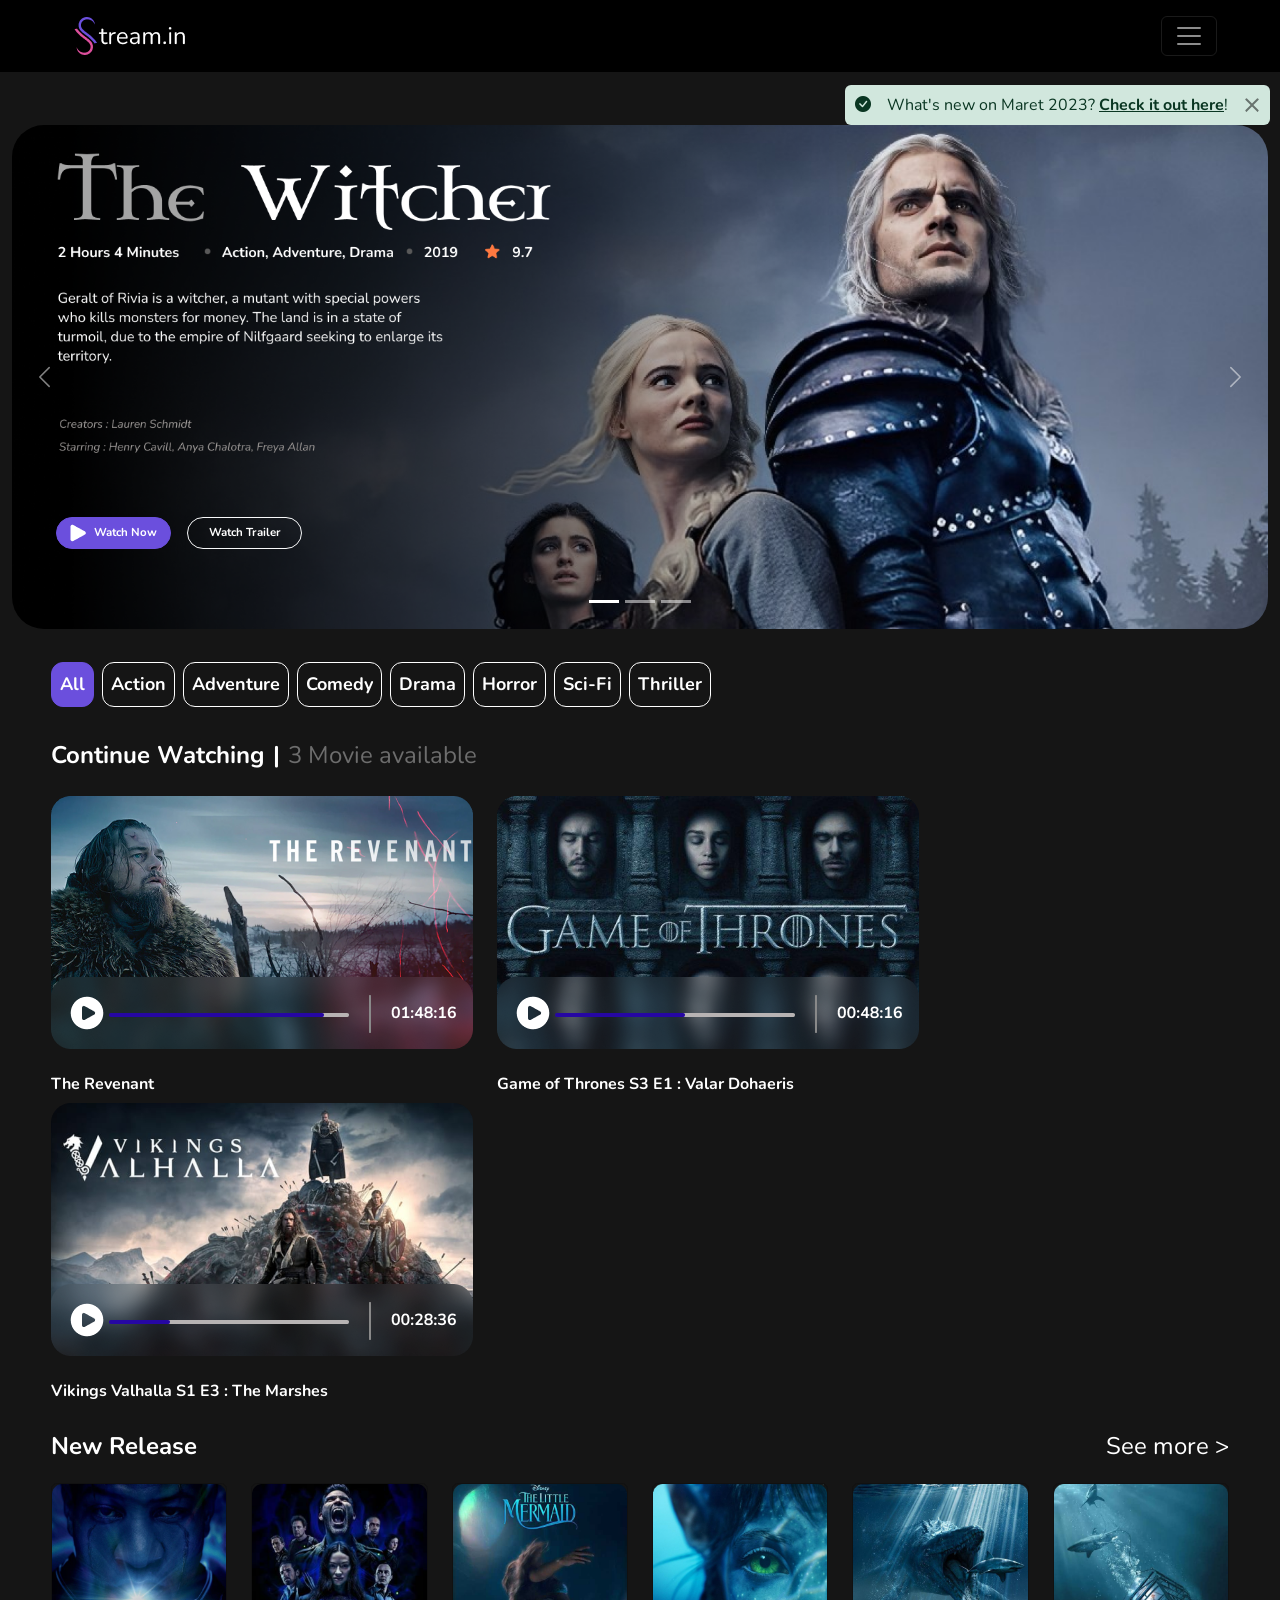
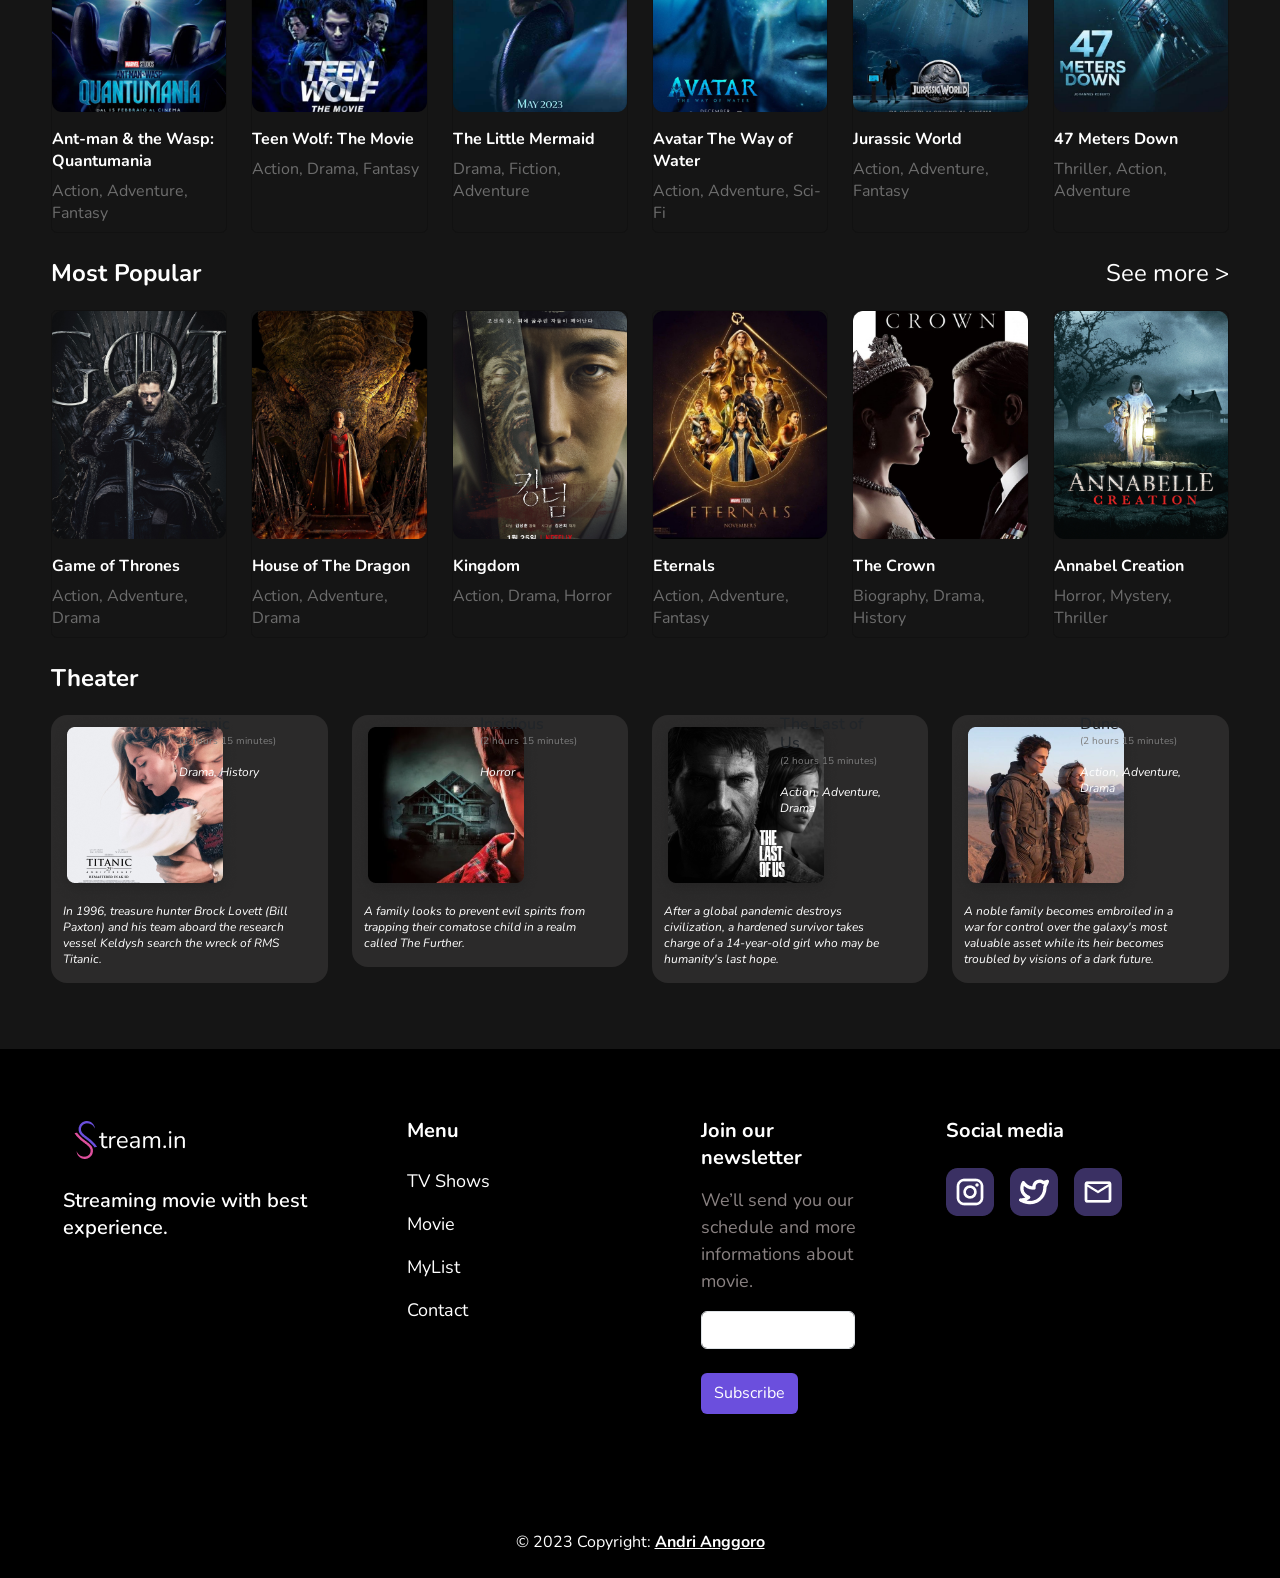
<file: index.html>
<!DOCTYPE html>
<html lang="en">
<head>
    <meta charset="UTF-8">
    <meta http-equiv="X-UA-Compatible" content="IE=edge">
    <meta name="viewport" content="width=device-width, initial-scale=1.0">
    <title>Stream.in</title>
    <link rel="icon" type="image/x-icon" href="./assets/images/icon.png">
    <link rel="stylesheet" href="./assets/css/styles.css">

    <link rel="stylesheet" href="./assets/css/responsive.css">
    <script src="./assets/javascript/index.js" defer></script>

    <link href="https://cdn.jsdelivr.net/npm/bootstrap@5.3.0-alpha1/dist/css/bootstrap.min.css" 
        rel="stylesheet" 
        integrity="sha384-GLhlTQ8iRABdZLl6O3oVMWSktQOp6b7In1Zl3/Jr59b6EGGoI1aFkw7cmDA6j6gD" 
        crossorigin="anonymous">
    <script src="https://cdn.jsdelivr.net/npm/bootstrap@5.3.0-alpha1/dist/js/bootstrap.bundle.min.js" 
        integrity="sha384-w76AqPfDkMBDXo30jS1Sgez6pr3x5MlQ1ZAGC+nuZB+EYdgRZgiwxhTBTkF7CXvN" 
        crossorigin="anonymous"></script>

    <link rel="preconnect" href="https://fonts.googleapis.com">
    <link rel="preconnect" href="https://fonts.gstatic.com" crossorigin>
    <link href="https://fonts.googleapis.com/css2?family=Nunito:ital,wght@0,400;0,700;1,400&family=Open+Sans:wght@700&display=swap" 
        rel="stylesheet">

    <link rel="preconnect" href="https://fonts.googleapis.com">
    <link rel="preconnect" href="https://fonts.gstatic.com" crossorigin>
    <link href="https://fonts.googleapis.com/css2?family=Cardo:wght@700&display=swap" rel="stylesheet">

    <link rel="stylesheet" href="https://cdn.jsdelivr.net/npm/bootstrap-icons@1.10.3/font/bootstrap-icons.css">
</head>
<body id="mainpage" class="home-page">
    <!-- Navbar -->
    <nav id="mainnavbar" class="navbar navbar-expand-xxl  navbar-dark fixed-top">
      <div class="container-fluid">
        <a class="navbar-brand text-white" href="#"><img src="./assets/images/logo2.png" alt="logo"></a>
        <button class="navbar-toggler" type="button" data-bs-toggle="collapse" data-bs-target="#navbarSupportedContent" aria-controls="navbarSupportedContent" aria-expanded="false" aria-label="Toggle navigation">
          <span class="navbar-toggler-icon "></span>
        </button>
        <div class="collapse navbar-collapse" id="navbarSupportedContent">
          <ul class="navbar-nav me-auto mb-2 mb-lg-0">
            <li class="nav-item">
              <a class="nav-link active text-white" aria-current="page" href="./index.html">Home</a>
            </li>
            <li class="nav-item">
              <a class="nav-link text-white" href="./tv-shows.html">TV Shows</a>
            </li>
            <li class="nav-item">
              <a class="nav-link text-white" href="./movie.html">Movie</a>
            </li>
            <li class="nav-item">
              <a class="nav-link text-white" href="#" data-bs-toggle="modal" data-bs-target="#modalContactUs">Contact Us</a>
            </li>
          </ul>
          <div class="d-flex justify-content-center align-items-center gap-5">
            <form class="d-flex form justify-content-center align-items-center bg-dark" role="search">
              <input class="form-control bg-dark me-2 text-white" type="search" placeholder="Search" aria-label="Search">
              <button class="btn-search" type="submit">
                <i class="bi bi-search"></i>
              </button>
            </form>
            <div  class="btn-navbar d-flex justify-content-center align-items-center gap-4">
              <div id="buttonnavbar" class="d-flex">
                <span id="light"  class="text-white">Light</span>
                <div class="form-check form-switch">
                  <input id="switch-dark" class="form-check-input" type="checkbox" role="switch" checked>
                </div>
                <span id="dark" class="text-white">Dark</span>
              </div>
              <a href="./signup.html"><button type="button" class="btn btn-outline-primary">Sign Up</button></a>
              <a href="./signin.html"><button type="button" class="btn btn-primary">Sign In</button></a>
            </div>
          </div>
        </div>
      </div>
    </nav>
    <!-- Navbar -->
    <!-- Alert -->
    <div class="body-alert">
      <div class="alert alert-success alert-dismissible fade show d-flex align-items-center justify-content-center position-fixed gap-3 alert-new" role="alert">
        <i class="bi bi-check-circle-fill"></i>
        <span class="d-block">What's new on Maret 2023?<a href="./new-release.html" class="alert-link ms-1">Check it out here</a>!</span>
        <button type="button" class="btn-close bg-transparent" data-bs-dismiss="alert" aria-label="Close" style="position: relative; padding: 0;"></button>
      </div>
    </div>
    <!-- Alert -->
    <!-- Body Content Home -->
    <div class="body-content-carousel">
      <div class="container-fluid">
        <div id="carouselExampleIndicators" class="carousel slide" data-bs-ride="carousel"> 
          <div class="carousel-indicators">
            <button type="button" data-bs-target="#carouselExampleIndicators" data-bs-slide-to="0" class="active" aria-current="true" aria-label="Slide 1"></button>
            <button type="button" data-bs-target="#carouselExampleIndicators" data-bs-slide-to="1" aria-label="Slide 2"></button>
            <button type="button" data-bs-target="#carouselExampleIndicators" data-bs-slide-to="2" aria-label="Slide 3"></button>
          </div>
          <div class="carousel-inner">
            <div class="carousel-item active" data-bs-interval="4000">
              <img src="./assets/images/img-carousel-new1.png" class="d-block w-100 rounded-5" alt="img-carousel1">
              <div class="carousel-btn d-flex align-items-center gap-3">
                <a class="watch-now" href="./streaming.html">
                  <button type="button" class="btn btn-primary carousel-btn-play d-flex justify-content-center align-items-center gap-2">
                    <img class="w-auto" src="./assets/images/btn-watch.png" alt=""><span>Watch Now </span>
                  </button>
                </a>
                <div class="trailer">
                  <button type="button" class="btn btn-outline-light btn-trailer d-flex justify-content-center align-items-center gap-2" data-bs-toggle="modal" data-bs-target="#modal-Thewitcher">
                    <span>Watch Trailer</span>
                  </button>
                </div>
              </div>
            </div>
            <div class="carousel-item" data-bs-interval="4000">
              <img src="./assets/images/img-carousel-new2.png" class="d-block w-100 rounded-5" alt="img-carousel2">
              <div class="carousel-btn d-flex align-items-center gap-3">
                <a class="watch-now" href="./streaming.html">
                  <button type="button" class="btn btn-primary carousel-btn-play d-flex justify-content-center align-items-center gap-2">
                    <img class="w-auto" src="./assets/images/btn-watch.png" alt=""><span>Watch Now </span>
                  </button>
                </a>
                <div class="trailer">
                  <button type="button" class="btn btn-outline-light btn-trailer d-flex justify-content-center align-items-center gap-2" data-bs-toggle="modal" data-bs-target="#modal-Vikingsvalhalla">
                    <span>Watch Trailer</span>
                  </button>
                </div>
              </div>
            </div>
            <div class="carousel-item" data-bs-interval="4000">
              <img src="./assets/images/img-carousel-new3.png" class="d-block w-100 rounded-5" alt="img-carousel3">
              <div class="carousel-btn d-flex align-items-center gap-3">
                <a class="watch-now" href="./streaming.html">
                  <button type="button" class="btn btn-primary carousel-btn-play d-flex justify-content-center align-items-center gap-2">
                    <img class="w-auto" src="./assets/images/btn-watch.png" alt=""><span>Watch Now </span>
                  </button>
                </a>
                <div class="trailer">
                  <button type="button" class="btn btn-outline-light btn-trailer d-flex justify-content-center align-items-center gap-2" data-bs-toggle="modal" data-bs-target="#modal-Gameofthrones">
                    <span>Watch Trailer</span>
                  </button>
                </div>
              </div>
            </div>
          </div>
          <button class="carousel-control-prev" type="button" data-bs-target="#carouselExampleIndicators" data-bs-slide="prev">
            <span class="carousel-control-prev-icon" aria-hidden="true"></span>
            <span class="visually-hidden">Previous</span>
          </button>
          <button class="carousel-control-next" type="button" data-bs-target="#carouselExampleIndicators" data-bs-slide="next">
            <span class="carousel-control-next-icon" aria-hidden="true"></span>
            <span class="visually-hidden">Next</span>
          </button>
        </div>
      </div>
    </div>
    <div class="body-content-home">
      <!-- button genre -->
      <nav class="navbar navbar-expand-lg navbar-dark select-genre">
        <div class="container-fluid">
          <button class="navbar-toggler" type="button" data-bs-toggle="collapse" data-bs-target="#selectGenre" aria-controls="selectGenre" aria-expanded="false" aria-label="Toggle navigation">
            <span class="navbar-toggler-icon"></span>
          </button>
          <div class="collapse navbar-collapse" id="selectGenre">
            <ul class="navbar-nav me-auto mb-2 mb-lg-0 gap-2">
              <li  class="nav-item select-genre-all">
                <a class="nav-link" aria-current="page" href="#">All</a>
              </li>
              <li id="mainbtngenre" class="nav-item select-genre-item">
                <a id="textbtngenre" class="nav-link" href="#">Action</a>
              </li>
              <li class="nav-item select-genre-item">
                <a class="nav-link" href="#">Adventure</a>
              </li>
              <li class="nav-item select-genre-item">
                <a class="nav-link" href="#">Comedy</a>
              </li>
              <li  class="nav-item select-genre-item">
                <a class="nav-link" href="#">Drama</a>
              </li>
              <li  class="nav-item select-genre-item">
                <a class="nav-link" href="#">Horror</a>
              </li>
              <li class="nav-item select-genre-item">
                <a class="nav-link" href="#">Sci-Fi</a>
              </li>
              <li class="nav-item select-genre-item">
                <a class="nav-link" href="#">Thriller</a>
              </li>
            </ul>
          </div>
        </div>
      </nav>
      <!-- Button Genre -->
      <!-- Continue Watching -->
      <div class="continue-watching" >
        <div class="continue d-flex gap-2">
          <span class="text-continue">Continue Watching</span>
          <span class="text-continue">|</span>
          <span>3 Movie available</span>
        </div>
        <div class="text-left">
          <div class="row row-cols-auto">
            <div class="col continue-title"><img src="./assets/images/img-continue1.png" alt=""><h6>The Revenant</h6></div>
            <div class="col continue-title"><img src="./assets/images/img-continue2.png" alt=""><h6>Game of Thrones S3 E1 : Valar Dohaeris</h6></div>
            <div class="col continue-title"><img src="./assets/images/img-continue3.png" alt=""><h6>Vikings Valhalla S1 E3 : The Marshes</h6></div>
          </div>
        </div>
      </div>
      <!-- Continue Watching -->
      <!-- New Release -->
      <div class="card-release">
        <div class="card-content d-flex justify-content-between">
          <span class="card-content-text">New Release</span>
          <span class="see-more"><a href="./new-release.html">See more ></a></span>
        </div>
        <div class="row row-cols-1 row-cols-sm-2 row-cols-md-3 row-cols-xl-6 g-4 mb-4">
          <div class="col body-card-content">
            <div class="card">
              <img src="./assets/images/img-release1.png" class="card-img-top" alt="img-release1">
              <div class="card-img-overlay d-flex justify-content-center align-items-center">
                <button type="button" class="btn btn-primary" data-bs-toggle="modal" data-bs-target="#modal-Antman">
                <i class="bi bi-play-circle"></i>
              </div>
              <div class="card-body card-content-title">
                <h6 class="card-title">Ant-man & the Wasp: Quantumania</h6>
                <h6 class="h6-genre">Action, Adventure, Fantasy</h6>
              </div>
            </div>
          </div>
          <div class="col body-card-content">
            <div class="card">
              <img src="./assets/images/img-release2.png" class="card-img-top" alt="img-release2">
              <div class="card-img-overlay d-flex justify-content-center align-items-center">
                <button type="button" class="btn btn-primary" data-bs-toggle="modal" data-bs-target="#modal-Teenwolf">
                <i class="bi bi-play-circle"></i>
              </div>
              <div class="card-body card-content-title">
                <h6 class="card-title">Teen Wolf: The Movie</h6>
                <h6 class="h6-genre">Action, Drama, Fantasy</h6>
              </div>
            </div>
          </div>
          <div class="col body-card-content">
            <div class="card">
              <img src="./assets/images/img-release3.png" class="card-img-top" alt="img-release3">
              <div class="card-img-overlay d-flex justify-content-center align-items-center">
                <button type="button" class="btn btn-primary" data-bs-toggle="modal" data-bs-target="#modal-Thelittlemermaid">
                <i class="bi bi-play-circle"></i>
              </div>
              <div class="card-body card-content-title">
                <h6 class="card-title">The Little Mermaid</h6>
                <h6 class="h6-genre">Drama, Fiction, Adventure</h6>
              </div>
            </div>
          </div>
          <div class="col body-card-content">
            <div class="card">
              <img src="./assets/images/img-release4.png" class="card-img-top" alt="img-release4">
              <div class="card-img-overlay d-flex justify-content-center align-items-center">
                <button type="button" class="btn btn-primary" data-bs-toggle="modal" data-bs-target="#modal-Avatar">
                <i class="bi bi-play-circle"></i>
              </div>
              <div class="card-body card-content-title">
                <h6 class="card-title">Avatar The Way of Water</h6>
                <h6 class="h6-genre">Action, Adventure, Sci-Fi</h6>
              </div>
            </div>
          </div>
          <div class="col body-card-content">
            <div class="card">
              <img src="./assets/images/img-release5.png" class="card-img-top" alt="img-release5">
              <div class="card-img-overlay d-flex justify-content-center align-items-center">
                <button type="button" class="btn btn-primary" data-bs-toggle="modal" data-bs-target="#modal-Jurassicworld">
                <i class="bi bi-play-circle"></i>
              </div>
              <div class="card-body card-content-title">
                <h6 class="card-title">Jurassic World</h6>
                <h6 class="h6-genre">Action, Adventure, Fantasy</h6>
              </div>
            </div>
          </div>
          <div class="col body-card-content">
            <div class="card">
              <img src="./assets/images/img-release6.png" class="card-img-top" alt="img-release6">
              <div class="card-img-overlay d-flex justify-content-center align-items-center">
                <button type="button" class="btn btn-primary" data-bs-toggle="modal" data-bs-target="#modal-47meterdown">
                <i class="bi bi-play-circle"></i>
              </div>
              <div class="card-body card-content-title">
                <h6 class="card-title">47 Meters Down</h6>
                <h6 class="h6-genre">Thriller, Action, Adventure</h6>
              </div>
            </div>
          </div>
        </div>
      </div>
      <!-- New Release -->
      <!-- Most Popular -->
      <div class="card-most-popular">
        <div class="card-content d-flex justify-content-between">
          <span class="card-content-text">Most Popular</span>
          <span class="see-more"><a href="./most-popular.html">See more ></a></span>
        </div>
        <div class="row row-cols-2 row-cols-sm-2 row-cols-md-3 row-cols-xl-6 g-4 mb-4">
          <div class="col body-card-content">
            <div class="card">
              <img src="./assets/images/img-popular1.png" class="card-img-top" alt="img-popular1">
              <div class="card-img-overlay d-flex justify-content-center align-items-center">
                <button type="button" class="btn btn-primary" data-bs-toggle="modal" data-bs-target="#modal-Gameofthrones">
                <i class="bi bi-play-circle"></i>
              </div>
              <div class="card-body card-content-title">
                <h6 class="card-title">Game of Thrones</h6>
                <h6 class="h6-genre">Action, Adventure, Drama</h6>
              </div>
            </div>
          </div>
          <div class="col body-card-content">
            <div class="card">
              <img src="./assets/images/img-popular2.png" class="card-img-top" alt="img-popular2">
              <div class="card-img-overlay d-flex justify-content-center align-items-center">
                <button type="button" class="btn btn-primary" data-bs-toggle="modal" data-bs-target="#modal-Houseofthedragon">
                <i class="bi bi-play-circle"></i>
              </div>
              <div class="card-body card-content-title">
                <h6 class="card-title">House of The Dragon</h6>
                <h6 class="h6-genre">Action, Adventure, Drama</h6>
              </div>
            </div>
          </div>
          <div class="col body-card-content">
            <div class="card">
              <img src="./assets/images/img-popular3.png" class="card-img-top" alt="img-popular3">
              <div class="card-img-overlay d-flex justify-content-center align-items-center">
                <button type="button" class="btn btn-primary" data-bs-toggle="modal" data-bs-target="#modal-Kingdom">
                <i class="bi bi-play-circle"></i>
              </div>
              <div class="card-body card-content-title">
                <h6 class="card-title">Kingdom</h6>
                <h6 class="h6-genre">Action, Drama, Horror</h6>
              </div>
            </div>
          </div>
          <div class="col body-card-content">
            <div class="card">
              <img src="./assets/images/img-popular4.png" class="card-img-top" alt="img-popular4">
              <div class="card-img-overlay d-flex justify-content-center align-items-center">
                <button type="button" class="btn btn-primary" data-bs-toggle="modal" data-bs-target="#modal-Eternals">
                <i class="bi bi-play-circle"></i>
              </div>
              <div class="card-body card-content-title">
                <h6 class="card-title">Eternals</h6>
                <h6 class="h6-genre">Action, Adventure, Fantasy</h6>
              </div>
            </div>
          </div>
          <div class="col body-card-content">
            <div class="card">
              <img src="./assets/images/img-popular5.png" class="card-img-top" alt="img-popular5">
              <div class="card-img-overlay d-flex justify-content-center align-items-center">
                <button type="button" class="btn btn-primary" data-bs-toggle="modal" data-bs-target="#modal-Thecrown">
                <i class="bi bi-play-circle"></i>
              </div>
              <div class="card-body card-content-title">
                <h6 class="card-title">The Crown</h6>
                <h6 class="h6-genre">Biography, Drama, History</h6>
              </div>
            </div>
          </div>
          <div class="col body-card-content">
            <div class="card">
              <img src="./assets/images/img-popular6.png" class="card-img-top" alt="img-popular6">
              <div class="card-img-overlay d-flex justify-content-center align-items-center">
                <button type="button" class="btn btn-primary" data-bs-toggle="modal" data-bs-target="#modal-Annabelle">
                <i class="bi bi-play-circle"></i>
              </div>
              <div class="card-body card-content-title">
                <h6 class="card-title">Annabel Creation</h6>
                <h6 class="h6-genre">Horror, Mystery, Thriller</h6>
              </div>
            </div>
          </div>
        </div>
      </div>
      <!-- Most Popular -->
      <!-- Theater -->
      <div class="theater">
        <div class="card-content d-flex justify-content-between">
          <span class="card-content-text">Theater</span>
        </div>
        <div class="row row-cols-1 row-cols-sm-2 row-cols-md-2 row-cols-lg-4 g-4 mb-4 body-theater">
          <div class="theater-card card mb-3" style="max-width: auto; height: 100%; border: none;">
            <div class="row g-0" style="border: none; border-radius: 16px;">
              <div class="col-md-5 ">
                <img style="width: 156px height 156px;" src="./assets/images/img-theater1.png" class="rounded-start float-start" alt="...">
              </div>
              <div class="col-md-5">
                <div class="theater-card-body">
                  <h6 class="card-title">Titanic</h6>
                  <p class="card-textWaktu">(2 hours 15 minutes)</p>
                  <p class="card-textGenre">Drama, History</p> 
                </div>
              </div>
              <div class="row" >
                <p>In 1996, treasure hunter Brock Lovett (Bill Paxton) and his team aboard the research vessel Keldysh search the wreck of RMS Titanic.</p>
              </div>
            </div>
          </div>
          <div class="theater-card  card mb-3" style="max-width: auto; max-height: 100%; border: none;">
            <div class="row g-0" style="border: none; border-radius: 16px;">
              <div class="col-md-5 ">
                <img style="width: 156px height 156px;" src="./assets/images/img-theater2.png" class="rounded-start float-start" alt="...">
              </div>
              <div class="col-md-5">
                <div class="theater-card-body">
                  <h6 class="card-title">Insidious</h6>
                  <p class="card-textWaktu">(2 hours 15 minutes)</p>
                  <p class="card-textGenre">Horror</p> 
                </div>
              </div>
              <div class="row" >
                <p>A family looks to prevent evil spirits from trapping their comatose child in a realm called The Further.</p>
              </div>
            </div>
          </div>
          <div class="theater-card  card mb-3" style="max-width: auto; height: 100%; border: none;">
            <div class="row g-0" style="border: none; border-radius: 16px;">
              <div class="col-md-5 ">
                <img style="width: 156px height 156px;" src="./assets/images/img-theater3.png" class="rounded-start float-start" alt="...">
              </div>
              <div class="col-md-5">
                <div class="theater-card-body">
                  <h6 class="card-title">The Last of Us</h6>
                  <p class="card-textWaktu">(2 hours 15 minutes)</p>
                  <p class="card-textGenre">Action, Adventure, Drama</p> 
                </div>
              </div>
              <div class="row" >
                <p>After a global pandemic destroys civilization, a hardened survivor takes charge of a 14-year-old girl who may be humanity's last hope.</p>
              </div>
            </div>
          </div>
          <div class="theater-card  card mb-3" style="max-width: auto; height: 100%; border: none;">
            <div class="row g-0" style="border: none; border-radius: 16px;">
              <div class="col-md-5 ">
                <img style="width: 156px height 156px;" src="./assets/images/img-theater4.png" class="rounded-start float-start" alt="...">
              </div>
              <div class="col-md-5">
                <div class="theater-card-body">
                  <h6 class="card-title">Dune</h6>
                  <p class="card-textWaktu">(2 hours 15 minutes)</p>
                  <p class="card-textGenre">Action, Adventure, Drama</p> 
                </div>
              </div>
              <div class="row" >
                <p>A noble family becomes embroiled in a war for control over the galaxy's most valuable asset while its heir becomes troubled by visions of a dark future.</p>
              </div>
            </div>
          </div>
        </div>
      </div>
      <!-- Theater -->
    </div>
    <!-- Body Content Home -->

    <!-- Modal New Release -->
    <!-- Modal Content Ant-man & The Was -->
    <div class="modal fade" id="modal-Antman" tabindex="-1" aria-labelledby="exampleModalLabel" aria-hidden="true">
      <div class="modal-dialog modal-dialog-centered modal-xl">
        <div class="modal-content detail-content">
          <div class="modal-body detail-body">
            <div class="row detail-row">
              <div class="img-modal col-md d-flex justify-content-center">
                <iframe width="580" height="360" src="https://www.youtube.com/embed/QbZqS2pvEmQ" title="YouTube video player" 
                frameborder="0" allow="accelerometer; autoplay; clipboard-write; encrypted-media; gyroscope; picture-in-picture; web-share" 
                allowfullscreen></iframe>
              </div>
              <div class="content-modal col-md">
                <div class="header-modal d-flex justify-content-between" data-bs-theme="dark">
                  <h3 class="detail-title">Ant-man & The Wasp: Quantumania</h3>
                  <button type="button" class="btn-close" data-bs-dismiss="modal" aria-label="Close"></button>
                </div>
                <div class="content-genre d-flex gap-3">
                  <span>Action</span>
                  <span>Adventure</span>
                  <span>Comedy</span>
                </div>
                <div class="content-spec">
                  <img src="./assets/images/titik.png" alt="point">
                  <span>2023</span>
                  <img src="./assets/images/titik.png" alt="point">
                  <span>2 Hours 4 Minutes</span>
                  <img class="modal-rating" src="./assets/images/rating.png" alt="rating">
                  <span>6.4</span>
                </div>
                <div class="content-synopsis">
                  <p>Scott Lang and Hope Van Dyne, along with Hank Pym and Janet Van Dyne, explore the Quantum Realm, 
                  where they interact with strange creatures and embark on an adventure that goes beyond the limits of what they thought was possible.</p>
                </div>
                <div class="content-writers">
                  <div class="row detail-row">
                    <div class="column1 col-sm-3"><span>Directors</span></div>
                    <div class="column2 col-sm-9"><span>Peyton Reed</span></div>
                  </div>
                  <div class="row detail-row">
                    <div class="column1 col-sm-3"><span>Writers</span></div>
                    <div class="column2  col-sm-9"><span>Jeff Loveness, Stan Lee, Larry Lieber</span></div>
                  </div>
                  <div class="row detail-row">
                    <div class="column1 col-sm-3"><span>Stars</span></div>
                    <div class="column2  col-sm-9"><span>Paul Rudd, Evangeline Lilly, Michael Douglas</span></div>
                  </div>
                </div>
                <div class="modal-watch row d-flex gap-4">
                  <div class="col-sm-7 d-flex gap-3">
                    <img src="./assets/images/img-modal-add.png" alt="">
                    <img src="./assets/images/img-modal-love.png" alt="">
                    <img src="./assets/images/img-modal-share.png" alt="">
                  </div>
                  <div class="btn-watch col-sm">
                    <a href="./streaming.html">
                      <button type="button" class="btn btn-primary d-flex justify-content-center align-items-center gap-2 btn-watch-now">
                        <img src="./assets/images/btn-watch.png" alt="">
                        <span>Watch Now</span>
                      </button>
                    </a>
                  </div>
                </div>
              </div>
            </div>
          </div>
        </div>
      </div>
    </div>
    <!-- Modal Content Ant-man & The Was -->
    <!-- Modal Conten Teen Wolf: The Movie -->
    <div class="modal fade" id="modal-Teenwolf" tabindex="-1" aria-labelledby="exampleModalLabel" aria-hidden="true">
      <div class="modal-dialog modal-dialog-centered modal-xl">
        <div class="modal-content detail-content">
          <div class="modal-body detail-body">
            <div class="row detail-row">
              <div class="img-modal col-md d-flex justify-content-center">
                <iframe width="580" height="360" src="https://www.youtube.com/embed/1y3rflTTjeI" title="YouTube video player" 
                frameborder="0" allow="accelerometer; autoplay; clipboard-write; encrypted-media; gyroscope; picture-in-picture; web-share" 
                allowfullscreen></iframe>
              </div>
              <div class="content-modal col-md">
                <div class="header-modal d-flex justify-content-between" data-bs-theme="dark">
                  <h3 class="detail-title">Teen Wolf: The Movie</h3>
                  <button type="button" class="btn-close" data-bs-dismiss="modal" aria-label="Close"></button>
                </div>
                <div class="content-genre d-flex gap-3">
                  <span>Action</span>
                  <span>Drama</span>
                  <span>Fantasy</span>
                </div>
                <div class="content-spec">
                  <img src="./assets/images/titik.png" alt="point">
                  <span>18+</span>
                  <img src="./assets/images/titik.png" alt="point">
                  <span>2023</span>
                  <img src="./assets/images/titik.png" alt="point">
                  <span>2 Hours 20 Minutes</span>
                  <img class="modal-rating" src="./assets/images/rating.png" alt="rating">
                  <span>5.6</span>
                </div>
                <div class="content-synopsis">
                  <p>A terrifying evil has emerged. The wolves howl once again, but only a Werewolf like Scott McCall, 
                  can gather both new allies and reunite trusted friends to fight back against what could be the most powerful and deadliest enemy.</p>
                </div>
                <div class="content-writers">
                  <div class="row detail-row">
                    <div class="column1 col-sm-3"><span>Directors</span></div>
                    <div class="column2 col-sm-9"><span>Russell Mulcahy</span></div>
                  </div>
                  <div class="row detail-row">
                    <div class="column1 col-sm-3"><span>Writers</span></div>
                    <div class="column2  col-sm-9"><span>Jeff Davis, Will Wallace, Joseph P. Genier</span></div>
                  </div>
                  <div class="row detail-row">
                    <div class="column1 col-sm-3"><span>Stars</span></div>
                    <div class="column2  col-sm-9"><span>Tyler Posey, Crystal Reed, Holland Roden</span></div>
                  </div>
                </div>
                <div class="modal-watch row d-flex gap-4">
                  <div class="col-sm-7 d-flex gap-3">
                    <img src="./assets/images/img-modal-add.png" alt="">
                    <img src="./assets/images/img-modal-love.png" alt="">
                    <img src="./assets/images/img-modal-share.png" alt="">
                  </div>
                  <div class="btn-watch col-sm">
                    <a href="./streaming.html">
                      <button type="button" class="btn btn-primary d-flex justify-content-center align-items-center gap-2 btn-watch-now">
                        <img src="./assets/images/btn-watch.png" alt="">
                        <span>Watch Now</span>
                      </button>
                    </a>
                  </div>
                </div>
              </div>
            </div>
          </div>
        </div>
      </div>
    </div>
    <!-- Modal Conten Teen Wolf: The Movie -->
    <!-- Modal Conten The Little Mermaid -->
    <div class="modal fade" id="modal-Thelittlemermaid" tabindex="-1" aria-labelledby="exampleModalLabel" aria-hidden="true">
      <div class="modal-dialog modal-dialog-centered modal-xl">
        <div class="modal-content detail-content">
          <div class="modal-body detail-body">
            <div class="row detail-row">
              <div class="img-modal col-md d-flex justify-content-center">
                <iframe width="580" height="360" src="https://www.youtube.com/embed/kpGo2_d3oYE" title="YouTube video player" 
                frameborder="0" allow="accelerometer; autoplay; clipboard-write; encrypted-media; gyroscope; picture-in-picture; web-share" 
                allowfullscreen></iframe>
              </div>
              <div class="content-modal col-md">
                <div class="header-modal d-flex justify-content-between" data-bs-theme="dark">
                  <h3 class="detail-title">The Little Mermaid</h3>
                  <button type="button" class="btn-close" data-bs-dismiss="modal" aria-label="Close"></button>
                </div>
                <div class="content-genre d-flex gap-3">
                  <span>Adventure</span>
                  <span>Family</span>
                  <span>Fantasy</span>
                </div>
                <div class="content-spec">
                  <img src="./assets/images/titik.png" alt="point">
                  <span>2023</span>
                  <img src="./assets/images/titik.png" alt="point">
                  <span>2 Hours 20 Minutes</span>
                  <img class="modal-rating" src="./assets/images/rating.png" alt="rating">
                  <span>5.6</span>
                </div>
                <div class="content-synopsis">
                  <p>A young mermaid makes a deal with a sea witch to trade her beautiful voice for human legs so she can discover 
                  the world above water and impress a prince.</p>
                </div>
                <div class="content-writers">
                  <div class="row detail-row">
                    <div class="column1 col-sm-3"><span>Directors</span></div>
                    <div class="column2 col-sm-9"><span>Rob Marshall</span></div>
                  </div>
                  <div class="row detail-row">
                    <div class="column1 col-sm-3"><span>Writers</span></div>
                    <div class="column2  col-sm-9"><span>David Magee, Rob Marshall, John Deluca</span></div>
                  </div>
                  <div class="row detail-row">
                    <div class="column1 col-sm-3"><span>Stars</span></div>
                    <div class="column2  col-sm-9"><span>Halle Bailey, Jonah Hauer-King, Melissa McCarthy</span></div>
                  </div>
                </div>
                <div class="modal-watch row d-flex gap-4">
                  <div class="col-sm-7 d-flex gap-3">
                    <img src="./assets/images/img-modal-add.png" alt="">
                    <img src="./assets/images/img-modal-love.png" alt="">
                    <img src="./assets/images/img-modal-share.png" alt="">
                  </div>
                  <div class="btn-watch col-sm">
                    <a href="./streaming.html">
                      <button type="button" class="btn btn-primary d-flex justify-content-center align-items-center gap-2 btn-watch-now">
                        <img src="./assets/images/btn-watch.png" alt="">
                        <span>Watch Now</span>
                      </button>
                    </a>
                  </div>
                </div>
              </div>
            </div>
          </div>
        </div>
      </div>
    </div>
    <!-- Modal Conten The Little Mermaid -->
    <!-- Modal Content Avatar -->
    <div class="modal fade" id="modal-Avatar" tabindex="-1" aria-labelledby="exampleModalLabel" aria-hidden="true">
      <div class="modal-dialog modal-dialog-centered modal-xl">
        <div class="modal-content detail-content">
          <div class="modal-body detail-body">
            <div class="row detail-row">
              <div class="img-modal col-md d-flex justify-content-center">
                <iframe width="580" height="360" src="https://www.youtube.com/embed/o5F8MOz_IDw" title="YouTube video player" 
                frameborder="0" allow="accelerometer; autoplay; clipboard-write; encrypted-media; gyroscope; picture-in-picture; web-share" 
                allowfullscreen></iframe>
              </div>
              <div class="content-modal col-md">
                <div class="header-modal d-flex justify-content-between" data-bs-theme="dark">
                  <h3 class="detail-title">Avatar The Way of Water</h3>
                  <button type="button" class="btn-close" data-bs-dismiss="modal" aria-label="Close"></button>
                </div>
                <div class="content-genre d-flex gap-3">
                  <span>Action</span>
                  <span>Adventure</span>
                  <span>Fantasy</span>
                </div>
                <div class="content-spec">
                  <img src="./assets/images/titik.png" alt="point">
                  <span>2023</span>
                  <img src="./assets/images/titik.png" alt="point">
                  <span>3 Hours 2 Minutes</span>
                  <img class="modal-rating" src="./assets/images/rating.png" alt="rating">
                  <span>9.8</span>
                </div>
                <div class="content-synopsis">
                  <p>Jake Sully lives with his newfound family formed on the extrasolar moon Pandora. 
                    Once a familiar threat returns to finish what was previously started, 
                    Jake must work with Neytiri and the army of the Na'vi race to protect their home.</p>
                </div>
                <div class="content-writers">
                  <div class="row detail-row">
                    <div class="column1 col-sm-3"><span>Directors</span></div>
                    <div class="column2 col-sm-9"><span>James Cameron</span></div>
                  </div>
                  <div class="row detail-row">
                    <div class="column1 col-sm-3"><span>Writers</span></div>
                    <div class="column2  col-sm-9"><span>James Cameron, Rick Jaffa, Amanda Silver</span></div>
                  </div>
                  <div class="row detail-row">
                    <div class="column1 col-sm-3"><span>Stars</span></div>
                    <div class="column2  col-sm-9"><span>Sam Worthington, Sigourney Weaver, Zoe Saldana, Stephen Lang, Kate Winslet, Cliff Curtis</span></div>
                  </div>
                </div>
                <div class="modal-watch row d-flex gap-4">
                  <div class="col-sm-7 d-flex gap-3">
                    <img src="./assets/images/img-modal-add.png" alt="">
                    <img src="./assets/images/img-modal-love.png" alt="">
                    <img src="./assets/images/img-modal-share.png" alt="">
                  </div>
                  <div class="btn-watch col-sm">
                    <a href="./streaming.html">
                      <button type="button" class="btn btn-primary d-flex justify-content-center align-items-center gap-2 btn-watch-now">
                        <img src="./assets/images/btn-watch.png" alt="">
                        <span>Watch Now</span>
                      </button>
                    </a>
                  </div>
                </div>
              </div>
            </div>
          </div>
        </div>
      </div>
    </div>
    <!-- Modal Content Avatar-->
    <!-- Modal Content Jurassic World -->
    <div class="modal fade" id="modal-Jurassicworld" tabindex="-1" aria-labelledby="exampleModalLabel" aria-hidden="true">
      <div class="modal-dialog modal-dialog-centered modal-xl">
        <div class="modal-content detail-content">
          <div class="modal-body detail-body">
            <div class="row detail-row">
              <div class="img-modal col-md d-flex justify-content-center">
                <iframe width="580" height="360" src="https://www.youtube.com/embed/RFinNxS5KN4" title="YouTube video player" 
                frameborder="0" allow="accelerometer; autoplay; clipboard-write; encrypted-media; gyroscope; picture-in-picture; web-share" 
                allowfullscreen></iframe>
              </div>
              <div class="content-modal col-md">
                <div class="header-modal d-flex justify-content-between" data-bs-theme="dark">
                  <h3 class="detail-title">Jurassic World</h3>
                  <button type="button" class="btn-close" data-bs-dismiss="modal" aria-label="Close"></button>
                </div>
                <div class="content-genre d-flex gap-3">
                  <span>Action</span>
                  <span>Adventure</span>
                  <span>Sci-Fi</span>
                </div>
                <div class="content-spec">
                  <img src="./assets/images/titik.png" alt="point">
                  <span>2015</span>
                  <img src="./assets/images/titik.png" alt="point">
                  <span>2 Hours 4 Minutes</span>
                  <img class="modal-rating" src="./assets/images/rating.png" alt="rating">
                  <span>6.9</span>
                </div>
                <div class="content-synopsis">
                  <p>A new theme park, built on the original site of Jurassic Park, creates a genetically modified hybrid dinosaur, 
                  the Indominus Rex, which escapes containment and goes on a killing spree.</p>
                </div>
                <div class="content-writers">
                  <div class="row detail-row">
                    <div class="column1 col-sm-3"><span>Directors</span></div>
                    <div class="column2 col-sm-9"><span>Colin Trevorrow</span></div>
                  </div>
                  <div class="row detail-row">
                    <div class="column1 col-sm-3"><span>Writers</span></div>
                    <div class="column2  col-sm-9"><span>Rick Jaffa, Amanda Silver, Colin Trevorrow</span></div>
                  </div>
                  <div class="row detail-row">
                    <div class="column1 col-sm-3"><span>Stars</span></div>
                    <div class="column2  col-sm-9"><span>Chris Pratt, Bryce Dallas Howard, Ty Simpkins</span></div>
                  </div>
                </div>
                <div class="modal-watch row d-flex gap-4">
                  <div class="col-sm-7 d-flex gap-3">
                    <img src="./assets/images/img-modal-add.png" alt="">
                    <img src="./assets/images/img-modal-love.png" alt="">
                    <img src="./assets/images/img-modal-share.png" alt="">
                  </div>
                  <div class="btn-watch col-sm">
                    <a href="./streaming.html">
                      <button type="button" class="btn btn-primary d-flex justify-content-center align-items-center gap-2 btn-watch-now">
                        <img src="./assets/images/btn-watch.png" alt="">
                        <span>Watch Now</span>
                      </button>
                    </a>
                  </div>
                </div>
              </div>
            </div>
          </div>
        </div>
      </div>
    </div>
    <!-- Modal Content Jurassic World -->
    <!-- Modal Content 47 Meters Down -->
    <div class="modal fade" id="modal-47meterdown" tabindex="-1" aria-labelledby="exampleModalLabel" aria-hidden="true">
      <div class="modal-dialog modal-dialog-centered modal-xl">
        <div class="modal-content detail-content">
          <div class="modal-body detail-body">
            <div class="row detail-row">
              <div class="img-modal col-md d-flex justify-content-center">
                <iframe width="580" height="360" src="https://www.youtube.com/embed/ddYSGGJAKOk" title="YouTube video player" 
                frameborder="0" allow="accelerometer; autoplay; clipboard-write; encrypted-media; gyroscope; picture-in-picture; web-share" 
                allowfullscreen></iframe>
              </div>
              <div class="content-modal col-md">
                <div class="header-modal d-flex justify-content-between" data-bs-theme="dark">
                  <h3 class="detail-title">47 Meters Down</h3>
                  <button type="button" class="btn-close" data-bs-dismiss="modal" aria-label="Close"></button>
                </div>
                <div class="content-genre d-flex gap-3">
                  <span>Adventure</span>
                  <span>Drama</span>
                  <span>Horror</span>
                </div>
                <div class="content-spec">
                  <img src="./assets/images/titik.png" alt="point">
                  <span>+17</span>
                  <img src="./assets/images/titik.png" alt="point">
                  <span>2017</span>
                  <img src="./assets/images/titik.png" alt="point">
                  <span>1 Hours 29 Minutes</span>
                  <img class="modal-rating" src="./assets/images/rating.png" alt="rating">
                  <span>5.6</span>
                </div>
                <div class="content-synopsis">
                  <p>Two sisters vacationing in Mexico are trapped in a shark cage at the bottom of the ocean. 
                  With less than an hour of oxygen left and great white sharks circling nearby, they must fight to survive.</p>
                </div>
                <div class="content-writers">
                  <div class="row detail-row">
                    <div class="column1 col-sm-3"><span>Directors</span></div>
                    <div class="column2 col-sm-9"><span>Johannes Roberts</span></div>
                  </div>
                  <div class="row detail-row">
                    <div class="column1 col-sm-3"><span>Writers</span></div>
                    <div class="column2  col-sm-9"><span>Johannes Roberts, Ernest Riera</span></div>
                  </div>
                  <div class="row detail-row">
                    <div class="column1 col-sm-3"><span>Stars</span></div>
                    <div class="column2  col-sm-9"><span>Mandy Moore, Claire Holt, Matthew Modine</span></div>
                  </div>
                </div>
                <div class="modal-watch row d-flex gap-4">
                  <div class="col-sm-7 d-flex gap-3">
                    <img src="./assets/images/img-modal-add.png" alt="">
                    <img src="./assets/images/img-modal-love.png" alt="">
                    <img src="./assets/images/img-modal-share.png" alt="">
                  </div>
                  <div class="btn-watch col-sm">
                    <a href="./streaming.html">
                      <button type="button" class="btn btn-primary d-flex justify-content-center align-items-center gap-2 btn-watch-now">
                        <img src="./assets/images/btn-watch.png" alt="">
                        <span>Watch Now</span>
                      </button>
                    </a>
                  </div>
                </div>
              </div>
            </div>
          </div>
        </div>
      </div>
    </div>
    <!-- Modal Content 47 Meters Down -->
    <!-- Modal New Release -->

    <!-- Modal Most Popular -->
    <!-- Modal Content Game of thrones -->
    <div class="modal fade" id="modal-Gameofthrones" tabindex="-1" aria-labelledby="exampleModalLabel" aria-hidden="true">
      <div class="modal-dialog modal-dialog-centered modal-xl">
        <div class="modal-content detail-content">
          <div class="modal-body detail-body">
            <div class="row detail-row">
              <div class="img-modal col-md d-flex justify-content-center">
                <iframe width="560" height="315" src="https://www.youtube.com/embed/KPLWWIOCOOQ" title="YouTube video player" 
                frameborder="0" allow="accelerometer; autoplay; clipboard-write; encrypted-media; gyroscope; picture-in-picture; web-share" 
                allowfullscreen></iframe>
              </div>
              <div class="content-modal col-md">
                <div class="header-modal d-flex justify-content-between" data-bs-theme="dark">
                  <h3 class="detail-title">Game of Thrones</h3>
                  <button type="button" class="btn-close" data-bs-dismiss="modal" aria-label="Close"></button>
                </div>
                <div class="content-genre d-flex gap-3">
                  <span>Action</span>
                  <span>Adventure</span>
                  <span>Drama</span>
                </div>
                <div class="content-spec">
                  <img src="./assets/images/titik.png" alt="point">
                  <span>+18</span>
                  <img src="./assets/images/titik.png" alt="point">
                  <span>2011</span>
                  <img src="./assets/images/titik.png" alt="point">
                  <span>57 Minutes</span>
                  <img class="modal-rating" src="./assets/images/rating.png" alt="rating">
                  <span>9.2</span>
                </div>
                <div class="content-synopsis">
                  <p>Nine noble families fight for control over the lands of Westeros, while an ancient enemy returns after being dormant for millennia.</p>
                </div>
                <div class="content-writers">
                  <div class="row detail-row">
                    <div class="column1 col-sm-3"><span>Directors</span></div>
                    <div class="column2 col-sm-9"><span>David Benioff, D.B. Weiss</span></div>
                  </div>
                  <div class="row detail-row">
                    <div class="column1 col-sm-3"><span>Writers</span></div>
                    <div class="column2  col-sm-9"><span>Johannes Roberts, Ernest Riera</span></div>
                  </div>
                  <div class="row detail-row">
                    <div class="column1 col-sm-3"><span>Stars</span></div>
                    <div class="column2  col-sm-9"><span>Emilia Clarke, Peter Dinklage, Kit Harington</span></div>
                  </div>
                </div>
                <div class="modal-watch row d-flex gap-4">
                  <div class="col-sm-7 d-flex gap-3">
                    <img src="./assets/images/img-modal-add.png" alt="">
                    <img src="./assets/images/img-modal-love.png" alt="">
                    <img src="./assets/images/img-modal-share.png" alt="">
                  </div>
                  <div class="btn-watch col-sm">
                    <a href="./streaming.html">
                      <button type="button" class="btn btn-primary d-flex justify-content-center align-items-center gap-2 btn-watch-now">
                        <img src="./assets/images/btn-watch.png" alt="">
                        <span>Watch Now</span>
                      </button>
                    </a>
                  </div>
                </div>
              </div>
            </div>
          </div>
        </div>
      </div>
    </div>
    <!-- Modal Content Game of Thrones -->
    <!-- Modal Content House of The Dragon -->
    <div class="modal fade" id="modal-Houseofthedragon" tabindex="-1" aria-labelledby="exampleModalLabel" aria-hidden="true">
      <div class="modal-dialog modal-dialog-centered modal-xl">
        <div class="modal-content detail-content">
          <div class="modal-body detail-body">
            <div class="row detail-row">
              <div class="img-modal col-md d-flex justify-content-center">
                <iframe width="560" height="315" src="https://www.youtube.com/embed/DotnJ7tTA34" title="YouTube video player" 
                frameborder="0" allow="accelerometer; autoplay; clipboard-write; encrypted-media; gyroscope; picture-in-picture; web-share" 
                allowfullscreen></iframe>
              </div>
              <div class="content-modal col-md">
                <div class="header-modal d-flex justify-content-between" data-bs-theme="dark">
                  <h3 class="detail-title">House of The Dragon</h3>
                  <button type="button" class="btn-close" data-bs-dismiss="modal" aria-label="Close"></button>
                </div>
                <div class="content-genre d-flex gap-3">
                  <span>Action</span>
                  <span>Adventure</span>
                  <span>Drama</span>
                </div>
                <div class="content-spec">
                  <img src="./assets/images/titik.png" alt="point">
                  <span>+13</span>
                  <img src="./assets/images/titik.png" alt="point">
                  <span>2022</span>
                  <img src="./assets/images/titik.png" alt="point">
                  <span>57 Minutes</span>
                  <img class="modal-rating" src="./assets/images/rating.png" alt="rating">
                  <span>8.5</span>
                </div>
                <div class="content-synopsis">
                  <p>An internal succession war within House Targaryen at the height of its power, 172 years before the birth of Daenerys Targaryen.</p>
                </div>
                <div class="content-writers">
                  <div class="row detail-row">
                    <div class="column1 col-sm-3"><span>Directors</span></div>
                    <div class="column2 col-sm-9"><span>Ryan J. Condal, George R.R. Martin</span></div>
                  </div>
                  <div class="row detail-row">
                    <div class="column1 col-sm-3"><span>Writers</span></div>
                    <div class="column2  col-sm-9"><span>Johannes Roberts, Ernest Riera</span></div>
                  </div>
                  <div class="row detail-row">
                    <div class="column1 col-sm-3"><span>Stars</span></div>
                    <div class="column2  col-sm-9"><span>Rhys Ifans, Matt Smith, Fabien Frankel</span></div>
                  </div>
                </div>
                <div class="modal-watch row d-flex gap-4">
                  <div class="col-sm-7 d-flex gap-3">
                    <img src="./assets/images/img-modal-add.png" alt="">
                    <img src="./assets/images/img-modal-love.png" alt="">
                    <img src="./assets/images/img-modal-share.png" alt="">
                  </div>
                  <div class="btn-watch col-sm">
                    <a href="./streaming.html">
                      <button type="button" class="btn btn-primary d-flex justify-content-center align-items-center gap-2 btn-watch-now">
                        <img src="./assets/images/btn-watch.png" alt="">
                        <span>Watch Now</span>
                      </button>
                    </a>
                  </div>
                </div>
              </div>
            </div>
          </div>
        </div>
      </div>
    </div>
    <!-- Modal Content Game of Thrones -->
    <!-- Modal Content Kingdom -->
    <div class="modal fade" id="modal-Kingdom" tabindex="-1" aria-labelledby="exampleModalLabel" aria-hidden="true">
      <div class="modal-dialog modal-dialog-centered modal-xl">
        <div class="modal-content detail-content">
          <div class="modal-body detail-body">
            <div class="row detail-row">
              <div class="img-modal col-md d-flex justify-content-center">
                <iframe width="560" height="315" src="https://www.youtube.com/embed/4l-yByZpaaM" title="YouTube video player" 
                frameborder="0" allow="accelerometer; autoplay; clipboard-write; encrypted-media; gyroscope; picture-in-picture; web-share" 
                allowfullscreen></iframe>
              </div>
              <div class="content-modal col-md">
                <div class="header-modal d-flex justify-content-between" data-bs-theme="dark">
                  <h3 class="detail-title">Kingdom</h3>
                  <button type="button" class="btn-close" data-bs-dismiss="modal" aria-label="Close"></button>
                </div>
                <div class="content-genre d-flex gap-3">
                  <span>Action</span>
                  <span>Drama</span>
                  <span>Horror</span>
                </div>
                <div class="content-spec">
                  <img src="./assets/images/titik.png" alt="point">
                  <span>+18</span>
                  <img src="./assets/images/titik.png" alt="point">
                  <span>2019</span>
                  <img src="./assets/images/titik.png" alt="point">
                  <span>45 Minutes</span>
                  <img class="modal-rating" src="./assets/images/rating.png" alt="rating">
                  <span>8.3</span>
                </div>
                <div class="content-synopsis">
                  <p>While strange rumors about their ill King grip a kingdom, the crown prince becomes their only hope against a mysterious plague overtaking the land.</p>
                </div>
                <div class="content-writers">
                  <div class="row detail-row">
                    <div class="column1 col-sm-3"><span>Directors</span></div>
                    <div class="column2 col-sm-9"><span>Ryan J. Condal, George R.R. Martin</span></div>
                  </div>
                  <div class="row detail-row">
                    <div class="column1 col-sm-3"><span>Writers</span></div>
                    <div class="column2  col-sm-9"><span>Johannes Roberts, Ernest Riera</span></div>
                  </div>
                  <div class="row detail-row">
                    <div class="column1 col-sm-3"><span>Stars</span></div>
                    <div class="column2  col-sm-9"><span>Ju Ji-HoonBae DoonaKim Sungkyu</span></div>
                  </div>
                </div>
                <div class="modal-watch row d-flex gap-4">
                  <div class="col-sm-7 d-flex gap-3">
                    <img src="./assets/images/img-modal-add.png" alt="">
                    <img src="./assets/images/img-modal-love.png" alt="">
                    <img src="./assets/images/img-modal-share.png" alt="">
                  </div>
                  <div class="btn-watch col-sm">
                    <a href="./streaming.html">
                      <button type="button" class="btn btn-primary d-flex justify-content-center align-items-center gap-2 btn-watch-now">
                        <img src="./assets/images/btn-watch.png" alt="">
                        <span>Watch Now</span>
                      </button>
                    </a>
                  </div>
                </div>
              </div>
            </div>
          </div>
        </div>
      </div>
    </div>
    <!-- Modal Content Kingdom -->
    <!-- Modal Content Eternals -->
    <div class="modal fade" id="modal-Eternals" tabindex="-1" aria-labelledby="exampleModalLabel" aria-hidden="true">
      <div class="modal-dialog modal-dialog-centered modal-xl">
        <div class="modal-content detail-content">
          <div class="modal-body detail-body">
            <div class="row detail-row">
              <div class="img-modal col-md d-flex justify-content-center">
                <iframe width="560" height="315" src="https://www.youtube.com/embed/x_me3xsvDgk" title="YouTube video player" 
                frameborder="0" allow="accelerometer; autoplay; clipboard-write; encrypted-media; gyroscope; picture-in-picture; web-share" 
                allowfullscreen></iframe>
              </div>
              <div class="content-modal col-md">
                <div class="header-modal d-flex justify-content-between" data-bs-theme="dark">
                  <h3 class="detail-title">Eternals</h3>
                  <button type="button" class="btn-close" data-bs-dismiss="modal" aria-label="Close"></button>
                </div>
                <div class="content-genre d-flex gap-3">
                  <span>Action</span>
                  <span>Adventure</span>
                  <span>Fantasy</span>
                </div>
                <div class="content-spec">
                  <img src="./assets/images/titik.png" alt="point">
                  <span>2021</span>
                  <img src="./assets/images/titik.png" alt="point">
                  <span>2 Hours 36 Minutes</span>
                  <img class="modal-rating" src="./assets/images/rating.png" alt="rating">
                  <span>6.3</span>
                </div>
                <div class="content-synopsis">
                  <p>The saga of the Eternals, a race of immortal beings who lived on Earth and shaped its history and civilizations.</p>
                </div>
                <div class="content-writers">
                  <div class="row detail-row">
                    <div class="column1 col-sm-3"><span>Directors</span></div>
                    <div class="column2 col-sm-9"><span>Chloé Zhao</span></div>
                  </div>
                  <div class="row detail-row">
                    <div class="column1 col-sm-3"><span>Writers</span></div>
                    <div class="column2  col-sm-9"><span>Chloé Zhao, Patrick Burleigh, Ryan Firpo</span></div>
                  </div>
                  <div class="row detail-row">
                    <div class="column1 col-sm-3"><span>Stars</span></div>
                    <div class="column2  col-sm-9"><span>Gemma Chan, Richard Madden, Angelina Jolie</span></div>
                  </div>
                </div>
                <div class="modal-watch row d-flex gap-4">
                  <div class="col-sm-7 d-flex gap-3">
                    <img src="./assets/images/img-modal-add.png" alt="">
                    <img src="./assets/images/img-modal-love.png" alt="">
                    <img src="./assets/images/img-modal-share.png" alt="">
                  </div>
                  <div class="btn-watch col-sm">
                    <a href="./streaming.html">
                      <button type="button" class="btn btn-primary d-flex justify-content-center align-items-center gap-2 btn-watch-now">
                        <img src="./assets/images/btn-watch.png" alt="">
                        <span>Watch Now</span>
                      </button>
                    </a>
                  </div>
                </div>
              </div>
            </div>
          </div>
        </div>
      </div>
    </div>
    <!-- Modal Content Eternals -->
    <!-- Modal Content Crown -->
    <div class="modal fade" id="modal-Thecrown" tabindex="-1" aria-labelledby="exampleModalLabel" aria-hidden="true">
      <div class="modal-dialog modal-dialog-centered modal-xl">
        <div class="modal-content detail-content">
          <div class="modal-body detail-body">
            <div class="row detail-row">
              <div class="img-modal col-md d-flex justify-content-center">
                <iframe width="560" height="315" src="https://www.youtube.com/embed/JWtnJjn6ng0" title="YouTube video player" 
                frameborder="0" allow="accelerometer; autoplay; clipboard-write; encrypted-media; gyroscope; picture-in-picture; web-share" 
                allowfullscreen></iframe>
              </div>
              <div class="content-modal col-md">
                <div class="header-modal d-flex justify-content-between" data-bs-theme="dark">
                  <h3 class="detail-title">The Crown</h3>
                  <button type="button" class="btn-close" data-bs-dismiss="modal" aria-label="Close"></button>
                </div>
                <div class="content-genre d-flex gap-3">
                  <span>Biography</span>
                  <span>Drama</span>
                  <span>History</span>
                </div>
                <div class="content-spec">
                  <img src="./assets/images/titik.png" alt="point">
                  <span>2016</span>
                  <img src="./assets/images/titik.png" alt="point">
                  <span>58 Minutes</span>
                  <img class="modal-rating" src="./assets/images/rating.png" alt="rating">
                  <span>8.6</span>
                </div>
                <div class="content-synopsis">
                  <p>Follows the political rivalries and romance of Queen Elizabeth II's reign and the events that shaped the second half of the 20th century.</p>
                </div>
                <div class="content-writers">
                  <div class="row detail-row">
                    <div class="column1 col-sm-3"><span>Directors</span></div>
                    <div class="column2 col-sm-9"><span>Peter Morgan</span></div>
                  </div>
                  <div class="row detail-row">
                    <div class="column1 col-sm-3"><span>Writers</span></div>
                    <div class="column2  col-sm-9"><span>Chloé Zhao, Patrick Burleigh, Ryan Firpo</span></div>
                  </div>
                  <div class="row detail-row">
                    <div class="column1 col-sm-3"><span>Stars</span></div>
                    <div class="column2  col-sm-9"><span>Claire Foy, Olivia Colman, Imelda Staunton</span></div>
                  </div>
                </div>
                <div class="modal-watch row d-flex gap-4">
                  <div class="col-sm-7 d-flex gap-3">
                    <img src="./assets/images/img-modal-add.png" alt="">
                    <img src="./assets/images/img-modal-love.png" alt="">
                    <img src="./assets/images/img-modal-share.png" alt="">
                  </div>
                  <div class="btn-watch col-sm">
                    <a href="./streaming.html">
                      <button type="button" class="btn btn-primary d-flex justify-content-center align-items-center gap-2 btn-watch-now">
                        <img src="./assets/images/btn-watch.png" alt="">
                        <span>Watch Now</span>
                      </button>
                    </a>
                  </div>
                </div>
              </div>
            </div>
          </div>
        </div>
      </div>
    </div>
    <!-- Modal Content Crown -->
    <!-- Modal Content Annabelle: Creation -->
    <div class="modal fade" id="modal-Annabelle" tabindex="-1" aria-labelledby="exampleModalLabel" aria-hidden="true">
      <div class="modal-dialog modal-dialog-centered modal-xl">
        <div class="modal-content detail-content">
          <div class="modal-body detail-body">
            <div class="row detail-row">
              <div class="img-modal col-md d-flex justify-content-center">
                <iframe width="560" height="315" src="https://www.youtube.com/embed/KisPhy7T__Q" title="YouTube video player" 
                frameborder="0" allow="accelerometer; autoplay; clipboard-write; encrypted-media; gyroscope; picture-in-picture; web-share" 
                allowfullscreen></iframe>
              </div>
              <div class="content-modal col-md">
                <div class="header-modal d-flex justify-content-between" data-bs-theme="dark">
                  <h3 class="detail-title">Annabelle: Creation</h3>
                  <button type="button" class="btn-close" data-bs-dismiss="modal" aria-label="Close"></button>
                </div>
                <div class="content-genre d-flex gap-3">
                  <span>Horror</span>
                  <span>Mystery</span>
                  <span>Thriller</span>
                </div>
                <div class="content-spec">
                  <img src="./assets/images/titik.png" alt="point">
                  <span>2017</span>
                  <img src="./assets/images/titik.png" alt="point">
                  <span>1 Hours 49 Minutes</span>
                  <img class="modal-rating" src="./assets/images/rating.png" alt="rating">
                  <span>6.5</span>
                </div>
                <div class="content-synopsis">
                  <p>Twelve years after the tragic death of their little girl, a doll-maker and his wife welcome a nun and several girls from a 
                    shuttered orphanage into their home, where they become the target of the doll-maker's possessed creation, Annabelle.</p>
                </div>
                <div class="content-writers">
                  <div class="row detail-row">
                    <div class="column1 col-sm-3"><span>Directors</span></div>
                    <div class="column2 col-sm-9"><span>David F. Sandberg</span></div>
                  </div>
                  <div class="row detail-row">
                    <div class="column1 col-sm-3"><span>Writers</span></div>
                    <div class="column2  col-sm-9"><span>Gary Dauberman</span></div>
                  </div>
                  <div class="row detail-row">
                    <div class="column1 col-sm-3"><span>Stars</span></div>
                    <div class="column2  col-sm-9"><span>Anthony LaPaglia, Samara Lee, Miranda Otto</span></div>
                  </div>
                </div>
                <div class="modal-watch row d-flex gap-4">
                  <div class="col-sm-7 d-flex gap-3">
                    <img src="./assets/images/img-modal-add.png" alt="">
                    <img src="./assets/images/img-modal-love.png" alt="">
                    <img src="./assets/images/img-modal-share.png" alt="">
                  </div>
                  <div class="btn-watch col-sm">
                    <a href="./streaming.html">
                      <button type="button" class="btn btn-primary d-flex justify-content-center align-items-center gap-2 btn-watch-now">
                        <img src="./assets/images/btn-watch.png" alt="">
                        <span>Watch Now</span>
                      </button>
                    </a>
                  </div>
                </div>
              </div>
            </div>
          </div>
        </div>
      </div>
    </div>
    <!-- Modal Content Annabelle: Creation -->
    <!-- Modal Most Popular -->

    <!-- Modal Content Vikings: Valhalla -->
    <div class="modal fade" id="modal-Vikingsvalhalla" tabindex="-1" aria-labelledby="exampleModalLabel" aria-hidden="true">
      <div class="modal-dialog modal-dialog-centered modal-xl">
        <div class="modal-content detail-content">
          <div class="modal-body detail-body">
            <div class="row detail-row">
              <div class="img-modal col-md d-flex justify-content-center">
                <iframe width="560" height="315" src="https://www.youtube.com/embed/Yi4YnwFT7Gk" title="YouTube video player" 
                frameborder="0" allow="accelerometer; autoplay; clipboard-write; encrypted-media; gyroscope; picture-in-picture; web-share" 
                allowfullscreen></iframe>
              </div>
              <div class="content-modal col-md">
                <div class="header-modal d-flex justify-content-between" data-bs-theme="dark">
                  <h3 class="detail-title">Vikings: Valhalla</h3>
                  <button type="button" class="btn-close" data-bs-dismiss="modal" aria-label="Close"></button>
                </div>
                <div class="content-genre d-flex gap-3">
                  <span>Action</span>
                  <span>Adventure</span>
                  <span>Drama</span>
                </div>
                <div class="content-spec">
                  <img src="./assets/images/titik.png" alt="point">
                  <span>2022</span>
                  <img src="./assets/images/titik.png" alt="point">
                  <span>51 Minutes</span>
                  <img class="modal-rating" src="./assets/images/rating.png" alt="rating">
                  <span>7.3</span>
                </div>
                <div class="content-synopsis">
                  <p>Follow-up series to 'Vikings' set 100 years later and focusing on the adventures of Leif Erikson, Freydis, Harald Hardrada, 
                  and the Norman King William the Conqueror.</p>
                </div>
                <div class="content-writers">
                  <div class="row detail-row">
                    <div class="column1 col-sm-3"><span>Directors</span></div>
                    <div class="column2 col-sm-9"><span>David F. Sandberg</span></div>
                  </div>
                  <div class="row detail-row">
                    <div class="column1 col-sm-3"><span>Writers</span></div>
                    <div class="column2  col-sm-9"><span>Jeb Stuart</span></div>
                  </div>
                  <div class="row detail-row">
                    <div class="column1 col-sm-3"><span>Stars</span></div>
                    <div class="column2  col-sm-9"><span>Sam Corlett, Leo Suter, Frida Gustavsson</span></div>
                  </div>
                </div>
                <div class="modal-watch row d-flex gap-4">
                  <div class="col-sm-7 d-flex gap-3">
                    <img src="./assets/images/img-modal-add.png" alt="">
                    <img src="./assets/images/img-modal-love.png" alt="">
                    <img src="./assets/images/img-modal-share.png" alt="">
                  </div>
                  <div class="btn-watch col-sm">
                    <a href="./streaming.html">
                      <button type="button" class="btn btn-primary d-flex justify-content-center align-items-center gap-2 btn-watch-now">
                        <img src="./assets/images/btn-watch.png" alt="">
                        <span>Watch Now</span>
                      </button>
                    </a>
                  </div>
                </div>
              </div>
            </div>
          </div>
        </div>
      </div>
    </div>
    <!-- Modal Content Vikings: Valhalla -->
    <!-- Modal Content The Witcher -->
    <div class="modal fade" id="modal-Thewitcher" tabindex="-1" aria-labelledby="exampleModalLabel" aria-hidden="true">
      <div class="modal-dialog modal-dialog-centered modal-xl">
        <div class="modal-content detail-content">
          <div class="modal-body detail-body">
            <div class="row detail-row">
              <div class="img-modal col-md d-flex justify-content-center">
                <iframe width="560" height="315" src="https://www.youtube.com/embed/eb90gqGYP9c" title="YouTube video player" 
                frameborder="0" allow="accelerometer; autoplay; clipboard-write; encrypted-media; gyroscope; picture-in-picture; web-share" 
                allowfullscreen></iframe>
              </div>
              <div class="content-modal col-md">
                <div class="header-modal d-flex justify-content-between" data-bs-theme="dark">
                  <h3 class="detail-title">The Witcher</h3>
                  <button type="button" class="btn-close" data-bs-dismiss="modal" aria-label="Close"></button>
                </div>
                <div class="content-genre d-flex gap-3">
                  <span>Action</span>
                  <span>Adventure</span>
                  <span>Drama</span>
                </div>
                <div class="content-spec">
                  <img src="./assets/images/titik.png" alt="point">
                  <span>2019</span>
                  <img src="./assets/images/titik.png" alt="point">
                  <span>1 Hours</span>
                  <img class="modal-rating" src="./assets/images/rating.png" alt="rating">
                  <span>8.1</span>
                </div>
                <div class="content-synopsis">
                  <p>Geralt of Rivia, a solitary monster hunter, struggles to find his place in a world where people often prove more wicked than beasts.</p>
                </div>
                <div class="content-writers">
                  <div class="row detail-row">
                    <div class="column1 col-sm-3"><span>Directors</span></div>
                    <div class="column2 col-sm-9"><span>David F. Sandberg</span></div>
                  </div>
                  <div class="row detail-row">
                    <div class="column1 col-sm-3"><span>Writers</span></div>
                    <div class="column2  col-sm-9"><span>Lauren Schmidt</span></div>
                  </div>
                  <div class="row detail-row">
                    <div class="column1 col-sm-3"><span>Stars</span></div>
                    <div class="column2  col-sm-9"><span>Henry Cavill, Freya Allan, Anya Chalotra</span></div>
                  </div>
                </div>
                <div class="modal-watch row d-flex gap-4">
                  <div class="col-sm-7 d-flex gap-3">
                    <img src="./assets/images/img-modal-add.png" alt="">
                    <img src="./assets/images/img-modal-love.png" alt="">
                    <img src="./assets/images/img-modal-share.png" alt="">
                  </div>
                  <div class="btn-watch col-sm">
                    <a href="./streaming.html">
                      <button type="button" class="btn btn-primary d-flex justify-content-center align-items-center gap-2 btn-watch-now">
                        <img src="./assets/images/btn-watch.png" alt="">
                        <span>Watch Now</span>
                      </button>
                    </a>
                  </div>
                </div>
              </div>
            </div>
          </div>
        </div>
      </div>
    </div>
    <!-- Modal Content The Witcher -->

    <!-- Modal Contact Us -->
    <div class="modal fade" id="modalContactUs" tabindex="-1" aria-labelledby="exampleModalLabel" aria-hidden="true">
      <div class="modal-dialog contact-dialog modal-lg">
        <div class="modal-content contact-content">
          <div class="modal-header contact-header" data-bs-theme="dark">
            <h1 class="modal-title contact-title fs-5" id="exampleModalLabel">Contact Us</h1>
            <button type="button" class="btn-close" data-bs-dismiss="modal" aria-label="Close"></button>
          </div>
          <div class="modal-body contact-body">
            <div class="modal-quote">
              <p>Our friendly team would love to hear from you!</p>
            </div>
            <div class="row">
              <div class="col-md">
                <div class="mb-3 contact-data">
                  <label for="exampleFormControlInput1" class="form-label contact-label">First Name</label>
                  <input type="text" class="form-control contact-input" id="exampleFormControlInput1" placeholder="First Name">
                </div>
              </div>
              <div class="col-md">
                <div class="mb-3 contact-data">
                  <label for="exampleFormControlInput1" class="form-label contact-label">Last Name</label>
                  <input type="text" class="form-control contact-input" id="exampleFormControlInput1" placeholder="Last Name">
                </div>
              </div>
            </div>
            <div class="mb-3 contact-data">
              <label for="exampleFormControlInput1" class="form-label contact-label">Email Address</label>
              <input type="email" class="form-control contact-input" id="exampleFormControlInput1" placeholder="Email Address">
            </div>
            <div class="mb-3 contact-data">
              <label for="exampleFormControlInput1" class="form-label contact-label">Subject</label>
              <input type="test" class="form-control contact-input" id="exampleFormControlInput1" placeholder="Subject">
            </div>
            <div class="mb-3 contact-data">
              <label for="exampleFormControlTextarea1" class="form-label contact-label">Message</label>
              <textarea class="form-control contact-textArea" id="exampleFormControlTextarea1" rows="6" placeholder="Enter Your Message"></textarea>
            </div>
          </div>
          <div class="modal-footer contact-footer" >
            <button type="button" class="btn btn-secondary" data-bs-dismiss="modal" >Close</button>
            <button type="button" class="btn btn-primary">Send Message</button>
          </div>
        </div>
      </div>
    </div>
    <!-- Modal Contact Us -->
    <!-- Footer -->
    <footer id="mainfooter" class="text-center text-lg-start text-muted">
      <div class="body-footer">
        <div class="container-fluid text-center text-md-start mt-5">
          <div class="row mt-3">
            <div class="footer-content col-md-3 col-lg-4 col-xl-3 mb-4">
              <h6 class="fw-bold mb-4"><img src="./assets/images/logo2.png" alt=""></h6>
              <p>Streaming movie with best <br> experience.</p>
            </div>
            <div class="menu-footer col-md-2 col-lg-2 col-xl-2 mx-auto mb-4">
              <h6 class="fw-bold mb-4 text-white">Menu</h6>
              <p><a href="#!" class="text-white">TV Shows</a></p>
              <p><a href="#!" class="text-white">Movie</a></p>
              <p><a href="#!" class="text-white">MyList</a></p>
              <p><a href="#!" class="text-white">Contact</a></p>
            </div>
            <div class="col-md-3 col-lg-2 col-xl-2 mx-auto mb-4">
              <form action="">
                <div class="row">
                  <div class="title-subscribe col-auto mb-4 mb-md-0">
                    <h6>Join our newsletter</h6>
                    <p class="pt-2">We’ll send you our schedule and more informations about movie.</p>
                  </div>
                </div>
                <div class="row">
                  <div class="col-md-5 col-12 mb-4">
                    <div class="form-outline">
                      <input type="email" id="form5Example25" class="form-control "/>
                    </div>
                  </div>
                  <div class=" btn-subscribe col-auto mb-4">
                    <button type="submit" class="btn mb-4">Subscribe</button>
                  </div>
                </div>
              </form>
            </div>
            <div class="sosmed col-md-4 col-lg-3 col-xl-  mb-4">
              <h6 class="fw-bold mb-4">Social media</h6>
              <div class="d-flex gap-3">
                <a href="#"><img src="./assets/images/ig.png" alt=""></a>
                <a href="#"><img src="./assets/images/twitter.png" alt=""></a>
                <a href="#"><img src="./assets/images/email2.png" alt=""></a>
              </div>
            </div>
          </div>
        </div>
      </div>
      <div class="text-center p-4 text-white" style="background-color: rgba(0, 0, 0, 0.05);">
        <span> © 2023 Copyright:</span>
        <a class="text-reset fw-bold text-white" href="https://mdbootstrap.com/">Andri Anggoro</a>
      </div>
    </footer>
    <!-- Footer -->
</body>
</html>
</file>
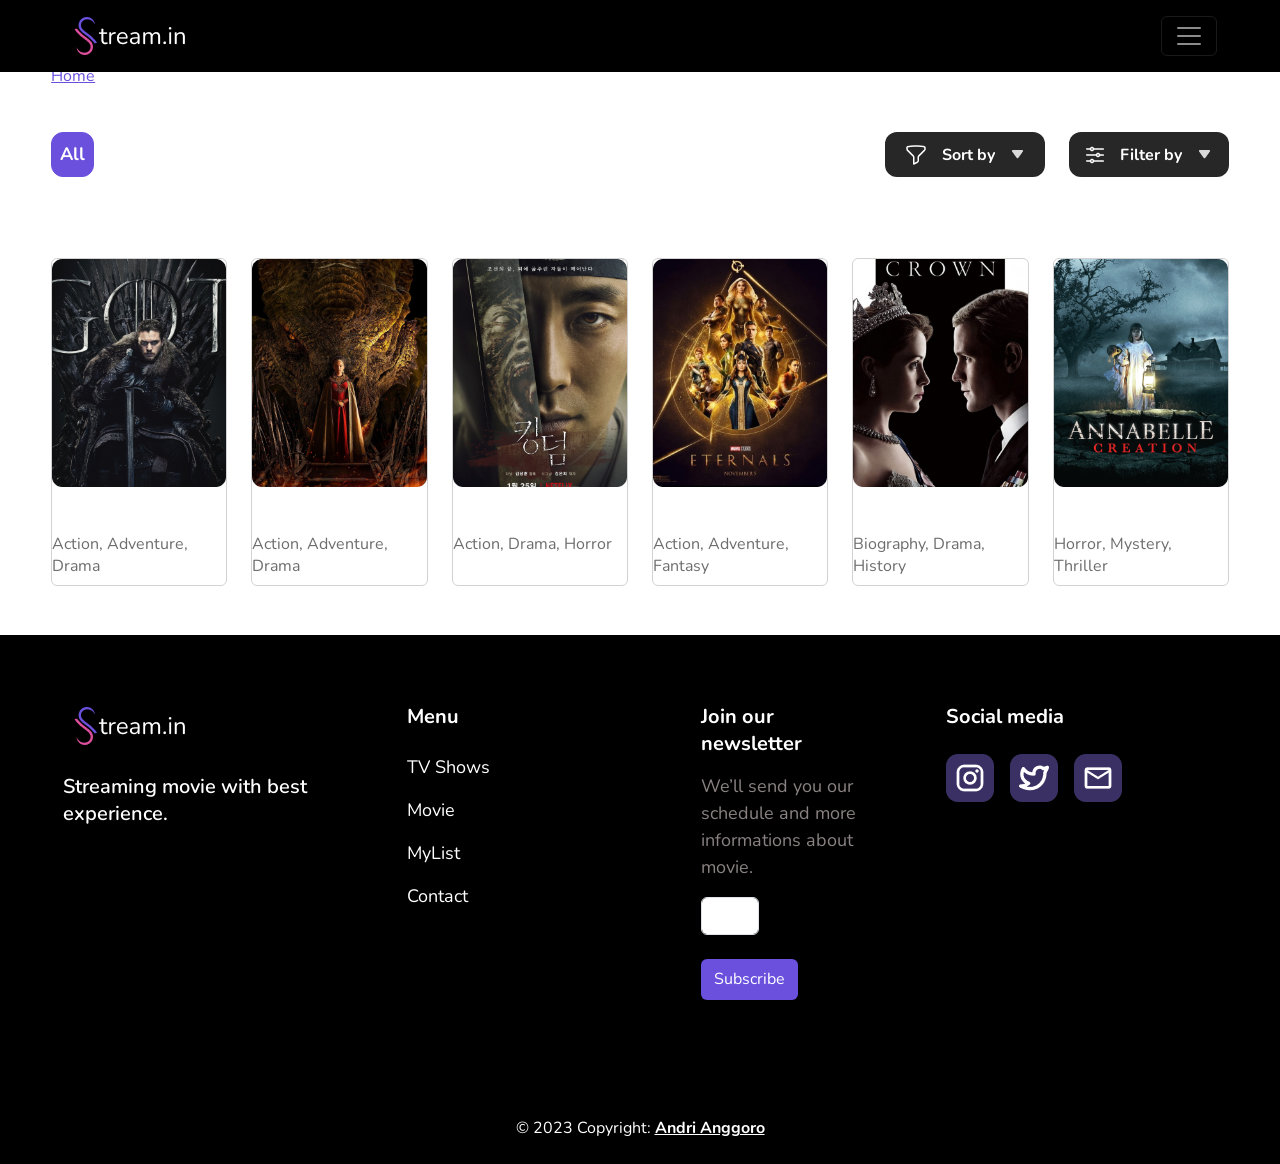
<file: most-popular.html>
<!DOCTYPE html>
<html lang="en">
<head>
    <meta charset="UTF-8">
    <meta http-equiv="X-UA-Compatible" content="IE=edge">
    <meta name="viewport" content="width=device-width, initial-scale=1.0">
    <title>Stream.in - Most Popular</title>
    <link rel="icon" type="image/x-icon" href="./assets/images/icon.png">
    <link rel="stylesheet" href="./assets/css/styles.css">
    
    <link href="https://cdn.jsdelivr.net/npm/bootstrap@5.3.0-alpha1/dist/css/bootstrap.min.css" 
            rel="stylesheet" 
            integrity="sha384-GLhlTQ8iRABdZLl6O3oVMWSktQOp6b7In1Zl3/Jr59b6EGGoI1aFkw7cmDA6j6gD" 
            crossorigin="anonymous">
    <script src="https://cdn.jsdelivr.net/npm/bootstrap@5.3.0-alpha1/dist/js/bootstrap.bundle.min.js" 
            integrity="sha384-w76AqPfDkMBDXo30jS1Sgez6pr3x5MlQ1ZAGC+nuZB+EYdgRZgiwxhTBTkF7CXvN" 
            crossorigin="anonymous"></script>
    
    <link rel="preconnect" href="https://fonts.googleapis.com">
    <link rel="preconnect" href="https://fonts.gstatic.com" crossorigin>
    <link href="https://fonts.googleapis.com/css2?family=Nunito:ital,wght@0,400;0,700;1,400&family=Open+Sans:wght@700&display=swap" 
            rel="stylesheet">

    <link rel="preconnect" href="https://fonts.googleapis.com">
    <link rel="preconnect" href="https://fonts.gstatic.com" crossorigin>
    <link href="https://fonts.googleapis.com/css2?family=Cardo:wght@700&display=swap" rel="stylesheet">
    
    <link rel="stylesheet" href="https://cdn.jsdelivr.net/npm/bootstrap-icons@1.10.3/font/bootstrap-icons.css">   
</head>
<body class="home-page">
    <!-- Navbar -->
    <nav class="navbar navbar-expand-xxl bg-black navbar-dark fixed-top">
      <div class="container-fluid">
        <a class="navbar-brand text-white" href="#"><img src="./assets/images/logo2.png" alt="logo"></a>
        <button class="navbar-toggler" type="button" data-bs-toggle="collapse" data-bs-target="#navbarSupportedContent" aria-controls="navbarSupportedContent" aria-expanded="false" aria-label="Toggle navigation">
          <span class="navbar-toggler-icon "></span>
        </button>
        <div class="collapse navbar-collapse" id="navbarSupportedContent">
          <ul class="navbar-nav me-auto mb-2 mb-lg-0">
            <li class="nav-item">
              <a class="nav-link active text-white" aria-current="page" href="./index.html">Home</a>
            </li>
            <li class="nav-item">
              <a class="nav-link text-white" href="./tv-shows.html">TV Shows</a>
            </li>
            <li class="nav-item">
              <a class="nav-link text-white" href="./movie.html">Movie</a>
            </li>
            <li class="nav-item">
              <a class="nav-link text-white" href="#" data-bs-toggle="modal" data-bs-target="#modalContactUs">Contact Us</a>
            </li>
          </ul>
          <div class="d-flex justify-content-center align-items-center gap-5">
            <form class="d-flex form justify-content-center align-items-center bg-dark" role="search">
              <input class="form-control bg-dark me-2 text-white" type="search" placeholder="Search" aria-label="Search">
              <button class="btn-search" type="submit">
                <i class="bi bi-search"></i>
              </button>
            </form>
            <div class="btn-navbar d-flex justify-content-center align-items-center gap-4">
              <a href="./signup.html"><button type="button" class="btn btn-outline-primary">Sign Up</button></a>
              <a href="./signin.html"><button type="button" class="btn btn-primary">Sign In</button></a>
            </div>
          </div>
        </div>
      </div>
    </nav>
    <!-- Navbar -->
    <div class="body-breadcrumb">
      <nav style="--bs-breadcrumb-divider: '>';" aria-label="breadcrumb">
          <ol class="breadcrumb align-items-center">
            <li class="breadcrumb-item"><a href="./index.html">Home</a></li>
            <li class="breadcrumb-item active" aria-current="page">Most Popular</li>
          </ol>
        </nav>
    </div>
    <div class="body-content">
      <div class="d-flex justify-content-between align-items-center">
        <!-- button genre -->
      <nav class="navbar navbar-expand-xl navbar-dark select-genre">
        <div class="container-fluid">
          <button class="navbar-toggler" type="button" data-bs-toggle="collapse" data-bs-target="#selectGenre" aria-controls="selectGenre" aria-expanded="false" aria-label="Toggle navigation">
            <span class="navbar-toggler-icon"></span>
          </button>
          <div class="collapse navbar-collapse" id="selectGenre">
            <ul class="navbar-nav me-auto mb-2 mb-lg-0 gap-2">
              <li class="nav-item select-genre-all">
                <a class="nav-link" aria-current="page" href="#">All</a>
              </li>
              <li class="nav-item select-genre-item">
                <a class="nav-link" href="#">Action</a>
              </li>
              <li class="nav-item select-genre-item">
                <a class="nav-link" href="#">Adventure</a>
              </li>
              <li class="nav-item select-genre-item">
                <a class="nav-link" href="#">Comedy</a>
              </li>
              <li class="nav-item select-genre-item">
                <a class="nav-link" href="#">Drama</a>
              </li>
              <li class="nav-item select-genre-item">
                <a class="nav-link" href="#">Horror</a>
              </li>
              <li class="nav-item select-genre-item">
                <a class="nav-link" href="#">Sci-Fi</a>
              </li>
              <li class="nav-item select-genre-item">
                <a class="nav-link" href="#">Thriller</a>
              </li>
            </ul>
          </div>
        </div>
      </nav>
      <!-- Button Genre -->
      <!-- sort by & filter by -->
       <div class="filter-sortby d-flex justify-content-center align-items-center gap-4">
         <div class="sortby d-flex justify-content-center align-items-center">
           <a class="d-flex gap-3 align-items-center" href="">
             <img src="./assets/images/sortby.png" alt="">
             <span>Sort by</span>
             <img src="./assets/images/down.png" alt="">
           </a>
         </div>
         <div class="filter d-flex justify-content-center align-items-center">
            <a class="d-flex gap-3 align-items-center" href="">
             <img src="./assets/images/filter.png" alt="">
             <span>Filter by</span>
             <img src="./assets/images/down.png" alt="">
            </a>
          </div>
        </div>
      </div>
      <!-- sort by & filter by -->
      <!-- Most Popular -->
      <div class="card-most-popular">
        <div class="card-content d-flex justify-content-between">
          <span class="card-content-text">Most Popular</span>
        </div>
        <div class="row row-cols-2 row-cols-sm-2 row-cols-md-3 row-cols-xl-6 g-4 mb-4">
          <div class="col body-card-content">
            <div class="card">
              <img src="./assets/images/img-popular1.png" class="card-img-top" alt="img-popular1">
              <div class="card-img-overlay d-flex justify-content-center align-items-center">
                <button type="button" class="btn btn-primary" data-bs-toggle="modal" data-bs-target="#modal-Gameofthrones">
                <i class="bi bi-play-circle"></i>
              </div>
              <div class="card-body card-content-title">
                <h6 class="card-title">Game of Thrones</h6>
                <h6 class="h6-genre">Action, Adventure, Drama</h6>
              </div>
            </div>
          </div>
          <div class="col body-card-content">
            <div class="card">
              <img src="./assets/images/img-popular2.png" class="card-img-top" alt="img-popular2">
              <div class="card-img-overlay d-flex justify-content-center align-items-center">
                <button type="button" class="btn btn-primary" data-bs-toggle="modal" data-bs-target="#modal-Houseofthedragon">
                <i class="bi bi-play-circle"></i>
              </div>
              <div class="card-body card-content-title">
                <h6 class="card-title">House of The Dragon</h6>
                <h6 class="h6-genre">Action, Adventure, Drama</h6>
              </div>
            </div>
          </div>
          <div class="col body-card-content">
            <div class="card">
              <img src="./assets/images/img-popular3.png" class="card-img-top" alt="img-popular3">
              <div class="card-img-overlay d-flex justify-content-center align-items-center">
                <button type="button" class="btn btn-primary" data-bs-toggle="modal" data-bs-target="#modal-Kingdom">
                <i class="bi bi-play-circle"></i>
              </div>
              <div class="card-body card-content-title">
                <h6 class="card-title">Kingdom</h6>
                <h6 class="h6-genre">Action, Drama, Horror</h6>
              </div>
            </div>
          </div>
          <div class="col body-card-content">
            <div class="card">
              <img src="./assets/images/img-popular4.png" class="card-img-top" alt="img-popular4">
              <div class="card-img-overlay d-flex justify-content-center align-items-center">
                <button type="button" class="btn btn-primary" data-bs-toggle="modal" data-bs-target="#modal-Eternals">
                <i class="bi bi-play-circle"></i>
              </div>
              <div class="card-body card-content-title">
                <h6 class="card-title">Eternals</h6>
                <h6 class="h6-genre">Action, Adventure, Fantasy</h6>
              </div>
            </div>
          </div>
          <div class="col body-card-content">
            <div class="card">
              <img src="./assets/images/img-popular5.png" class="card-img-top" alt="img-popular5">
              <div class="card-img-overlay d-flex justify-content-center align-items-center">
                <button type="button" class="btn btn-primary" data-bs-toggle="modal" data-bs-target="#modal-Thecrown">
                <i class="bi bi-play-circle"></i>
              </div>
              <div class="card-body card-content-title">
                <h6 class="card-title">The Crown</h6>
                <h6 class="h6-genre">Biography, Drama, History</h6>
              </div>
            </div>
          </div>
          <div class="col body-card-content">
            <div class="card">
              <img src="./assets/images/img-popular6.png" class="card-img-top" alt="img-popular6">
              <div class="card-img-overlay d-flex justify-content-center align-items-center">
                <button type="button" class="btn btn-primary" data-bs-toggle="modal" data-bs-target="#modal-Annabelle">
                <i class="bi bi-play-circle"></i>
              </div>
              <div class="card-body card-content-title">
                <h6 class="card-title">Annabel Creation</h6>
                <h6 class="h6-genre">Horror, Mystery, Thriller</h6>
              </div>
            </div>
          </div>
        </div>
      </div>
      <!-- Most Popular -->

      <!-- Modal Most Popular -->
      <!-- Modal Content Game of thrones -->
      <div class="modal fade" id="modal-Gameofthrones" tabindex="-1" aria-labelledby="exampleModalLabel" aria-hidden="true">
        <div class="modal-dialog modal-dialog-centered modal-xl">
          <div class="modal-content detail-content">
            <div class="modal-body detail-body">
              <div class="row detail-row">
                <div class="img-modal col-md d-flex justify-content-center">
                  <iframe width="560" height="315" src="https://www.youtube.com/embed/KPLWWIOCOOQ" title="YouTube video player" 
                  frameborder="0" allow="accelerometer; autoplay; clipboard-write; encrypted-media; gyroscope; picture-in-picture; web-share" 
                  allowfullscreen></iframe>
                </div>
                <div class="content-modal col-md">
                  <div class="header-modal d-flex justify-content-between" data-bs-theme="dark">
                    <h3 class="detail-title">Game of Thrones</h3>
                    <button type="button" class="btn-close" data-bs-dismiss="modal" aria-label="Close"></button>
                  </div>
                  <div class="content-genre d-flex gap-3">
                    <span>Action</span>
                    <span>Adventure</span>
                    <span>Drama</span>
                  </div>
                  <div class="content-spec">
                    <img src="./assets/images/titik.png" alt="point">
                    <span>+18</span>
                    <img src="./assets/images/titik.png" alt="point">
                    <span>2011</span>
                    <img src="./assets/images/titik.png" alt="point">
                    <span>57 Minutes</span>
                    <img class="modal-rating" src="./assets/images/rating.png" alt="rating">
                    <span>9.2</span>
                  </div>
                  <div class="content-synopsis">
                    <p>Nine noble families fight for control over the lands of Westeros, while an ancient enemy returns after being dormant for millennia.</p>
                  </div>
                  <div class="content-writers">
                    <div class="row detail-row">
                      <div class="column1 col-sm-3"><span>Directors</span></div>
                      <div class="column2 col-sm-9"><span>David Benioff, D.B. Weiss</span></div>
                    </div>
                    <div class="row detail-row">
                      <div class="column1 col-sm-3"><span>Writers</span></div>
                      <div class="column2  col-sm-9"><span>Johannes Roberts, Ernest Riera</span></div>
                    </div>
                    <div class="row detail-row">
                      <div class="column1 col-sm-3"><span>Stars</span></div>
                      <div class="column2  col-sm-9"><span>Emilia Clarke, Peter Dinklage, Kit Harington</span></div>
                    </div>
                  </div>
                  <div class="modal-watch row d-flex gap-4">
                    <div class="col-sm-7 d-flex gap-3">
                      <img src="./assets/images/img-modal-add.png" alt="">
                      <img src="./assets/images/img-modal-love.png" alt="">
                      <img src="./assets/images/img-modal-share.png" alt="">
                    </div>
                    <div class="btn-watch col-sm">
                      <a href="./streaming.html">
                        <button type="button" class="btn btn-primary d-flex justify-content-center align-items-center gap-2 btn-watch-now">
                          <img src="./assets/images/btn-watch.png" alt="">
                          <span>Watch Now</span>
                        </button>
                      </a>
                    </div>
                  </div>
                </div>
              </div>
            </div>
          </div>
        </div>
      </div>
      <!-- Modal Content Game of Thrones -->
      <!-- Modal Content House of The Dragon -->
      <div class="modal fade" id="modal-Houseofthedragon" tabindex="-1" aria-labelledby="exampleModalLabel" aria-hidden="true">
        <div class="modal-dialog modal-dialog-centered modal-xl">
          <div class="modal-content detail-content">
            <div class="modal-body detail-body">
              <div class="row detail-row">
                <div class="img-modal col-md d-flex justify-content-center">
                  <iframe width="560" height="315" src="https://www.youtube.com/embed/DotnJ7tTA34" title="YouTube video player" 
                  frameborder="0" allow="accelerometer; autoplay; clipboard-write; encrypted-media; gyroscope; picture-in-picture; web-share" 
                  allowfullscreen></iframe>
                </div>
                <div class="content-modal col-md">
                  <div class="header-modal d-flex justify-content-between" data-bs-theme="dark">
                    <h3 class="detail-title">House of The Dragon</h3>
                    <button type="button" class="btn-close" data-bs-dismiss="modal" aria-label="Close"></button>
                  </div>
                  <div class="content-genre d-flex gap-3">
                    <span>Action</span>
                    <span>Adventure</span>
                    <span>Drama</span>
                  </div>
                  <div class="content-spec">
                    <img src="./assets/images/titik.png" alt="point">
                    <span>+13</span>
                    <img src="./assets/images/titik.png" alt="point">
                    <span>2022</span>
                    <img src="./assets/images/titik.png" alt="point">
                    <span>57 Minutes</span>
                    <img class="modal-rating" src="./assets/images/rating.png" alt="rating">
                    <span>8.5</span>
                  </div>
                  <div class="content-synopsis">
                    <p>An internal succession war within House Targaryen at the height of its power, 172 years before the birth of Daenerys Targaryen.</p>
                  </div>
                  <div class="content-writers">
                    <div class="row detail-row">
                      <div class="column1 col-sm-3"><span>Directors</span></div>
                      <div class="column2 col-sm-9"><span>Ryan J. Condal, George R.R. Martin</span></div>
                    </div>
                    <div class="row detail-row">
                      <div class="column1 col-sm-3"><span>Writers</span></div>
                      <div class="column2  col-sm-9"><span>Johannes Roberts, Ernest Riera</span></div>
                    </div>
                    <div class="row detail-row">
                      <div class="column1 col-sm-3"><span>Stars</span></div>
                      <div class="column2  col-sm-9"><span>Rhys Ifans, Matt Smith, Fabien Frankel</span></div>
                    </div>
                  </div>
                  <div class="modal-watch row d-flex gap-4">
                    <div class="col-sm-7 d-flex gap-3">
                      <img src="./assets/images/img-modal-add.png" alt="">
                      <img src="./assets/images/img-modal-love.png" alt="">
                      <img src="./assets/images/img-modal-share.png" alt="">
                    </div>
                    <div class="btn-watch col-sm">
                      <a href="./streaming.html">
                        <button type="button" class="btn btn-primary d-flex justify-content-center align-items-center gap-2 btn-watch-now">
                          <img src="./assets/images/btn-watch.png" alt="">
                          <span>Watch Now</span>
                        </button>
                      </a>
                    </div>
                  </div>
                </div>
              </div>
            </div>
          </div>
        </div>
      </div>
      <!-- Modal Content Game of Thrones -->
      <!-- Modal Content Kingdom -->
      <div class="modal fade" id="modal-Kingdom" tabindex="-1" aria-labelledby="exampleModalLabel" aria-hidden="true">
        <div class="modal-dialog modal-dialog-centered modal-xl">
          <div class="modal-content detail-content">
            <div class="modal-body detail-body">
              <div class="row detail-row">
                <div class="img-modal col-md d-flex justify-content-center">
                  <iframe width="560" height="315" src="https://www.youtube.com/embed/4l-yByZpaaM" title="YouTube video player" 
                  frameborder="0" allow="accelerometer; autoplay; clipboard-write; encrypted-media; gyroscope; picture-in-picture; web-share" 
                  allowfullscreen></iframe>
                </div>
                <div class="content-modal col-md">
                  <div class="header-modal d-flex justify-content-between" data-bs-theme="dark">
                    <h3 class="detail-title">Kingdom</h3>
                    <button type="button" class="btn-close" data-bs-dismiss="modal" aria-label="Close"></button>
                  </div>
                  <div class="content-genre d-flex gap-3">
                    <span>Action</span>
                    <span>Drama</span>
                    <span>Horror</span>
                  </div>
                  <div class="content-spec">
                    <img src="./assets/images/titik.png" alt="point">
                    <span>+18</span>
                    <img src="./assets/images/titik.png" alt="point">
                    <span>2019</span>
                    <img src="./assets/images/titik.png" alt="point">
                    <span>45 Minutes</span>
                    <img class="modal-rating" src="./assets/images/rating.png" alt="rating">
                    <span>8.3</span>
                  </div>
                  <div class="content-synopsis">
                    <p>While strange rumors about their ill King grip a kingdom, the crown prince becomes their only hope against a mysterious plague overtaking the land.</p>
                  </div>
                  <div class="content-writers">
                    <div class="row detail-row">
                      <div class="column1 col-sm-3"><span>Directors</span></div>
                      <div class="column2 col-sm-9"><span>Ryan J. Condal, George R.R. Martin</span></div>
                    </div>
                    <div class="row detail-row">
                      <div class="column1 col-sm-3"><span>Writers</span></div>
                      <div class="column2  col-sm-9"><span>Johannes Roberts, Ernest Riera</span></div>
                    </div>
                    <div class="row detail-row">
                      <div class="column1 col-sm-3"><span>Stars</span></div>
                      <div class="column2  col-sm-9"><span>Ju Ji-HoonBae DoonaKim Sungkyu</span></div>
                    </div>
                  </div>
                  <div class="modal-watch row d-flex gap-4">
                    <div class="col-sm-7 d-flex gap-3">
                      <img src="./assets/images/img-modal-add.png" alt="">
                      <img src="./assets/images/img-modal-love.png" alt="">
                      <img src="./assets/images/img-modal-share.png" alt="">
                    </div>
                    <div class="btn-watch col-sm">
                      <a href="./streaming.html">
                        <button type="button" class="btn btn-primary d-flex justify-content-center align-items-center gap-2 btn-watch-now">
                          <img src="./assets/images/btn-watch.png" alt="">
                          <span>Watch Now</span>
                        </button>
                      </a>
                    </div>
                  </div>
                </div>
              </div>
            </div>
          </div>
        </div>
      </div>
      <!-- Modal Content Kingdom -->
      <!-- Modal Content Eternals -->
      <div class="modal fade" id="modal-Eternals" tabindex="-1" aria-labelledby="exampleModalLabel" aria-hidden="true">
        <div class="modal-dialog modal-dialog-centered modal-xl">
          <div class="modal-content detail-content">
            <div class="modal-body detail-body">
              <div class="row detail-row">
                <div class="img-modal col-md d-flex justify-content-center">
                  <iframe width="560" height="315" src="https://www.youtube.com/embed/x_me3xsvDgk" title="YouTube video player" 
                  frameborder="0" allow="accelerometer; autoplay; clipboard-write; encrypted-media; gyroscope; picture-in-picture; web-share" 
                  allowfullscreen></iframe>
                </div>
                <div class="content-modal col-md">
                  <div class="header-modal d-flex justify-content-between" data-bs-theme="dark">
                    <h3 class="detail-title">Eternals</h3>
                    <button type="button" class="btn-close" data-bs-dismiss="modal" aria-label="Close"></button>
                  </div>
                  <div class="content-genre d-flex gap-3">
                    <span>Action</span>
                    <span>Adventure</span>
                    <span>Fantasy</span>
                  </div>
                  <div class="content-spec">
                    <img src="./assets/images/titik.png" alt="point">
                    <span>2021</span>
                    <img src="./assets/images/titik.png" alt="point">
                    <span>2 Hours 36 Minutes</span>
                    <img class="modal-rating" src="./assets/images/rating.png" alt="rating">
                    <span>6.3</span>
                  </div>
                  <div class="content-synopsis">
                    <p>The saga of the Eternals, a race of immortal beings who lived on Earth and shaped its history and civilizations.</p>
                  </div>
                  <div class="content-writers">
                    <div class="row detail-row">
                      <div class="column1 col-sm-3"><span>Directors</span></div>
                      <div class="column2 col-sm-9"><span>Chloé Zhao</span></div>
                    </div>
                    <div class="row detail-row">
                      <div class="column1 col-sm-3"><span>Writers</span></div>
                      <div class="column2  col-sm-9"><span>Chloé Zhao, Patrick Burleigh, Ryan Firpo</span></div>
                    </div>
                    <div class="row detail-row">
                      <div class="column1 col-sm-3"><span>Stars</span></div>
                      <div class="column2  col-sm-9"><span>Gemma Chan, Richard Madden, Angelina Jolie</span></div>
                    </div>
                  </div>
                  <div class="modal-watch row d-flex gap-4">
                    <div class="col-sm-7 d-flex gap-3">
                      <img src="./assets/images/img-modal-add.png" alt="">
                      <img src="./assets/images/img-modal-love.png" alt="">
                      <img src="./assets/images/img-modal-share.png" alt="">
                    </div>
                    <div class="btn-watch col-sm">
                      <a href="./streaming.html">
                        <button type="button" class="btn btn-primary d-flex justify-content-center align-items-center gap-2 btn-watch-now">
                          <img src="./assets/images/btn-watch.png" alt="">
                          <span>Watch Now</span>
                        </button>
                      </a>
                    </div>
                  </div>
                </div>
              </div>
            </div>
          </div>
        </div>
      </div>
      <!-- Modal Content Eternals -->
      <!-- Modal Content Crown -->
      <div class="modal fade" id="modal-Thecrown" tabindex="-1" aria-labelledby="exampleModalLabel" aria-hidden="true">
        <div class="modal-dialog modal-dialog-centered modal-xl">
          <div class="modal-content detail-content">
            <div class="modal-body detail-body">
              <div class="row detail-row">
                <div class="img-modal col-md d-flex justify-content-center">
                  <iframe width="560" height="315" src="https://www.youtube.com/embed/JWtnJjn6ng0" title="YouTube video player" 
                  frameborder="0" allow="accelerometer; autoplay; clipboard-write; encrypted-media; gyroscope; picture-in-picture; web-share" 
                  allowfullscreen></iframe>
                </div>
                <div class="content-modal col-md">
                  <div class="header-modal d-flex justify-content-between" data-bs-theme="dark">
                    <h3 class="detail-title">The Crown</h3>
                    <button type="button" class="btn-close" data-bs-dismiss="modal" aria-label="Close"></button>
                  </div>
                  <div class="content-genre d-flex gap-3">
                    <span>Biography</span>
                    <span>Drama</span>
                    <span>History</span>
                  </div>
                  <div class="content-spec">
                    <img src="./assets/images/titik.png" alt="point">
                    <span>2016</span>
                    <img src="./assets/images/titik.png" alt="point">
                    <span>58 Minutes</span>
                    <img class="modal-rating" src="./assets/images/rating.png" alt="rating">
                    <span>8.6</span>
                  </div>
                  <div class="content-synopsis">
                    <p>Follows the political rivalries and romance of Queen Elizabeth II's reign and the events that shaped the second half of the 20th century.</p>
                  </div>
                  <div class="content-writers">
                    <div class="row detail-row">
                      <div class="column1 col-sm-3"><span>Directors</span></div>
                      <div class="column2 col-sm-9"><span>Peter Morgan</span></div>
                    </div>
                    <div class="row detail-row">
                      <div class="column1 col-sm-3"><span>Writers</span></div>
                      <div class="column2  col-sm-9"><span>Chloé Zhao, Patrick Burleigh, Ryan Firpo</span></div>
                    </div>
                    <div class="row detail-row">
                      <div class="column1 col-sm-3"><span>Stars</span></div>
                      <div class="column2  col-sm-9"><span>Claire Foy, Olivia Colman, Imelda Staunton</span></div>
                    </div>
                  </div>
                  <div class="modal-watch row d-flex gap-4">
                    <div class="col-sm-7 d-flex gap-3">
                      <img src="./assets/images/img-modal-add.png" alt="">
                      <img src="./assets/images/img-modal-love.png" alt="">
                      <img src="./assets/images/img-modal-share.png" alt="">
                    </div>
                    <div class="btn-watch col-sm">
                      <a href="./streaming.html">
                        <button type="button" class="btn btn-primary d-flex justify-content-center align-items-center gap-2 btn-watch-now">
                          <img src="./assets/images/btn-watch.png" alt="">
                          <span>Watch Now</span>
                        </button>
                      </a>
                    </div>
                  </div>
                </div>
              </div>
            </div>
          </div>
        </div>
      </div>
      <!-- Modal Content Crown -->
      <!-- Modal Content Annabelle: Creation -->
      <div class="modal fade" id="modal-Annabelle" tabindex="-1" aria-labelledby="exampleModalLabel" aria-hidden="true">
        <div class="modal-dialog modal-dialog-centered modal-xl">
          <div class="modal-content detail-content">
            <div class="modal-body detail-body">
              <div class="row detail-row">
                <div class="img-modal col-md d-flex justify-content-center">
                  <iframe width="560" height="315" src="https://www.youtube.com/embed/KisPhy7T__Q" title="YouTube video player" 
                  frameborder="0" allow="accelerometer; autoplay; clipboard-write; encrypted-media; gyroscope; picture-in-picture; web-share" 
                  allowfullscreen></iframe>
                </div>
                <div class="content-modal col-md">
                  <div class="header-modal d-flex justify-content-between" data-bs-theme="dark">
                    <h3 class="detail-title">Annabelle: Creation</h3>
                    <button type="button" class="btn-close" data-bs-dismiss="modal" aria-label="Close"></button>
                  </div>
                  <div class="content-genre d-flex gap-3">
                    <span>Horror</span>
                    <span>Mystery</span>
                    <span>Thriller</span>
                  </div>
                  <div class="content-spec">
                    <img src="./assets/images/titik.png" alt="point">
                    <span>2017</span>
                    <img src="./assets/images/titik.png" alt="point">
                    <span>1 Hours 49 Minutes</span>
                    <img class="modal-rating" src="./assets/images/rating.png" alt="rating">
                    <span>6.5</span>
                  </div>
                  <div class="content-synopsis">
                    <p>Twelve years after the tragic death of their little girl, a doll-maker and his wife welcome a nun and several girls from a 
                      shuttered orphanage into their home, where they become the target of the doll-maker's possessed creation, Annabelle.</p>
                  </div>
                  <div class="content-writers">
                    <div class="row detail-row">
                      <div class="column1 col-sm-3"><span>Directors</span></div>
                      <div class="column2 col-sm-9"><span>David F. Sandberg</span></div>
                    </div>
                    <div class="row detail-row">
                      <div class="column1 col-sm-3"><span>Writers</span></div>
                      <div class="column2  col-sm-9"><span>Gary Dauberman</span></div>
                    </div>
                    <div class="row detail-row">
                      <div class="column1 col-sm-3"><span>Stars</span></div>
                      <div class="column2  col-sm-9"><span>Anthony LaPaglia, Samara Lee, Miranda Otto</span></div>
                    </div>
                  </div>
                  <div class="modal-watch row d-flex gap-4">
                    <div class="col-sm-7 d-flex gap-3">
                      <img src="./assets/images/img-modal-add.png" alt="">
                      <img src="./assets/images/img-modal-love.png" alt="">
                      <img src="./assets/images/img-modal-share.png" alt="">
                    </div>
                    <div class="btn-watch col-sm">
                      <a href="./streaming.html">
                        <button type="button" class="btn btn-primary d-flex justify-content-center align-items-center gap-2 btn-watch-now">
                          <img src="./assets/images/btn-watch.png" alt="">
                          <span>Watch Now</span>
                        </button>
                      </a>
                    </div>
                  </div>
                </div>
              </div>
            </div>
          </div>
        </div>
      </div>
      <!-- Modal Content Annabelle: Creation -->
      <!-- Modal Most Popular --> 
    </div>

    <!-- Modal Contact Us -->
    <div class="modal fade" id="modalContactUs" tabindex="-1" aria-labelledby="exampleModalLabel" aria-hidden="true">
      <div class="modal-dialog contact-dialog modal-lg">
        <div class="modal-content contact-content">
          <div class="modal-header contact-header" data-bs-theme="dark">
            <h1 class="modal-title contact-title fs-5" id="exampleModalLabel">Contact Us</h1>
            <button type="button" class="btn-close" data-bs-dismiss="modal" aria-label="Close"></button>
          </div>
          <div class="modal-body contact-body">
            <div class="modal-quote">
              <p>Our friendly team would love to hear from you!</p>
            </div>
            <div class="row">
              <div class="col-md">
                <div class="mb-3 contact-data">
                  <label for="exampleFormControlInput1" class="form-label contact-label">First Name</label>
                  <input type="text" class="form-control contact-input" id="exampleFormControlInput1" placeholder="First Name">
                </div>
              </div>
              <div class="col-md">
                <div class="mb-3 contact-data">
                  <label for="exampleFormControlInput1" class="form-label contact-label">Last Name</label>
                  <input type="text" class="form-control contact-input" id="exampleFormControlInput1" placeholder="Last Name">
                </div>
              </div>
            </div>
            <div class="mb-3 contact-data">
              <label for="exampleFormControlInput1" class="form-label contact-label">Email Address</label>
              <input type="email" class="form-control contact-input" id="exampleFormControlInput1" placeholder="Email Address">
            </div>
            <div class="mb-3 contact-data">
              <label for="exampleFormControlInput1" class="form-label contact-label">Subject</label>
              <input type="test" class="form-control contact-input" id="exampleFormControlInput1" placeholder="Subject">
            </div>
            <div class="mb-3 contact-data">
              <label for="exampleFormControlTextarea1" class="form-label contact-label">Message</label>
              <textarea class="form-control contact-textArea" id="exampleFormControlTextarea1" rows="6" placeholder="Enter Your Message"></textarea>
            </div>
          </div>
          <div class="modal-footer contact-footer" >
            <button type="button" class="btn btn-secondary" data-bs-dismiss="modal" >Close</button>
            <button type="button" class="btn btn-primary">Send Message</button>
          </div>
        </div>
      </div>
    </div>
    <!-- Modal Contact Us -->

    <!-- Footer -->
    <footer class="text-center text-lg-start bg-black text-muted">
      <div class="body-footer">
        <div class="container-fluid text-center text-md-start mt-5">
          <div class="row mt-3">
            <div class="footer-content col-md-3 col-lg-4 col-xl-3 mb-4">
              <h6 class="fw-bold mb-4"><img src="./assets/images/logo2.png" alt=""></h6>
              <p>Streaming movie with best <br> experience.</p>
            </div>
            <div class="menu-footer col-md-2 col-lg-2 col-xl-2 mx-auto mb-4">
              <h6 class="fw-bold mb-4 text-white">Menu</h6>
              <p><a href="#!" class="text-white">TV Shows</a></p>
              <p><a href="#!" class="text-white">Movie</a></p>
              <p><a href="#!" class="text-white">MyList</a></p>
              <p><a href="#!" class="text-white">Contact</a></p>
            </div>
            <div class="col-md-3 col-lg-2 col-xl-2 mx-auto mb-4">
              <form action="">
                <div class="row">
                  <div class="title-subscribe col-auto mb-4 mb-md-0">
                    <h6>Join our newsletter</h6>
                    <p class="pt-2">We’ll send you our schedule and more informations about movie.</p>
                  </div>
                </div>
                <div class="row">
                  <div class="col-md-5 col-12 mb-4">
                    <div class="form-outline">
                      <input type="email" id="form5Example25" class="form-control "/>
                    </div>
                  </div>
                  <div class=" btn-subscribe col-auto mb-4">
                    <button type="submit" class="btn mb-4">Subscribe</button>
                  </div>
                </div>
              </form>
            </div>
            <div class="sosmed col-md-4 col-lg-3 col-xl-  mb-4">
              <h6 class="fw-bold mb-4">Social media</h6>
              <div class="d-flex gap-3">
                <a href="#"><img src="./assets/images/ig.png" alt=""></a>
                <a href="#"><img src="./assets/images/twitter.png" alt=""></a>
                <a href="#"><img src="./assets/images/email2.png" alt=""></a>
              </div>
            </div>
          </div>
        </div>
      </div>
      <div class="text-center p-4 text-white" style="background-color: rgba(0, 0, 0, 0.05);">
        <span> © 2023 Copyright:</span>
        <a class="text-reset fw-bold text-white" href="https://mdbootstrap.com/">Andri Anggoro</a>
      </div>
    </footer>
    <!-- Footer -->
</body>
</html>
</file>
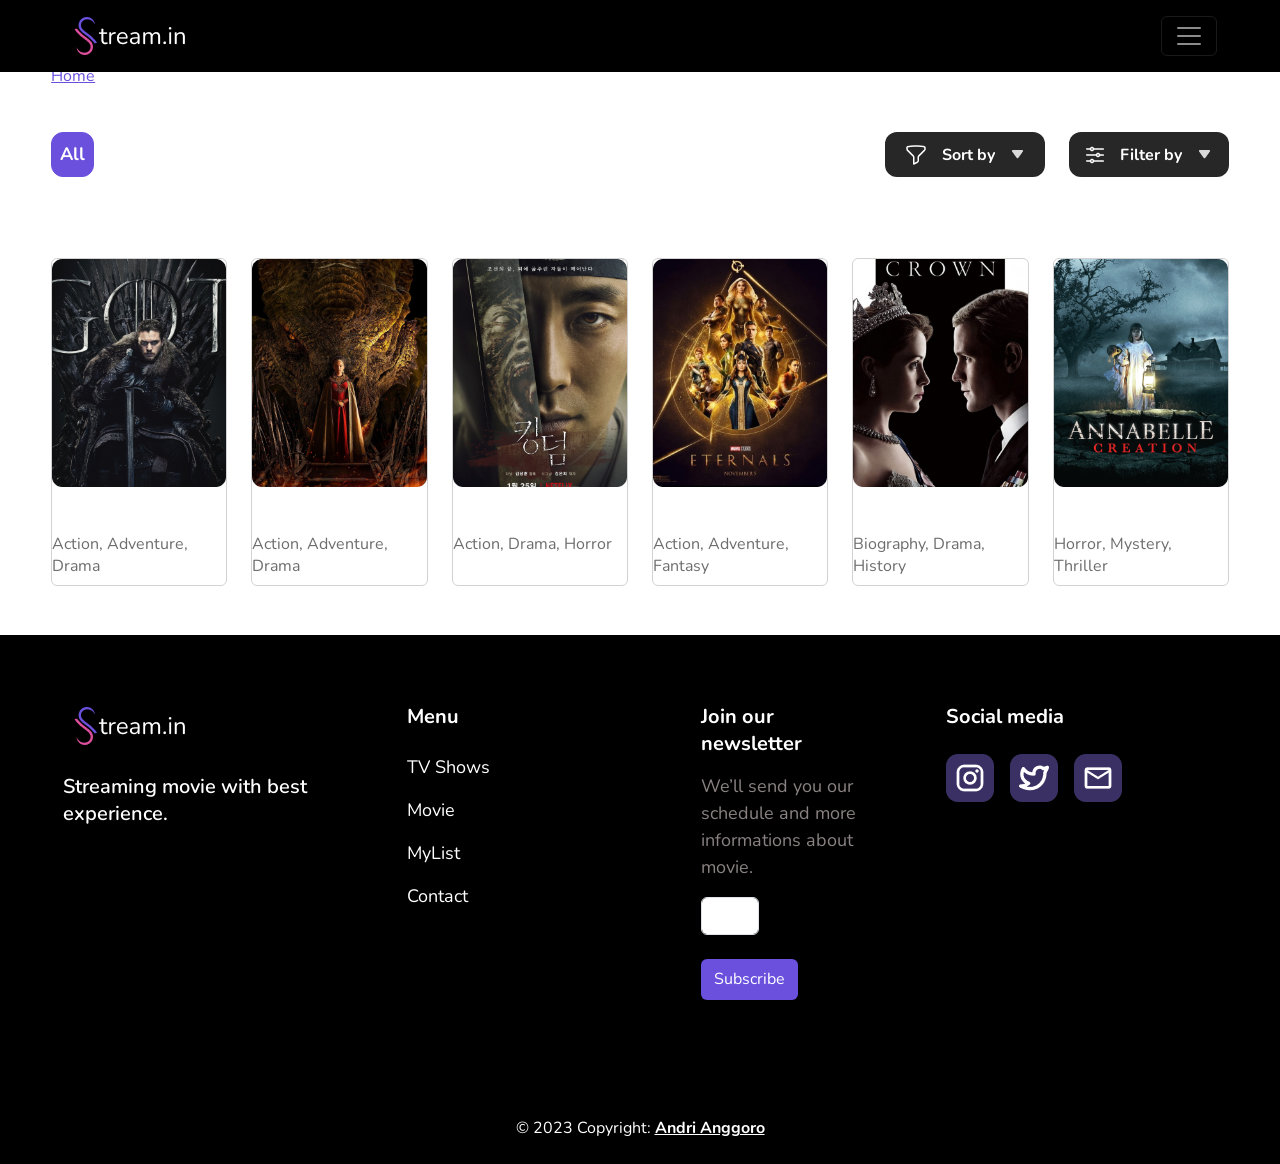
<file: movie.html>
<!DOCTYPE html>
<html lang="en">
<head>
    <meta charset="UTF-8">
    <meta http-equiv="X-UA-Compatible" content="IE=edge">
    <meta name="viewport" content="width=device-width, initial-scale=1.0">
    <title>Stream.in - Most Popular</title>
    <link rel="icon" type="image/x-icon" href="./assets/images/icon.png">
    <link rel="stylesheet" href="./assets/css/styles.css">
    
    <link href="https://cdn.jsdelivr.net/npm/bootstrap@5.3.0-alpha1/dist/css/bootstrap.min.css" 
            rel="stylesheet" 
            integrity="sha384-GLhlTQ8iRABdZLl6O3oVMWSktQOp6b7In1Zl3/Jr59b6EGGoI1aFkw7cmDA6j6gD" 
            crossorigin="anonymous">
    <script src="https://cdn.jsdelivr.net/npm/bootstrap@5.3.0-alpha1/dist/js/bootstrap.bundle.min.js" 
            integrity="sha384-w76AqPfDkMBDXo30jS1Sgez6pr3x5MlQ1ZAGC+nuZB+EYdgRZgiwxhTBTkF7CXvN" 
            crossorigin="anonymous"></script>
    
    <link rel="preconnect" href="https://fonts.googleapis.com">
    <link rel="preconnect" href="https://fonts.gstatic.com" crossorigin>
    <link href="https://fonts.googleapis.com/css2?family=Nunito:ital,wght@0,400;0,700;1,400&family=Open+Sans:wght@700&display=swap" 
            rel="stylesheet">

    <link rel="preconnect" href="https://fonts.googleapis.com">
    <link rel="preconnect" href="https://fonts.gstatic.com" crossorigin>
    <link href="https://fonts.googleapis.com/css2?family=Cardo:wght@700&display=swap" rel="stylesheet">
    
    <link rel="stylesheet" href="https://cdn.jsdelivr.net/npm/bootstrap-icons@1.10.3/font/bootstrap-icons.css">   
</head>
<body class="home-page">
    <!-- Navbar -->
    <nav class="navbar navbar-expand-xxl bg-black navbar-dark fixed-top">
      <div class="container-fluid">
        <a class="navbar-brand text-white" href="./index.html"><img src="./assets/images/logo2.png" alt="logo"></a>
        <button class="navbar-toggler" type="button" data-bs-toggle="collapse" data-bs-target="#navbarSupportedContent" aria-controls="navbarSupportedContent" aria-expanded="false" aria-label="Toggle navigation">
          <span class="navbar-toggler-icon "></span>
        </button>
        <div class="collapse navbar-collapse" id="navbarSupportedContent">
          <ul class="navbar-nav me-auto mb-2 mb-lg-0">
            <li class="nav-item">
              <a class="nav-link active text-white" aria-current="page" href="./index.html">Home</a>
            </li>
            <li class="nav-item">
              <a class="nav-link text-white" href="./tv-shows.html">TV Shows</a>
            </li>
            <li class="nav-item">
              <a class="nav-link text-white" href="./movie.html">Movie</a>
            </li>
            <li class="nav-item">
              <a class="nav-link text-white" href="#" data-bs-toggle="modal" data-bs-target="#modalContactUs">Contact Us</a>
            </li>
          </ul>
          <div class="d-flex justify-content-center align-items-center gap-5">
            <form class="d-flex form justify-content-center align-items-center bg-dark" role="search">
              <input class="form-control bg-dark me-2 text-white" type="search" placeholder="Search" aria-label="Search">
              <button class="btn-search" type="submit">
                <i class="bi bi-search"></i>
              </button>
            </form>
            <div class="btn-navbar d-flex justify-content-center align-items-center gap-4">
              <a href="./signup.html"><button type="button" class="btn btn-outline-primary">Sign Up</button></a>
              <a href="./signin.html"><button type="button" class="btn btn-primary">Sign In</button></a>
            </div>
          </div>
        </div>
      </div>
    </nav>
    <!-- Navbar -->
    <div class="body-breadcrumb">
      <nav style="--bs-breadcrumb-divider: '>';" aria-label="breadcrumb">
          <ol class="breadcrumb align-items-center">
            <li class="breadcrumb-item"><a href="./index.html">Home</a></li>
            <li class="breadcrumb-item active" aria-current="page">Movie</li>
          </ol>
        </nav>
    </div>
    <div class="body-content">
      <div class="d-flex justify-content-between align-items-center">
        <!-- button genre -->
      <nav class="navbar navbar-expand-xl navbar-dark select-genre">
        <div class="container-fluid">
          <button class="navbar-toggler" type="button" data-bs-toggle="collapse" data-bs-target="#selectGenre" aria-controls="selectGenre" aria-expanded="false" aria-label="Toggle navigation">
            <span class="navbar-toggler-icon"></span>
          </button>
          <div class="collapse navbar-collapse" id="selectGenre">
            <ul class="navbar-nav me-auto mb-2 mb-lg-0 gap-2">
              <li class="nav-item select-genre-all">
                <a class="nav-link" aria-current="page" href="#">All</a>
              </li>
              <li class="nav-item select-genre-item">
                <a class="nav-link" href="#">Action</a>
              </li>
              <li class="nav-item select-genre-item">
                <a class="nav-link" href="#">Adventure</a>
              </li>
              <li class="nav-item select-genre-item">
                <a class="nav-link" href="#">Comedy</a>
              </li>
              <li class="nav-item select-genre-item">
                <a class="nav-link" href="#">Drama</a>
              </li>
              <li class="nav-item select-genre-item">
                <a class="nav-link" href="#">Horror</a>
              </li>
              <li class="nav-item select-genre-item">
                <a class="nav-link" href="#">Sci-Fi</a>
              </li>
              <li class="nav-item select-genre-item">
                <a class="nav-link" href="#">Thriller</a>
              </li>
            </ul>
          </div>
        </div>
      </nav>
      <!-- Button Genre -->
      <!-- sort by & filter by -->
       <div class="filter-sortby d-flex justify-content-center align-items-center gap-4">
         <div class="sortby d-flex justify-content-center align-items-center">
           <a class="d-flex gap-3 align-items-center" href="">
             <img src="./assets/images/sortby.png" alt="">
             <span>Sort by</span>
             <img src="./assets/images/down.png" alt="">
           </a>
         </div>
         <div class="filter d-flex justify-content-center align-items-center">
            <a class="d-flex gap-3 align-items-center" href="">
             <img src="./assets/images/filter.png" alt="">
             <span>Filter by</span>
             <img src="./assets/images/down.png" alt="">
            </a>
          </div>
        </div>
      </div>
      <!-- sort by & filter by -->
      <!-- Most Popular -->
      <div class="card-most-popular">
        <div class="card-content d-flex justify-content-between">
          <span class="card-content-text">Most Popular</span>
        </div>
        <div class="row row-cols-2 row-cols-sm-2 row-cols-md-3 row-cols-xl-6 g-4 mb-4">
          <div class="col body-card-content">
            <div class="card">
              <img src="./assets/images/img-popular1.png" class="card-img-top" alt="img-popular1">
              <div class="card-img-overlay d-flex justify-content-center align-items-center">
                <button type="button" class="btn btn-primary" data-bs-toggle="modal" data-bs-target="#modal-Gameofthrones">
                <i class="bi bi-play-circle"></i>
              </div>
              <div class="card-body card-content-title">
                <h6 class="card-title">Game of Thrones</h6>
                <h6 class="h6-genre">Action, Adventure, Drama</h6>
              </div>
            </div>
          </div>
          <div class="col body-card-content">
            <div class="card">
              <img src="./assets/images/img-popular2.png" class="card-img-top" alt="img-popular2">
              <div class="card-img-overlay d-flex justify-content-center align-items-center">
                <button type="button" class="btn btn-primary" data-bs-toggle="modal" data-bs-target="#modal-Houseofthedragon">
                <i class="bi bi-play-circle"></i>
              </div>
              <div class="card-body card-content-title">
                <h6 class="card-title">House of The Dragon</h6>
                <h6 class="h6-genre">Action, Adventure, Drama</h6>
              </div>
            </div>
          </div>
          <div class="col body-card-content">
            <div class="card">
              <img src="./assets/images/img-popular3.png" class="card-img-top" alt="img-popular3">
              <div class="card-img-overlay d-flex justify-content-center align-items-center">
                <button type="button" class="btn btn-primary" data-bs-toggle="modal" data-bs-target="#modal-Kingdom">
                <i class="bi bi-play-circle"></i>
              </div>
              <div class="card-body card-content-title">
                <h6 class="card-title">Kingdom</h6>
                <h6 class="h6-genre">Action, Drama, Horror</h6>
              </div>
            </div>
          </div>
          <div class="col body-card-content">
            <div class="card">
              <img src="./assets/images/img-popular4.png" class="card-img-top" alt="img-popular4">
              <div class="card-img-overlay d-flex justify-content-center align-items-center">
                <button type="button" class="btn btn-primary" data-bs-toggle="modal" data-bs-target="#modal-Eternals">
                <i class="bi bi-play-circle"></i>
              </div>
              <div class="card-body card-content-title">
                <h6 class="card-title">Eternals</h6>
                <h6 class="h6-genre">Action, Adventure, Fantasy</h6>
              </div>
            </div>
          </div>
          <div class="col body-card-content">
            <div class="card">
              <img src="./assets/images/img-popular5.png" class="card-img-top" alt="img-popular5">
              <div class="card-img-overlay d-flex justify-content-center align-items-center">
                <button type="button" class="btn btn-primary" data-bs-toggle="modal" data-bs-target="#modal-Thecrown">
                <i class="bi bi-play-circle"></i>
              </div>
              <div class="card-body card-content-title">
                <h6 class="card-title">The Crown</h6>
                <h6 class="h6-genre">Biography, Drama, History</h6>
              </div>
            </div>
          </div>
          <div class="col body-card-content">
            <div class="card">
              <img src="./assets/images/img-popular6.png" class="card-img-top" alt="img-popular6">
              <div class="card-img-overlay d-flex justify-content-center align-items-center">
                <button type="button" class="btn btn-primary" data-bs-toggle="modal" data-bs-target="#modal-Annabelle">
                <i class="bi bi-play-circle"></i>
              </div>
              <div class="card-body card-content-title">
                <h6 class="card-title">Annabel Creation</h6>
                <h6 class="h6-genre">Horror, Mystery, Thriller</h6>
              </div>
            </div>
          </div>
        </div>
      </div>
      <!-- Most Popular -->

      <!-- Modal Most Popular -->
      <!-- Modal Content Game of thrones -->
      <div class="modal fade" id="modal-Gameofthrones" tabindex="-1" aria-labelledby="exampleModalLabel" aria-hidden="true">
        <div class="modal-dialog modal-dialog-centered modal-xl">
          <div class="modal-content detail-content">
            <div class="modal-body detail-body">
              <div class="row detail-row">
                <div class="img-modal col-md d-flex justify-content-center">
                  <iframe width="560" height="315" src="https://www.youtube.com/embed/KPLWWIOCOOQ" title="YouTube video player" 
                  frameborder="0" allow="accelerometer; autoplay; clipboard-write; encrypted-media; gyroscope; picture-in-picture; web-share" 
                  allowfullscreen></iframe>
                </div>
                <div class="content-modal col-md">
                  <div class="header-modal d-flex justify-content-between" data-bs-theme="dark">
                    <h3 class="detail-title">Game of Thrones</h3>
                    <button type="button" class="btn-close" data-bs-dismiss="modal" aria-label="Close"></button>
                  </div>
                  <div class="content-genre d-flex gap-3">
                    <span>Action</span>
                    <span>Adventure</span>
                    <span>Drama</span>
                  </div>
                  <div class="content-spec">
                    <img src="./assets/images/titik.png" alt="point">
                    <span>+18</span>
                    <img src="./assets/images/titik.png" alt="point">
                    <span>2011</span>
                    <img src="./assets/images/titik.png" alt="point">
                    <span>57 Minutes</span>
                    <img class="modal-rating" src="./assets/images/rating.png" alt="rating">
                    <span>9.2</span>
                  </div>
                  <div class="content-synopsis">
                    <p>Nine noble families fight for control over the lands of Westeros, while an ancient enemy returns after being dormant for millennia.</p>
                  </div>
                  <div class="content-writers">
                    <div class="row detail-row">
                      <div class="column1 col-sm-3"><span>Directors</span></div>
                      <div class="column2 col-sm-9"><span>David Benioff, D.B. Weiss</span></div>
                    </div>
                    <div class="row detail-row">
                      <div class="column1 col-sm-3"><span>Writers</span></div>
                      <div class="column2  col-sm-9"><span>Johannes Roberts, Ernest Riera</span></div>
                    </div>
                    <div class="row detail-row">
                      <div class="column1 col-sm-3"><span>Stars</span></div>
                      <div class="column2  col-sm-9"><span>Emilia Clarke, Peter Dinklage, Kit Harington</span></div>
                    </div>
                  </div>
                  <div class="modal-watch row d-flex gap-4">
                    <div class="col-sm-7 d-flex gap-3">
                      <img src="./assets/images/img-modal-add.png" alt="">
                      <img src="./assets/images/img-modal-love.png" alt="">
                      <img src="./assets/images/img-modal-share.png" alt="">
                    </div>
                    <div class="btn-watch col-sm">
                      <a href="./streaming.html">
                        <button type="button" class="btn btn-primary d-flex justify-content-center align-items-center gap-2 btn-watch-now">
                          <img src="./assets/images/btn-watch.png" alt="">
                          <span>Watch Now</span>
                        </button>
                      </a>
                    </div>
                  </div>
                </div>
              </div>
            </div>
          </div>
        </div>
      </div>
      <!-- Modal Content Game of Thrones -->
      <!-- Modal Content House of The Dragon -->
      <div class="modal fade" id="modal-Houseofthedragon" tabindex="-1" aria-labelledby="exampleModalLabel" aria-hidden="true">
        <div class="modal-dialog modal-dialog-centered modal-xl">
          <div class="modal-content detail-content">
            <div class="modal-body detail-body">
              <div class="row detail-row">
                <div class="img-modal col-md d-flex justify-content-center">
                  <iframe width="560" height="315" src="https://www.youtube.com/embed/DotnJ7tTA34" title="YouTube video player" 
                  frameborder="0" allow="accelerometer; autoplay; clipboard-write; encrypted-media; gyroscope; picture-in-picture; web-share" 
                  allowfullscreen></iframe>
                </div>
                <div class="content-modal col-md">
                  <div class="header-modal d-flex justify-content-between" data-bs-theme="dark">
                    <h3 class="detail-title">House of The Dragon</h3>
                    <button type="button" class="btn-close" data-bs-dismiss="modal" aria-label="Close"></button>
                  </div>
                  <div class="content-genre d-flex gap-3">
                    <span>Action</span>
                    <span>Adventure</span>
                    <span>Drama</span>
                  </div>
                  <div class="content-spec">
                    <img src="./assets/images/titik.png" alt="point">
                    <span>+13</span>
                    <img src="./assets/images/titik.png" alt="point">
                    <span>2022</span>
                    <img src="./assets/images/titik.png" alt="point">
                    <span>57 Minutes</span>
                    <img class="modal-rating" src="./assets/images/rating.png" alt="rating">
                    <span>8.5</span>
                  </div>
                  <div class="content-synopsis">
                    <p>An internal succession war within House Targaryen at the height of its power, 172 years before the birth of Daenerys Targaryen.</p>
                  </div>
                  <div class="content-writers">
                    <div class="row detail-row">
                      <div class="column1 col-sm-3"><span>Directors</span></div>
                      <div class="column2 col-sm-9"><span>Ryan J. Condal, George R.R. Martin</span></div>
                    </div>
                    <div class="row detail-row">
                      <div class="column1 col-sm-3"><span>Writers</span></div>
                      <div class="column2  col-sm-9"><span>Johannes Roberts, Ernest Riera</span></div>
                    </div>
                    <div class="row detail-row">
                      <div class="column1 col-sm-3"><span>Stars</span></div>
                      <div class="column2  col-sm-9"><span>Rhys Ifans, Matt Smith, Fabien Frankel</span></div>
                    </div>
                  </div>
                  <div class="modal-watch row d-flex gap-4">
                    <div class="col-sm-7 d-flex gap-3">
                      <img src="./assets/images/img-modal-add.png" alt="">
                      <img src="./assets/images/img-modal-love.png" alt="">
                      <img src="./assets/images/img-modal-share.png" alt="">
                    </div>
                    <div class="btn-watch col-sm">
                      <a href="./streaming.html">
                        <button type="button" class="btn btn-primary d-flex justify-content-center align-items-center gap-2 btn-watch-now">
                          <img src="./assets/images/btn-watch.png" alt="">
                          <span>Watch Now</span>
                        </button>
                      </a>
                    </div>
                  </div>
                </div>
              </div>
            </div>
          </div>
        </div>
      </div>
      <!-- Modal Content Game of Thrones -->
      <!-- Modal Content Kingdom -->
      <div class="modal fade" id="modal-Kingdom" tabindex="-1" aria-labelledby="exampleModalLabel" aria-hidden="true">
        <div class="modal-dialog modal-dialog-centered modal-xl">
          <div class="modal-content detail-content">
            <div class="modal-body detail-body">
              <div class="row detail-row">
                <div class="img-modal col-md d-flex justify-content-center">
                  <iframe width="560" height="315" src="https://www.youtube.com/embed/4l-yByZpaaM" title="YouTube video player" 
                  frameborder="0" allow="accelerometer; autoplay; clipboard-write; encrypted-media; gyroscope; picture-in-picture; web-share" 
                  allowfullscreen></iframe>
                </div>
                <div class="content-modal col-md">
                  <div class="header-modal d-flex justify-content-between" data-bs-theme="dark">
                    <h3 class="detail-title">Kingdom</h3>
                    <button type="button" class="btn-close" data-bs-dismiss="modal" aria-label="Close"></button>
                  </div>
                  <div class="content-genre d-flex gap-3">
                    <span>Action</span>
                    <span>Drama</span>
                    <span>Horror</span>
                  </div>
                  <div class="content-spec">
                    <img src="./assets/images/titik.png" alt="point">
                    <span>+18</span>
                    <img src="./assets/images/titik.png" alt="point">
                    <span>2019</span>
                    <img src="./assets/images/titik.png" alt="point">
                    <span>45 Minutes</span>
                    <img class="modal-rating" src="./assets/images/rating.png" alt="rating">
                    <span>8.3</span>
                  </div>
                  <div class="content-synopsis">
                    <p>While strange rumors about their ill King grip a kingdom, the crown prince becomes their only hope against a mysterious plague overtaking the land.</p>
                  </div>
                  <div class="content-writers">
                    <div class="row detail-row">
                      <div class="column1 col-sm-3"><span>Directors</span></div>
                      <div class="column2 col-sm-9"><span>Ryan J. Condal, George R.R. Martin</span></div>
                    </div>
                    <div class="row detail-row">
                      <div class="column1 col-sm-3"><span>Writers</span></div>
                      <div class="column2  col-sm-9"><span>Johannes Roberts, Ernest Riera</span></div>
                    </div>
                    <div class="row detail-row">
                      <div class="column1 col-sm-3"><span>Stars</span></div>
                      <div class="column2  col-sm-9"><span>Ju Ji-HoonBae DoonaKim Sungkyu</span></div>
                    </div>
                  </div>
                  <div class="modal-watch row d-flex gap-4">
                    <div class="col-sm-7 d-flex gap-3">
                      <img src="./assets/images/img-modal-add.png" alt="">
                      <img src="./assets/images/img-modal-love.png" alt="">
                      <img src="./assets/images/img-modal-share.png" alt="">
                    </div>
                    <div class="btn-watch col-sm">
                      <a href="./streaming.html">
                        <button type="button" class="btn btn-primary d-flex justify-content-center align-items-center gap-2 btn-watch-now">
                          <img src="./assets/images/btn-watch.png" alt="">
                          <span>Watch Now</span>
                        </button>
                      </a>
                    </div>
                  </div>
                </div>
              </div>
            </div>
          </div>
        </div>
      </div>
      <!-- Modal Content Kingdom -->
      <!-- Modal Content Eternals -->
      <div class="modal fade" id="modal-Eternals" tabindex="-1" aria-labelledby="exampleModalLabel" aria-hidden="true">
        <div class="modal-dialog modal-dialog-centered modal-xl">
          <div class="modal-content detail-content">
            <div class="modal-body detail-body">
              <div class="row detail-row">
                <div class="img-modal col-md d-flex justify-content-center">
                  <iframe width="560" height="315" src="https://www.youtube.com/embed/x_me3xsvDgk" title="YouTube video player" 
                  frameborder="0" allow="accelerometer; autoplay; clipboard-write; encrypted-media; gyroscope; picture-in-picture; web-share" 
                  allowfullscreen></iframe>
                </div>
                <div class="content-modal col-md">
                  <div class="header-modal d-flex justify-content-between" data-bs-theme="dark">
                    <h3 class="detail-title">Eternals</h3>
                    <button type="button" class="btn-close" data-bs-dismiss="modal" aria-label="Close"></button>
                  </div>
                  <div class="content-genre d-flex gap-3">
                    <span>Action</span>
                    <span>Adventure</span>
                    <span>Fantasy</span>
                  </div>
                  <div class="content-spec">
                    <img src="./assets/images/titik.png" alt="point">
                    <span>2021</span>
                    <img src="./assets/images/titik.png" alt="point">
                    <span>2 Hours 36 Minutes</span>
                    <img class="modal-rating" src="./assets/images/rating.png" alt="rating">
                    <span>6.3</span>
                  </div>
                  <div class="content-synopsis">
                    <p>The saga of the Eternals, a race of immortal beings who lived on Earth and shaped its history and civilizations.</p>
                  </div>
                  <div class="content-writers">
                    <div class="row detail-row">
                      <div class="column1 col-sm-3"><span>Directors</span></div>
                      <div class="column2 col-sm-9"><span>Chloé Zhao</span></div>
                    </div>
                    <div class="row detail-row">
                      <div class="column1 col-sm-3"><span>Writers</span></div>
                      <div class="column2  col-sm-9"><span>Chloé Zhao, Patrick Burleigh, Ryan Firpo</span></div>
                    </div>
                    <div class="row detail-row">
                      <div class="column1 col-sm-3"><span>Stars</span></div>
                      <div class="column2  col-sm-9"><span>Gemma Chan, Richard Madden, Angelina Jolie</span></div>
                    </div>
                  </div>
                  <div class="modal-watch row d-flex gap-4">
                    <div class="col-sm-7 d-flex gap-3">
                      <img src="./assets/images/img-modal-add.png" alt="">
                      <img src="./assets/images/img-modal-love.png" alt="">
                      <img src="./assets/images/img-modal-share.png" alt="">
                    </div>
                    <div class="btn-watch col-sm">
                      <a href="./streaming.html">
                        <button type="button" class="btn btn-primary d-flex justify-content-center align-items-center gap-2 btn-watch-now">
                          <img src="./assets/images/btn-watch.png" alt="">
                          <span>Watch Now</span>
                        </button>
                      </a>
                    </div>
                  </div>
                </div>
              </div>
            </div>
          </div>
        </div>
      </div>
      <!-- Modal Content Eternals -->
      <!-- Modal Content Crown -->
      <div class="modal fade" id="modal-Thecrown" tabindex="-1" aria-labelledby="exampleModalLabel" aria-hidden="true">
        <div class="modal-dialog modal-dialog-centered modal-xl">
          <div class="modal-content detail-content">
            <div class="modal-body detail-body">
              <div class="row detail-row">
                <div class="img-modal col-md d-flex justify-content-center">
                  <iframe width="560" height="315" src="https://www.youtube.com/embed/JWtnJjn6ng0" title="YouTube video player" 
                  frameborder="0" allow="accelerometer; autoplay; clipboard-write; encrypted-media; gyroscope; picture-in-picture; web-share" 
                  allowfullscreen></iframe>
                </div>
                <div class="content-modal col-md">
                  <div class="header-modal d-flex justify-content-between" data-bs-theme="dark">
                    <h3 class="detail-title">The Crown</h3>
                    <button type="button" class="btn-close" data-bs-dismiss="modal" aria-label="Close"></button>
                  </div>
                  <div class="content-genre d-flex gap-3">
                    <span>Biography</span>
                    <span>Drama</span>
                    <span>History</span>
                  </div>
                  <div class="content-spec">
                    <img src="./assets/images/titik.png" alt="point">
                    <span>2016</span>
                    <img src="./assets/images/titik.png" alt="point">
                    <span>58 Minutes</span>
                    <img class="modal-rating" src="./assets/images/rating.png" alt="rating">
                    <span>8.6</span>
                  </div>
                  <div class="content-synopsis">
                    <p>Follows the political rivalries and romance of Queen Elizabeth II's reign and the events that shaped the second half of the 20th century.</p>
                  </div>
                  <div class="content-writers">
                    <div class="row detail-row">
                      <div class="column1 col-sm-3"><span>Directors</span></div>
                      <div class="column2 col-sm-9"><span>Peter Morgan</span></div>
                    </div>
                    <div class="row detail-row">
                      <div class="column1 col-sm-3"><span>Writers</span></div>
                      <div class="column2  col-sm-9"><span>Chloé Zhao, Patrick Burleigh, Ryan Firpo</span></div>
                    </div>
                    <div class="row detail-row">
                      <div class="column1 col-sm-3"><span>Stars</span></div>
                      <div class="column2  col-sm-9"><span>Claire Foy, Olivia Colman, Imelda Staunton</span></div>
                    </div>
                  </div>
                  <div class="modal-watch row d-flex gap-4">
                    <div class="col-sm-7 d-flex gap-3">
                      <img src="./assets/images/img-modal-add.png" alt="">
                      <img src="./assets/images/img-modal-love.png" alt="">
                      <img src="./assets/images/img-modal-share.png" alt="">
                    </div>
                    <div class="btn-watch col-sm">
                      <a href="./streaming.html">
                        <button type="button" class="btn btn-primary d-flex justify-content-center align-items-center gap-2 btn-watch-now">
                          <img src="./assets/images/btn-watch.png" alt="">
                          <span>Watch Now</span>
                        </button>
                      </a>
                    </div>
                  </div>
                </div>
              </div>
            </div>
          </div>
        </div>
      </div>
      <!-- Modal Content Crown -->
      <!-- Modal Content Annabelle: Creation -->
      <div class="modal fade" id="modal-Annabelle" tabindex="-1" aria-labelledby="exampleModalLabel" aria-hidden="true">
        <div class="modal-dialog modal-dialog-centered modal-xl">
          <div class="modal-content detail-content">
            <div class="modal-body detail-body">
              <div class="row detail-row">
                <div class="img-modal col-md d-flex justify-content-center">
                  <iframe width="560" height="315" src="https://www.youtube.com/embed/KisPhy7T__Q" title="YouTube video player" 
                  frameborder="0" allow="accelerometer; autoplay; clipboard-write; encrypted-media; gyroscope; picture-in-picture; web-share" 
                  allowfullscreen></iframe>
                </div>
                <div class="content-modal col-md">
                  <div class="header-modal d-flex justify-content-between" data-bs-theme="dark">
                    <h3 class="detail-title">Annabelle: Creation</h3>
                    <button type="button" class="btn-close" data-bs-dismiss="modal" aria-label="Close"></button>
                  </div>
                  <div class="content-genre d-flex gap-3">
                    <span>Horror</span>
                    <span>Mystery</span>
                    <span>Thriller</span>
                  </div>
                  <div class="content-spec">
                    <img src="./assets/images/titik.png" alt="point">
                    <span>2017</span>
                    <img src="./assets/images/titik.png" alt="point">
                    <span>1 Hours 49 Minutes</span>
                    <img class="modal-rating" src="./assets/images/rating.png" alt="rating">
                    <span>6.5</span>
                  </div>
                  <div class="content-synopsis">
                    <p>Twelve years after the tragic death of their little girl, a doll-maker and his wife welcome a nun and several girls from a 
                      shuttered orphanage into their home, where they become the target of the doll-maker's possessed creation, Annabelle.</p>
                  </div>
                  <div class="content-writers">
                    <div class="row detail-row">
                      <div class="column1 col-sm-3"><span>Directors</span></div>
                      <div class="column2 col-sm-9"><span>David F. Sandberg</span></div>
                    </div>
                    <div class="row detail-row">
                      <div class="column1 col-sm-3"><span>Writers</span></div>
                      <div class="column2  col-sm-9"><span>Gary Dauberman</span></div>
                    </div>
                    <div class="row detail-row">
                      <div class="column1 col-sm-3"><span>Stars</span></div>
                      <div class="column2  col-sm-9"><span>Anthony LaPaglia, Samara Lee, Miranda Otto</span></div>
                    </div>
                  </div>
                  <div class="modal-watch row d-flex gap-4">
                    <div class="col-sm-7 d-flex gap-3">
                      <img src="./assets/images/img-modal-add.png" alt="">
                      <img src="./assets/images/img-modal-love.png" alt="">
                      <img src="./assets/images/img-modal-share.png" alt="">
                    </div>
                    <div class="btn-watch col-sm">
                      <a href="./streaming.html">
                        <button type="button" class="btn btn-primary d-flex justify-content-center align-items-center gap-2 btn-watch-now">
                          <img src="./assets/images/btn-watch.png" alt="">
                          <span>Watch Now</span>
                        </button>
                      </a>
                    </div>
                  </div>
                </div>
              </div>
            </div>
          </div>
        </div>
      </div>
      <!-- Modal Content Annabelle: Creation -->
      <!-- Modal Most Popular --> 
    </div>

    <!-- Modal Contact Us -->
    <div class="modal fade" id="modalContactUs" tabindex="-1" aria-labelledby="exampleModalLabel" aria-hidden="true">
      <div class="modal-dialog contact-dialog modal-lg">
        <div class="modal-content contact-content">
          <div class="modal-header contact-header" data-bs-theme="dark">
            <h1 class="modal-title contact-title fs-5" id="exampleModalLabel">Contact Us</h1>
            <button type="button" class="btn-close" data-bs-dismiss="modal" aria-label="Close"></button>
          </div>
          <div class="modal-body contact-body">
            <div class="modal-quote">
              <p>Our friendly team would love to hear from you!</p>
            </div>
            <div class="row">
              <div class="col-md">
                <div class="mb-3 contact-data">
                  <label for="exampleFormControlInput1" class="form-label contact-label">First Name</label>
                  <input type="text" class="form-control contact-input" id="exampleFormControlInput1" placeholder="First Name">
                </div>
              </div>
              <div class="col-md">
                <div class="mb-3 contact-data">
                  <label for="exampleFormControlInput1" class="form-label contact-label">Last Name</label>
                  <input type="text" class="form-control contact-input" id="exampleFormControlInput1" placeholder="Last Name">
                </div>
              </div>
            </div>
            <div class="mb-3 contact-data">
              <label for="exampleFormControlInput1" class="form-label contact-label">Email Address</label>
              <input type="email" class="form-control contact-input" id="exampleFormControlInput1" placeholder="Email Address">
            </div>
            <div class="mb-3 contact-data">
              <label for="exampleFormControlInput1" class="form-label contact-label">Subject</label>
              <input type="test" class="form-control contact-input" id="exampleFormControlInput1" placeholder="Subject">
            </div>
            <div class="mb-3 contact-data">
              <label for="exampleFormControlTextarea1" class="form-label contact-label">Message</label>
              <textarea class="form-control contact-textArea" id="exampleFormControlTextarea1" rows="6" placeholder="Enter Your Message"></textarea>
            </div>
          </div>
          <div class="modal-footer contact-footer" >
            <button type="button" class="btn btn-secondary" data-bs-dismiss="modal" >Close</button>
            <button type="button" class="btn btn-primary">Send Message</button>
          </div>
        </div>
      </div>
    </div>
    <!-- Modal Contact Us -->

    <!-- Footer -->
    <footer class="text-center text-lg-start bg-black text-muted">
      <div class="body-footer">
        <div class="container-fluid text-center text-md-start mt-5">
          <div class="row mt-3">
            <div class="footer-content col-md-3 col-lg-4 col-xl-3 mb-4">
              <h6 class="fw-bold mb-4"><img src="./assets/images/logo2.png" alt=""></h6>
              <p>Streaming movie with best <br> experience.</p>
            </div>
            <div class="menu-footer col-md-2 col-lg-2 col-xl-2 mx-auto mb-4">
              <h6 class="fw-bold mb-4 text-white">Menu</h6>
              <p><a href="#!" class="text-white">TV Shows</a></p>
              <p><a href="#!" class="text-white">Movie</a></p>
              <p><a href="#!" class="text-white">MyList</a></p>
              <p><a href="#!" class="text-white">Contact</a></p>
            </div>
            <div class="col-md-3 col-lg-2 col-xl-2 mx-auto mb-4">
              <form action="">
                <div class="row">
                  <div class="title-subscribe col-auto mb-4 mb-md-0">
                    <h6>Join our newsletter</h6>
                    <p class="pt-2">We’ll send you our schedule and more informations about movie.</p>
                  </div>
                </div>
                <div class="row">
                  <div class="col-md-5 col-12 mb-4">
                    <div class="form-outline">
                      <input type="email" id="form5Example25" class="form-control "/>
                    </div>
                  </div>
                  <div class=" btn-subscribe col-auto mb-4">
                    <button type="submit" class="btn mb-4">Subscribe</button>
                  </div>
                </div>
              </form>
            </div>
            <div class="sosmed col-md-4 col-lg-3 col-xl-  mb-4">
              <h6 class="fw-bold mb-4">Social media</h6>
              <div class="d-flex gap-3">
                <a href="#"><img src="./assets/images/ig.png" alt=""></a>
                <a href="#"><img src="./assets/images/twitter.png" alt=""></a>
                <a href="#"><img src="./assets/images/email2.png" alt=""></a>
              </div>
            </div>
          </div>
        </div>
      </div>
      <div class="text-center p-4 text-white" style="background-color: rgba(0, 0, 0, 0.05);">
        <span> © 2023 Copyright:</span>
        <a class="text-reset fw-bold text-white" href="https://mdbootstrap.com/">Andri Anggoro</a>
      </div>
    </footer>
    <!-- Footer -->
</body>
</html>
</file>
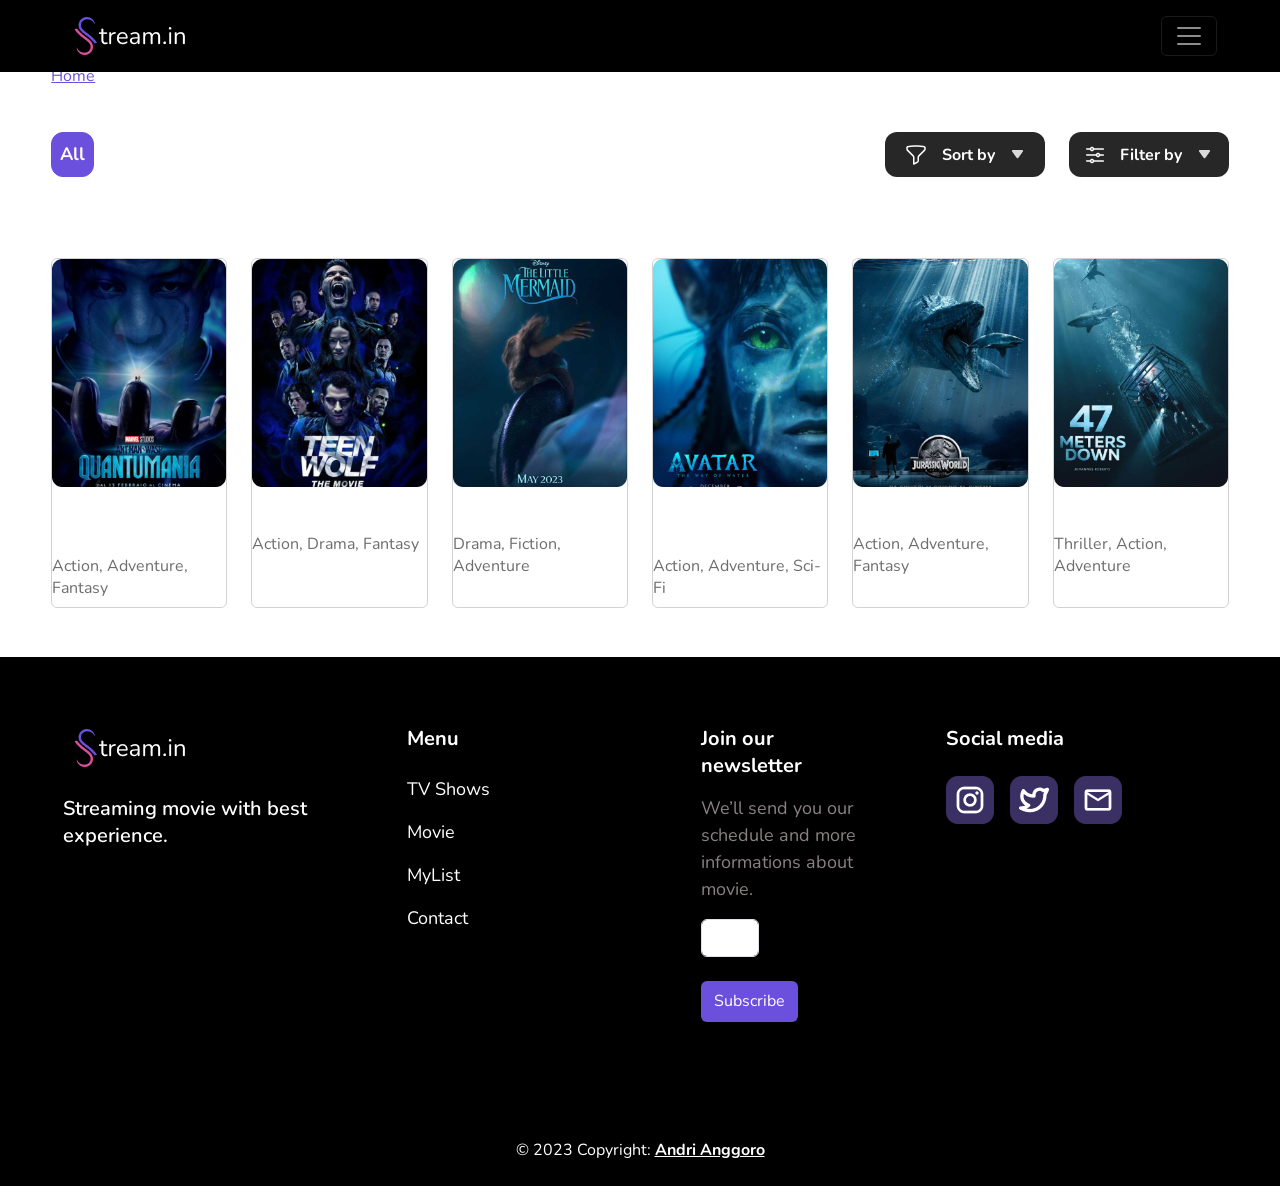
<file: new-release.html>
<!DOCTYPE html>
<html lang="en">
<head>
    <meta charset="UTF-8">
    <meta http-equiv="X-UA-Compatible" content="IE=edge">
    <meta name="viewport" content="width=device-width, initial-scale=1.0">
    <title>Stream.in - New Release</title>
    <link rel="icon" type="image/x-icon" href="./assets/images/icon.png">
    <link rel="stylesheet" href="./assets/css/styles.css">
    
    <link href="https://cdn.jsdelivr.net/npm/bootstrap@5.3.0-alpha1/dist/css/bootstrap.min.css" 
            rel="stylesheet" 
            integrity="sha384-GLhlTQ8iRABdZLl6O3oVMWSktQOp6b7In1Zl3/Jr59b6EGGoI1aFkw7cmDA6j6gD" 
            crossorigin="anonymous">
    <script src="https://cdn.jsdelivr.net/npm/bootstrap@5.3.0-alpha1/dist/js/bootstrap.bundle.min.js" 
            integrity="sha384-w76AqPfDkMBDXo30jS1Sgez6pr3x5MlQ1ZAGC+nuZB+EYdgRZgiwxhTBTkF7CXvN" 
            crossorigin="anonymous"></script>
    
    <link rel="preconnect" href="https://fonts.googleapis.com">
    <link rel="preconnect" href="https://fonts.gstatic.com" crossorigin>
    <link href="https://fonts.googleapis.com/css2?family=Nunito:ital,wght@0,400;0,700;1,400&family=Open+Sans:wght@700&display=swap" 
            rel="stylesheet">

    <link rel="preconnect" href="https://fonts.googleapis.com">
    <link rel="preconnect" href="https://fonts.gstatic.com" crossorigin>
    <link href="https://fonts.googleapis.com/css2?family=Cardo:wght@700&display=swap" rel="stylesheet">
    
    <link rel="stylesheet" href="https://cdn.jsdelivr.net/npm/bootstrap-icons@1.10.3/font/bootstrap-icons.css">   
</head>
<body class="home-page">
    <!-- Navbar -->
    <nav class="navbar navbar-expand-xxl bg-black navbar-dark fixed-top">
      <div class="container-fluid">
        <a class="navbar-brand text-white" href="#"><img src="./assets/images/logo2.png" alt="logo"></a>
        <button class="navbar-toggler" type="button" data-bs-toggle="collapse" data-bs-target="#navbarSupportedContent" aria-controls="navbarSupportedContent" aria-expanded="false" aria-label="Toggle navigation">
          <span class="navbar-toggler-icon "></span>
        </button>
        <div class="collapse navbar-collapse" id="navbarSupportedContent">
          <ul class="navbar-nav me-auto mb-2 mb-lg-0">
            <li class="nav-item">
              <a class="nav-link active text-white" aria-current="page" href="./index.html">Home</a>
            </li>
            <li class="nav-item">
              <a class="nav-link text-white" href="./tv-shows.html">TV Shows</a>
            </li>
            <li class="nav-item">
              <a class="nav-link text-white" href="./movie.html">Movie</a>
            </li>
            <li class="nav-item">
              <a class="nav-link text-white" href="#" data-bs-toggle="modal" data-bs-target="#modalContactUs">Contact Us</a>
            </li>
          </ul>
          <div class="d-flex justify-content-center align-items-center gap-5">
            <form class="d-flex form justify-content-center align-items-center bg-dark" role="search">
              <input class="form-control bg-dark me-2 text-white" type="search" placeholder="Search" aria-label="Search">
              <button class="btn-search" type="submit">
                <i class="bi bi-search"></i>
              </button>
            </form>
            <div class="btn-navbar d-flex justify-content-center align-items-center gap-4">
              <a href="./signup.html"><button type="button" class="btn btn-outline-primary">Sign Up</button></a>
              <a href="./signin.html"><button type="button" class="btn btn-primary">Sign In</button></a>
            </div>
          </div>
        </div>
      </div>
    </nav>
    <!-- Navbar -->
    <!-- Breadcrumbs -->
    <div class="body-breadcrumb">
        <nav style="--bs-breadcrumb-divider: '>';" aria-label="breadcrumb">
            <ol class="breadcrumb align-items-center">
              <li class="breadcrumb-item"><a href="./index.html">Home</a></li>
              <li class="breadcrumb-item active" aria-current="page">New Release</li>
            </ol>
          </nav>
    </div>
    <!-- Breadcrumbs -->

    <div class="body-content">
      <div class="d-flex justify-content-between align-items-center">
        <!-- button genre -->
      <nav class="navbar navbar-expand-xl navbar-dark select-genre">
        <div class="container-fluid">
          <button class="navbar-toggler" type="button" data-bs-toggle="collapse" data-bs-target="#selectGenre" aria-controls="selectGenre" aria-expanded="false" aria-label="Toggle navigation">
            <span class="navbar-toggler-icon"></span>
          </button>
          <div class="collapse navbar-collapse" id="selectGenre">
            <ul class="navbar-nav me-auto mb-2 mb-lg-0 gap-2">
              <li class="nav-item select-genre-all">
                <a class="nav-link" aria-current="page" href="#">All</a>
              </li>
              <li class="nav-item select-genre-item">
                <a class="nav-link" href="#">Action</a>
              </li>
              <li class="nav-item select-genre-item">
                <a class="nav-link" href="#">Adventure</a>
              </li>
              <li class="nav-item select-genre-item">
                <a class="nav-link" href="#">Comedy</a>
              </li>
              <li class="nav-item select-genre-item">
                <a class="nav-link" href="#">Drama</a>
              </li>
              <li class="nav-item select-genre-item">
                <a class="nav-link" href="#">Horror</a>
              </li>
              <li class="nav-item select-genre-item">
                <a class="nav-link" href="#">Sci-Fi</a>
              </li>
              <li class="nav-item select-genre-item">
                <a class="nav-link" href="#">Thriller</a>
              </li>
            </ul>
          </div>
        </div>
      </nav>
      <!-- Button Genre -->
       <div class="filter-sortby d-flex justify-content-center align-items-center gap-4">
         <div class="sortby d-flex justify-content-center align-items-center">
           <a class="d-flex gap-3 align-items-center" href="#">
             <img src="./assets/images/sortby.png" alt="sortby">
             <span>Sort by</span>
             <img src="./assets/images/down.png" alt="down">
           </a>
         </div>
         <div class="filter d-flex justify-content-center align-items-center">
           <a class="d-flex gap-3 align-items-center" href="#">
             <img src="./assets/images/filter.png" alt="filter">
             <span>Filter by</span>
             <img src="./assets/images/down.png" alt="down">
           </a>
         </div>
       </div>
     </div>
     <!-- New Release -->
     <div class="card-release">
      <div class="card-content d-flex justify-content-between">
        <span class="card-content-text">New Release</span>
      </div>
      <div class="row row-cols-1 row-cols-sm-2 row-cols-md-3 row-cols-xl-6 g-4 mb-4">
        <div class="col body-card-content">
          <div class="card">
            <img src="./assets/images/img-release1.png" class="card-img-top" alt="img-release1">
            <div class="card-img-overlay d-flex justify-content-center align-items-center">
              <button type="button" class="btn btn-primary" data-bs-toggle="modal" data-bs-target="#modal-Antman">
              <i class="bi bi-play-circle"></i>
            </div>
            <div class="card-body card-content-title">
              <h6 class="card-title">Ant-man & the Wasp: Quantumania</h6>
              <h6 class="h6-genre">Action, Adventure, Fantasy</h6>
            </div>
          </div>
        </div>
        <div class="col body-card-content">
          <div class="card">
            <img src="./assets/images/img-release2.png" class="card-img-top" alt="img-release2">
            <div class="card-img-overlay d-flex justify-content-center align-items-center">
              <button type="button" class="btn btn-primary" data-bs-toggle="modal" data-bs-target="#modal-Teenwolf">
              <i class="bi bi-play-circle"></i>
            </div>
            <div class="card-body card-content-title">
              <h6 class="card-title">Teen Wolf: The Movie</h6>
              <h6 class="h6-genre">Action, Drama, Fantasy</h6>
            </div>
          </div>
        </div>
        <div class="col body-card-content">
          <div class="card">
            <img src="./assets/images/img-release3.png" class="card-img-top" alt="img-release3">
            <div class="card-img-overlay d-flex justify-content-center align-items-center">
              <button type="button" class="btn btn-primary" data-bs-toggle="modal" data-bs-target="#modal-Thelittlemermaid">
              <i class="bi bi-play-circle"></i>
            </div>
            <div class="card-body card-content-title">
              <h6 class="card-title">The Little Mermaid</h6>
              <h6 class="h6-genre">Drama, Fiction, Adventure</h6>
            </div>
          </div>
        </div>
        <div class="col body-card-content">
          <div class="card">
            <img src="./assets/images/img-release4.png" class="card-img-top" alt="img-release4">
            <div class="card-img-overlay d-flex justify-content-center align-items-center">
              <button type="button" class="btn btn-primary" data-bs-toggle="modal" data-bs-target="#modal-Avatar">
              <i class="bi bi-play-circle"></i>
            </div>
            <div class="card-body card-content-title">
              <h6 class="card-title">Avatar The Way of Water</h6>
              <h6 class="h6-genre">Action, Adventure, Sci-Fi</h6>
            </div>
          </div>
        </div>
        <div class="col body-card-content">
          <div class="card">
            <img src="./assets/images/img-release5.png" class="card-img-top" alt="img-release5">
            <div class="card-img-overlay d-flex justify-content-center align-items-center">
              <button type="button" class="btn btn-primary" data-bs-toggle="modal" data-bs-target="#modal-Jurassicworld">
              <i class="bi bi-play-circle"></i>
            </div>
            <div class="card-body card-content-title">
              <h6 class="card-title">Jurassic World</h6>
              <h6 class="h6-genre">Action, Adventure, Fantasy</h6>
            </div>
          </div>
        </div>
        <div class="col body-card-content">
          <div class="card">
            <img src="./assets/images/img-release6.png" class="card-img-top" alt="img-release6">
            <div class="card-img-overlay d-flex justify-content-center align-items-center">
              <button type="button" class="btn btn-primary" data-bs-toggle="modal" data-bs-target="#modal-47meterdown">
              <i class="bi bi-play-circle"></i>
            </div>
            <div class="card-body card-content-title">
              <h6 class="card-title">47 Meters Down</h6>
              <h6 class="h6-genre">Thriller, Action, Adventure</h6>
            </div>
          </div>
        </div>
      </div>
    </div>
    <!-- New Release -->
  </div>
    <!-- Body Content Home -->
    <!-- Modal Content Ant-man & The Was -->
    <div class="modal fade" id="modal-Antman" tabindex="-1" aria-labelledby="exampleModalLabel" aria-hidden="true">
      <div class="modal-dialog modal-dialog-centered modal-xl">
        <div class="modal-content detail-content">
          <div class="modal-body detail-body">
            <div class="row detail-row">
              <div class="img-modal col-md d-flex justify-content-center">
                <iframe width="580" height="360" src="https://www.youtube.com/embed/QbZqS2pvEmQ" title="YouTube video player" 
                frameborder="0" allow="accelerometer; autoplay; clipboard-write; encrypted-media; gyroscope; picture-in-picture; web-share" 
                allowfullscreen></iframe>
              </div>
              <div class="content-modal col-md">
                <div class="header-modal d-flex justify-content-between" data-bs-theme="dark">
                  <h3 class="detail-title">Ant-man & The Wasp: Quantumania</h3>
                  <button type="button" class="btn-close" data-bs-dismiss="modal" aria-label="Close"></button>
                </div>
                <div class="content-genre d-flex gap-3">
                  <span>Action</span>
                  <span>Adventure</span>
                  <span>Comedy</span>
                </div>
                <div class="content-spec">
                  <img src="./assets/images/titik.png" alt="point">
                  <span>2023</span>
                  <img src="./assets/images/titik.png" alt="point">
                  <span>2 Hours 4 Minutes</span>
                  <img class="modal-rating" src="./assets/images/rating.png" alt="rating">
                  <span>6.4</span>
                </div>
                <div class="content-synopsis">
                  <p>Scott Lang and Hope Van Dyne, along with Hank Pym and Janet Van Dyne, explore the Quantum Realm, 
                  where they interact with strange creatures and embark on an adventure that goes beyond the limits of what they thought was possible.</p>
                </div>
                <div class="content-writers">
                  <div class="row detail-row">
                    <div class="column1 col-sm-3"><span>Directors</span></div>
                    <div class="column2 col-sm-9"><span>Peyton Reed</span></div>
                  </div>
                  <div class="row detail-row">
                    <div class="column1 col-sm-3"><span>Writers</span></div>
                    <div class="column2  col-sm-9"><span>Jeff Loveness, Stan Lee, Larry Lieber</span></div>
                  </div>
                  <div class="row detail-row">
                    <div class="column1 col-sm-3"><span>Stars</span></div>
                    <div class="column2  col-sm-9"><span>Paul Rudd, Evangeline Lilly, Michael Douglas</span></div>
                  </div>
                </div>
                <div class="modal-watch row d-flex gap-4">
                  <div class="col-sm-7 d-flex gap-3">
                    <img src="./assets/images/img-modal-add.png" alt="">
                    <img src="./assets/images/img-modal-love.png" alt="">
                    <img src="./assets/images/img-modal-share.png" alt="">
                  </div>
                  <div class="btn-watch col-sm">
                    <a href="./streaming.html">
                      <button type="button" class="btn btn-primary d-flex justify-content-center align-items-center gap-2 btn-watch-now">
                        <img src="./assets/images/btn-watch.png" alt="">
                        <span>Watch Now</span>
                      </button>
                    </a>
                  </div>
                </div>
              </div>
            </div>
          </div>
        </div>
      </div>
    </div>
    <!-- Modal Content Ant-man & The Was -->
    <!-- Modal Conten Teen Wolf: The Movie -->
    <div class="modal fade" id="modal-Teenwolf" tabindex="-1" aria-labelledby="exampleModalLabel" aria-hidden="true">
      <div class="modal-dialog modal-dialog-centered modal-xl">
        <div class="modal-content detail-content">
          <div class="modal-body detail-body">
            <div class="row detail-row">
              <div class="img-modal col-md d-flex justify-content-center">
                <iframe width="580" height="360" src="https://www.youtube.com/embed/1y3rflTTjeI" title="YouTube video player" 
                frameborder="0" allow="accelerometer; autoplay; clipboard-write; encrypted-media; gyroscope; picture-in-picture; web-share" 
                allowfullscreen></iframe>
              </div>
              <div class="content-modal col-md">
                <div class="header-modal d-flex justify-content-between" data-bs-theme="dark">
                  <h3 class="detail-title">Teen Wolf: The Movie</h3>
                  <button type="button" class="btn-close" data-bs-dismiss="modal" aria-label="Close"></button>
                </div>
                <div class="content-genre d-flex gap-3">
                  <span>Action</span>
                  <span>Drama</span>
                  <span>Fantasy</span>
                </div>
                <div class="content-spec">
                  <img src="./assets/images/titik.png" alt="point">
                  <span>18+</span>
                  <img src="./assets/images/titik.png" alt="point">
                  <span>2023</span>
                  <img src="./assets/images/titik.png" alt="point">
                  <span>2 Hours 20 Minutes</span>
                  <img class="modal-rating" src="./assets/images/rating.png" alt="rating">
                  <span>5.6</span>
                </div>
                <div class="content-synopsis">
                  <p>A terrifying evil has emerged. The wolves howl once again, but only a Werewolf like Scott McCall, 
                  can gather both new allies and reunite trusted friends to fight back against what could be the most powerful and deadliest enemy.</p>
                </div>
                <div class="content-writers">
                  <div class="row detail-row">
                    <div class="column1 col-sm-3"><span>Directors</span></div>
                    <div class="column2 col-sm-9"><span>Russell Mulcahy</span></div>
                  </div>
                  <div class="row detail-row">
                    <div class="column1 col-sm-3"><span>Writers</span></div>
                    <div class="column2  col-sm-9"><span>Jeff Davis, Will Wallace, Joseph P. Genier</span></div>
                  </div>
                  <div class="row detail-row">
                    <div class="column1 col-sm-3"><span>Stars</span></div>
                    <div class="column2  col-sm-9"><span>Tyler Posey, Crystal Reed, Holland Roden</span></div>
                  </div>
                </div>
                <div class="modal-watch row d-flex gap-4">
                  <div class="col-sm-7 d-flex gap-3">
                    <img src="./assets/images/img-modal-add.png" alt="">
                    <img src="./assets/images/img-modal-love.png" alt="">
                    <img src="./assets/images/img-modal-share.png" alt="">
                  </div>
                  <div class="btn-watch col-sm">
                    <a href="./streaming.html">
                      <button type="button" class="btn btn-primary d-flex justify-content-center align-items-center gap-2 btn-watch-now">
                        <img src="./assets/images/btn-watch.png" alt="">
                        <span>Watch Now</span>
                      </button>
                    </a>
                  </div>
                </div>
              </div>
            </div>
          </div>
        </div>
      </div>
    </div>
    <!-- Modal Conten Teen Wolf: The Movie -->
    <!-- Modal Conten The Little Mermaid -->
    <div class="modal fade" id="modal-Thelittlemermaid" tabindex="-1" aria-labelledby="exampleModalLabel" aria-hidden="true">
      <div class="modal-dialog modal-dialog-centered modal-xl">
        <div class="modal-content detail-content">
          <div class="modal-body detail-body">
            <div class="row detail-row">
              <div class="img-modal col-md d-flex justify-content-center">
                <iframe width="580" height="360" src="https://www.youtube.com/embed/kpGo2_d3oYE" title="YouTube video player" 
                frameborder="0" allow="accelerometer; autoplay; clipboard-write; encrypted-media; gyroscope; picture-in-picture; web-share" 
                allowfullscreen></iframe>
              </div>
              <div class="content-modal col-md">
                <div class="header-modal d-flex justify-content-between" data-bs-theme="dark">
                  <h3 class="detail-title">The Little Mermaid</h3>
                  <button type="button" class="btn-close" data-bs-dismiss="modal" aria-label="Close"></button>
                </div>
                <div class="content-genre d-flex gap-3">
                  <span>Adventure</span>
                  <span>Family</span>
                  <span>Fantasy</span>
                </div>
                <div class="content-spec">
                  <img src="./assets/images/titik.png" alt="point">
                  <span>2023</span>
                  <img src="./assets/images/titik.png" alt="point">
                  <span>2 Hours 20 Minutes</span>
                  <img class="modal-rating" src="./assets/images/rating.png" alt="rating">
                  <span>5.6</span>
                </div>
                <div class="content-synopsis">
                  <p>A young mermaid makes a deal with a sea witch to trade her beautiful voice for human legs so she can discover 
                  the world above water and impress a prince.</p>
                </div>
                <div class="content-writers">
                  <div class="row detail-row">
                    <div class="column1 col-sm-3"><span>Directors</span></div>
                    <div class="column2 col-sm-9"><span>Rob Marshall</span></div>
                  </div>
                  <div class="row detail-row">
                    <div class="column1 col-sm-3"><span>Writers</span></div>
                    <div class="column2  col-sm-9"><span>David Magee, Rob Marshall, John Deluca</span></div>
                  </div>
                  <div class="row detail-row">
                    <div class="column1 col-sm-3"><span>Stars</span></div>
                    <div class="column2  col-sm-9"><span>Halle Bailey, Jonah Hauer-King, Melissa McCarthy</span></div>
                  </div>
                </div>
                <div class="modal-watch row d-flex gap-4">
                  <div class="col-sm-7 d-flex gap-3">
                    <img src="./assets/images/img-modal-add.png" alt="">
                    <img src="./assets/images/img-modal-love.png" alt="">
                    <img src="./assets/images/img-modal-share.png" alt="">
                  </div>
                  <div class="btn-watch col-sm">
                    <a href="./streaming.html">
                      <button type="button" class="btn btn-primary d-flex justify-content-center align-items-center gap-2 btn-watch-now">
                        <img src="./assets/images/btn-watch.png" alt="">
                        <span>Watch Now</span>
                      </button>
                    </a>
                  </div>
                </div>
              </div>
            </div>
          </div>
        </div>
      </div>
    </div>
    <!-- Modal Conten The Little Mermaid -->
    <!-- Modal Content Avatar -->
    <div class="modal fade" id="modal-Avatar" tabindex="-1" aria-labelledby="exampleModalLabel" aria-hidden="true">
      <div class="modal-dialog modal-dialog-centered modal-xl">
        <div class="modal-content detail-content">
          <div class="modal-body detail-body">
            <div class="row detail-row">
              <div class="img-modal col-md d-flex justify-content-center">
                <iframe width="580" height="360" src="https://www.youtube.com/embed/o5F8MOz_IDw" title="YouTube video player" 
                frameborder="0" allow="accelerometer; autoplay; clipboard-write; encrypted-media; gyroscope; picture-in-picture; web-share" 
                allowfullscreen></iframe>
              </div>
              <div class="content-modal col-md">
                <div class="header-modal d-flex justify-content-between" data-bs-theme="dark">
                  <h3 class="detail-title">Avatar The Way of Water</h3>
                  <button type="button" class="btn-close" data-bs-dismiss="modal" aria-label="Close"></button>
                </div>
                <div class="content-genre d-flex gap-3">
                  <span>Action</span>
                  <span>Adventure</span>
                  <span>Fantasy</span>
                </div>
                <div class="content-spec">
                  <img src="./assets/images/titik.png" alt="point">
                  <span>2023</span>
                  <img src="./assets/images/titik.png" alt="point">
                  <span>3 Hours 2 Minutes</span>
                  <img class="modal-rating" src="./assets/images/rating.png" alt="rating">
                  <span>9.8</span>
                </div>
                <div class="content-synopsis">
                  <p>Jake Sully lives with his newfound family formed on the extrasolar moon Pandora. 
                    Once a familiar threat returns to finish what was previously started, 
                    Jake must work with Neytiri and the army of the Na'vi race to protect their home.</p>
                </div>
                <div class="content-writers">
                  <div class="row detail-row">
                    <div class="column1 col-sm-3"><span>Directors</span></div>
                    <div class="column2 col-sm-9"><span>James Cameron</span></div>
                  </div>
                  <div class="row detail-row">
                    <div class="column1 col-sm-3"><span>Writers</span></div>
                    <div class="column2  col-sm-9"><span>James Cameron, Rick Jaffa, Amanda Silver</span></div>
                  </div>
                  <div class="row detail-row">
                    <div class="column1 col-sm-3"><span>Stars</span></div>
                    <div class="column2  col-sm-9"><span>Sam Worthington, Sigourney Weaver, Zoe Saldana, Stephen Lang, Kate Winslet, Cliff Curtis</span></div>
                  </div>
                </div>
                <div class="modal-watch row d-flex gap-4">
                  <div class="col-sm-7 d-flex gap-3">
                    <img src="./assets/images/img-modal-add.png" alt="">
                    <img src="./assets/images/img-modal-love.png" alt="">
                    <img src="./assets/images/img-modal-share.png" alt="">
                  </div>
                  <div class="btn-watch col-sm">
                    <a href="./streaming.html">
                      <button type="button" class="btn btn-primary d-flex justify-content-center align-items-center gap-2 btn-watch-now">
                        <img src="./assets/images/btn-watch.png" alt="">
                        <span>Watch Now</span>
                      </button>
                    </a>
                  </div>
                </div>
              </div>
            </div>
          </div>
        </div>
      </div>
    </div>
    <!-- Modal Content Avatar-->
    <!-- Modal Content Jurassic World -->
    <div class="modal fade" id="modal-Jurassicworld" tabindex="-1" aria-labelledby="exampleModalLabel" aria-hidden="true">
      <div class="modal-dialog modal-dialog-centered modal-xl">
        <div class="modal-content detail-content">
          <div class="modal-body detail-body">
            <div class="row detail-row">
              <div class="img-modal col-md d-flex justify-content-center">
                <iframe width="580" height="360" src="https://www.youtube.com/embed/RFinNxS5KN4" title="YouTube video player" 
                frameborder="0" allow="accelerometer; autoplay; clipboard-write; encrypted-media; gyroscope; picture-in-picture; web-share" 
                allowfullscreen></iframe>
              </div>
              <div class="content-modal col-md">
                <div class="header-modal d-flex justify-content-between" data-bs-theme="dark">
                  <h3 class="detail-title">Jurassic World</h3>
                  <button type="button" class="btn-close" data-bs-dismiss="modal" aria-label="Close"></button>
                </div>
                <div class="content-genre d-flex gap-3">
                  <span>Action</span>
                  <span>Adventure</span>
                  <span>Sci-Fi</span>
                </div>
                <div class="content-spec">
                  <img src="./assets/images/titik.png" alt="point">
                  <span>2015</span>
                  <img src="./assets/images/titik.png" alt="point">
                  <span>2 Hours 4 Minutes</span>
                  <img class="modal-rating" src="./assets/images/rating.png" alt="rating">
                  <span>6.9</span>
                </div>
                <div class="content-synopsis">
                  <p>A new theme park, built on the original site of Jurassic Park, creates a genetically modified hybrid dinosaur, 
                  the Indominus Rex, which escapes containment and goes on a killing spree.</p>
                </div>
                <div class="content-writers">
                  <div class="row detail-row">
                    <div class="column1 col-sm-3"><span>Directors</span></div>
                    <div class="column2 col-sm-9"><span>Colin Trevorrow</span></div>
                  </div>
                  <div class="row detail-row">
                    <div class="column1 col-sm-3"><span>Writers</span></div>
                    <div class="column2  col-sm-9"><span>Rick Jaffa, Amanda Silver, Colin Trevorrow</span></div>
                  </div>
                  <div class="row detail-row">
                    <div class="column1 col-sm-3"><span>Stars</span></div>
                    <div class="column2  col-sm-9"><span>Chris Pratt, Bryce Dallas Howard, Ty Simpkins</span></div>
                  </div>
                </div>
                <div class="modal-watch row d-flex gap-4">
                  <div class="col-sm-7 d-flex gap-3">
                    <img src="./assets/images/img-modal-add.png" alt="">
                    <img src="./assets/images/img-modal-love.png" alt="">
                    <img src="./assets/images/img-modal-share.png" alt="">
                  </div>
                  <div class="btn-watch col-sm">
                    <a href="./streaming.html">
                      <button type="button" class="btn btn-primary d-flex justify-content-center align-items-center gap-2 btn-watch-now">
                        <img src="./assets/images/btn-watch.png" alt="">
                        <span>Watch Now</span>
                      </button>
                    </a>
                  </div>
                </div>
              </div>
            </div>
          </div>
        </div>
      </div>
    </div>
    <!-- Modal Content Jurassic World -->
    <!-- Modal Content 47 Meters Down -->
    <div class="modal fade" id="modal-47meterdown" tabindex="-1" aria-labelledby="exampleModalLabel" aria-hidden="true">
      <div class="modal-dialog modal-dialog-centered modal-xl">
        <div class="modal-content detail-content">
          <div class="modal-body detail-body">
            <div class="row detail-row">
              <div class="img-modal col-md d-flex justify-content-center">
                <iframe width="580" height="360" src="https://www.youtube.com/embed/ddYSGGJAKOk" title="YouTube video player" 
                frameborder="0" allow="accelerometer; autoplay; clipboard-write; encrypted-media; gyroscope; picture-in-picture; web-share" 
                allowfullscreen></iframe>
              </div>
              <div class="content-modal col-md">
                <div class="header-modal d-flex justify-content-between" data-bs-theme="dark">
                  <h3 class="detail-title">47 Meters Down</h3>
                  <button type="button" class="btn-close" data-bs-dismiss="modal" aria-label="Close"></button>
                </div>
                <div class="content-genre d-flex gap-3">
                  <span>Adventure</span>
                  <span>Drama</span>
                  <span>Horror</span>
                </div>
                <div class="content-spec">
                  <img src="./assets/images/titik.png" alt="point">
                  <span>+17</span>
                  <img src="./assets/images/titik.png" alt="point">
                  <span>2017</span>
                  <img src="./assets/images/titik.png" alt="point">
                  <span>1 Hours 29 Minutes</span>
                  <img class="modal-rating" src="./assets/images/rating.png" alt="rating">
                  <span>5.6</span>
                </div>
                <div class="content-synopsis">
                  <p>Two sisters vacationing in Mexico are trapped in a shark cage at the bottom of the ocean. 
                  With less than an hour of oxygen left and great white sharks circling nearby, they must fight to survive.</p>
                </div>
                <div class="content-writers">
                  <div class="row detail-row">
                    <div class="column1 col-sm-3"><span>Directors</span></div>
                    <div class="column2 col-sm-9"><span>Johannes Roberts</span></div>
                  </div>
                  <div class="row detail-row">
                    <div class="column1 col-sm-3"><span>Writers</span></div>
                    <div class="column2  col-sm-9"><span>Johannes Roberts, Ernest Riera</span></div>
                  </div>
                  <div class="row detail-row">
                    <div class="column1 col-sm-3"><span>Stars</span></div>
                    <div class="column2  col-sm-9"><span>Mandy Moore, Claire Holt, Matthew Modine</span></div>
                  </div>
                </div>
                <div class="modal-watch row d-flex gap-4">
                  <div class="col-sm-7 d-flex gap-3">
                    <img src="./assets/images/img-modal-add.png" alt="">
                    <img src="./assets/images/img-modal-love.png" alt="">
                    <img src="./assets/images/img-modal-share.png" alt="">
                  </div>
                  <div class="btn-watch col-sm">
                    <a href="./streaming.html">
                      <button type="button" class="btn btn-primary d-flex justify-content-center align-items-center gap-2 btn-watch-now">
                        <img src="./assets/images/btn-watch.png" alt="">
                        <span>Watch Now</span>
                      </button>
                    </a>
                  </div>
                </div>
              </div>
            </div>
          </div>
        </div>
      </div>
    </div>
    <!-- Modal Content 47 Meters Down -->
    <!-- Modal Contact Us -->
    <div class="modal fade" id="modalContactUs" tabindex="-1" aria-labelledby="exampleModalLabel" aria-hidden="true">
      <div class="modal-dialog contact-dialog modal-lg">
        <div class="modal-content contact-content">
          <div class="modal-header contact-header" data-bs-theme="dark">
            <h1 class="modal-title contact-title fs-5" id="exampleModalLabel">Contact Us</h1>
            <button type="button" class="btn-close" data-bs-dismiss="modal" aria-label="Close"></button>
          </div>
          <div class="modal-body contact-body">
            <div class="modal-quote">
              <p>Our friendly team would love to hear from you!</p>
            </div>
            <div class="row">
              <div class="col-md">
                <div class="mb-3 contact-data">
                  <label for="exampleFormControlInput1" class="form-label contact-label">First Name</label>
                  <input type="text" class="form-control contact-input" id="exampleFormControlInput1" placeholder="First Name">
                </div>
              </div>
              <div class="col-md">
                <div class="mb-3 contact-data">
                  <label for="exampleFormControlInput1" class="form-label contact-label">Last Name</label>
                  <input type="text" class="form-control contact-input" id="exampleFormControlInput1" placeholder="Last Name">
                </div>
              </div>
            </div>
            <div class="mb-3 contact-data">
              <label for="exampleFormControlInput1" class="form-label contact-label">Email Address</label>
              <input type="email" class="form-control contact-input" id="exampleFormControlInput1" placeholder="Email Address">
            </div>
            <div class="mb-3 contact-data">
              <label for="exampleFormControlInput1" class="form-label contact-label">Subject</label>
              <input type="test" class="form-control contact-input" id="exampleFormControlInput1" placeholder="Subject">
            </div>
            <div class="mb-3 contact-data">
              <label for="exampleFormControlTextarea1" class="form-label contact-label">Message</label>
              <textarea class="form-control contact-textArea" id="exampleFormControlTextarea1" rows="6" placeholder="Enter Your Message"></textarea>
            </div>
          </div>
          <div class="modal-footer contact-footer" >
            <button type="button" class="btn btn-secondary" data-bs-dismiss="modal" >Close</button>
            <button type="button" class="btn btn-primary">Send Message</button>
          </div>
        </div>
      </div>
    </div>
    <!-- Modal Contact Us -->
        
    <!-- Footer -->
    <footer class="text-center text-lg-start bg-black text-muted">
      <div class="body-footer">
        <div class="container-fluid text-center text-md-start mt-5">
          <div class="row mt-3">
            <div class="footer-content col-md-3 col-lg-4 col-xl-3 mb-4">
              <h6 class="fw-bold mb-4"><img src="./assets/images/logo2.png" alt=""></h6>
              <p>Streaming movie with best <br> experience.</p>
            </div>
            <div class="menu-footer col-md-2 col-lg-2 col-xl-2 mx-auto mb-4">
              <h6 class="fw-bold mb-4 text-white">Menu</h6>
              <p><a href="#!" class="text-white">TV Shows</a></p>
              <p><a href="#!" class="text-white">Movie</a></p>
              <p><a href="#!" class="text-white">MyList</a></p>
              <p><a href="#!" class="text-white">Contact</a></p>
            </div>
            <div class="col-md-3 col-lg-2 col-xl-2 mx-auto mb-4">
              <form action="">
                <div class="row">
                  <div class="title-subscribe col-auto mb-4 mb-md-0">
                    <h6>Join our newsletter</h6>
                    <p class="pt-2">We’ll send you our schedule and more informations about movie.</p>
                  </div>
                </div>
                <div class="row">
                  <div class="col-md-5 col-12 mb-4">
                    <div class="form-outline">
                      <input type="email" id="form5Example25" class="form-control "/>
                    </div>
                  </div>
                  <div class=" btn-subscribe col-auto mb-4">
                    <button type="submit" class="btn mb-4">Subscribe</button>
                  </div>
                </div>
              </form>
            </div>
            <div class="sosmed col-md-4 col-lg-3 col-xl-  mb-4">
              <h6 class="fw-bold mb-4">Social media</h6>
              <div class="d-flex gap-3">
                <a href="#"><img src="./assets/images/ig.png" alt=""></a>
                <a href="#"><img src="./assets/images/twitter.png" alt=""></a>
                <a href="#"><img src="./assets/images/email2.png" alt=""></a>
              </div>
            </div>
          </div>
        </div>
      </div>
      <div class="text-center p-4 text-white" style="background-color: rgba(0, 0, 0, 0.05);">
        <span> © 2023 Copyright:</span>
        <a class="text-reset fw-bold text-white" href="https://mdbootstrap.com/">Andri Anggoro</a>
      </div>
    </footer>
    <!-- Footer -->
</body>
</html>
</file>
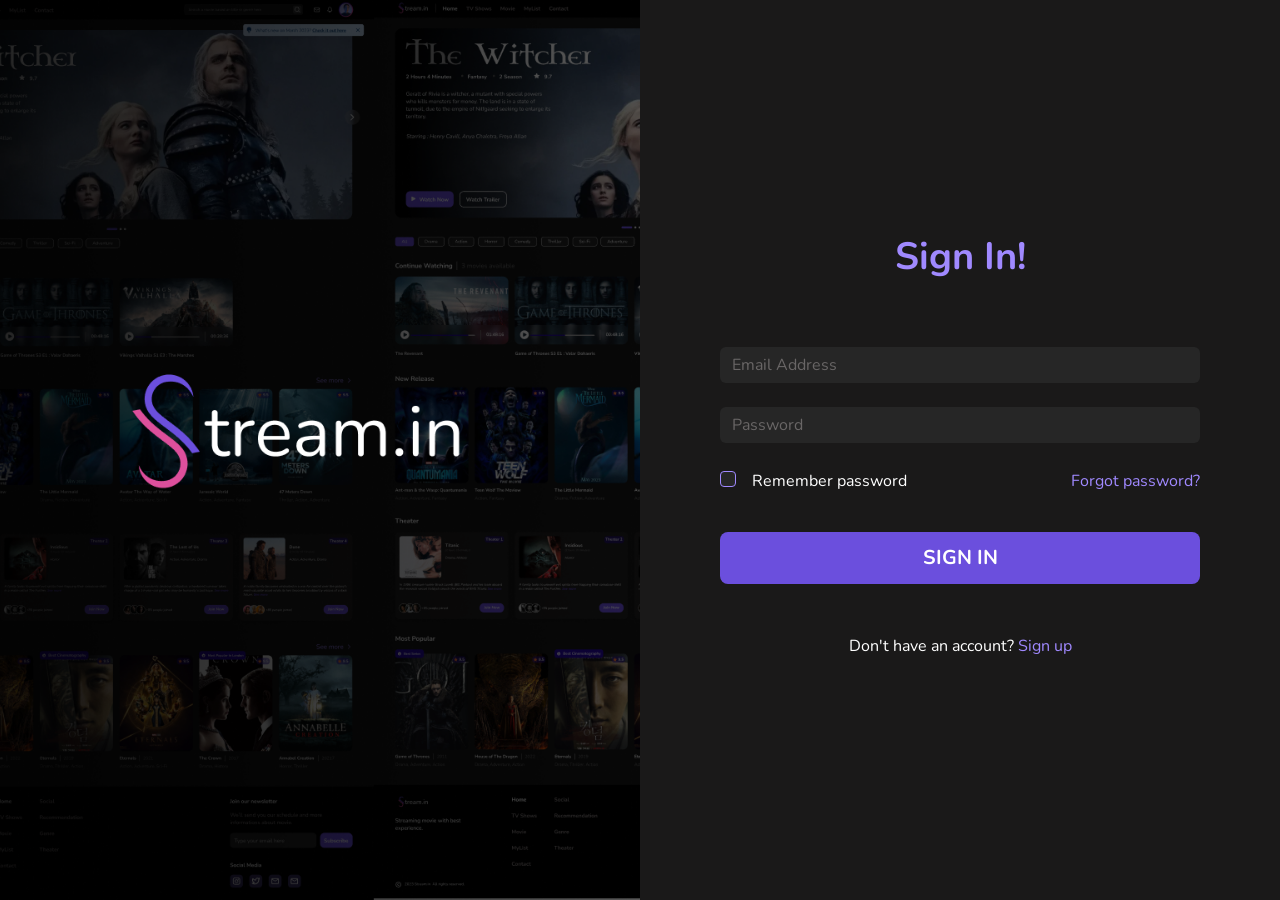
<file: signin.html>
<!DOCTYPE html>
<html lang="en">
<head>
    <meta charset="UTF-8">
    <meta http-equiv="X-UA-Compatible" content="IE=edge">
    <meta name="viewport" content="width=device-width, initial-scale=1.0">
    <title>Stream.in - Sign In</title>
    <link rel="icon" type="image/x-icon" href="./assets/images/icon.png">

    <link rel="stylesheet" href="./assets/css/styles.css">

    <link href="https://cdn.jsdelivr.net/npm/bootstrap@5.3.0-alpha1/dist/css/bootstrap.min.css" 
        rel="stylesheet" 
        integrity="sha384-GLhlTQ8iRABdZLl6O3oVMWSktQOp6b7In1Zl3/Jr59b6EGGoI1aFkw7cmDA6j6gD" 
        crossorigin="anonymous">
    <script src="https://cdn.jsdelivr.net/npm/bootstrap@5.3.0-alpha1/dist/js/bootstrap.bundle.min.js" 
        integrity="sha384-w76AqPfDkMBDXo30jS1Sgez6pr3x5MlQ1ZAGC+nuZB+EYdgRZgiwxhTBTkF7CXvN" 
        crossorigin="anonymous"></script>

    <link rel="preconnect" href="https://fonts.googleapis.com">
    <link rel="preconnect" href="https://fonts.gstatic.com" crossorigin>
    <link href="https://fonts.googleapis.com/css2?family=Nunito:ital,wght@0,400;0,700;1,400&family=Open+Sans:wght@700&display=swap" 
        rel="stylesheet">

    <link rel="preconnect" href="https://fonts.googleapis.com">
    <link rel="preconnect" href="https://fonts.gstatic.com" crossorigin>
    <link href="https://fonts.googleapis.com/css2?family=Cardo:wght@700&display=swap" rel="stylesheet">


    <link rel="stylesheet" href="https://cdn.jsdelivr.net/npm/bootstrap-icons@1.10.3/font/bootstrap-icons.css">
</head>
<body>
  <section class="vh-100">
    <div class="container-fluid">
      <div class="row">
        <div class="col-sm-6 px-0 d-none d-sm-block">
          <img src="./assets/images/img-login-signup.png" 
            alt="Login image" class="w-100 vh-100" style="object-fit: cover;">
        </div>
        <div class="col-sm-6 d-flex justify-content-center align-items-center signin-body">
          <form style="width: 30rem;">
            <div class="d-flex justify-content-center align-items-center mb-5">
              <h2 class="signin-title">Sign In!</h2>
            </div>
            <div class="mb-4 gr-signin-input">
              <input type="email" class="form-control signin-input" id="exampleFormControlInput1" placeholder="Email Address">
            </div>
            <div class="mb-4 gr-signin-input">
              <input type="email" class="form-control signin-input" id="exampleFormControlInput1" placeholder="Password">
            </div>
            <div class="d-flex justify-content-between ">
              <div class="form-check d-flex justify-content-start mb-4 gap-3 gr-signin-check">
                <input class="form-check-input signin-check-input" type="checkbox" value="" id="form1Example3" />
                <label class="form-check-label signin-remember" for="form1Example3"> Remember password </label>
              </div>
              <div class="signin-forgot">
                <p class="small mb-4 pb-lg-2"><a class="text-pass" href="#!">Forgot password?</a></p>
              </div>

            </div>
            <div class="pt-1 mb-5 gr-signin-btn">
                <a href="./index.html"><button class="btn btn-info btn-lg btn-block signin-btn" type="button" style="width: 100%;">SIGN IN</button></a>
            </div>
            <div class="d-flex justify-content-center align-items-center">
              <p class="signin-signup">Don't have an account? <a href="./signup.html" class="text-signup">Sign up</a></p>
            </div>
            
          </form>
        </div>
       
      </div>
    </div>
  </section> 
</body>
</html>
</file>
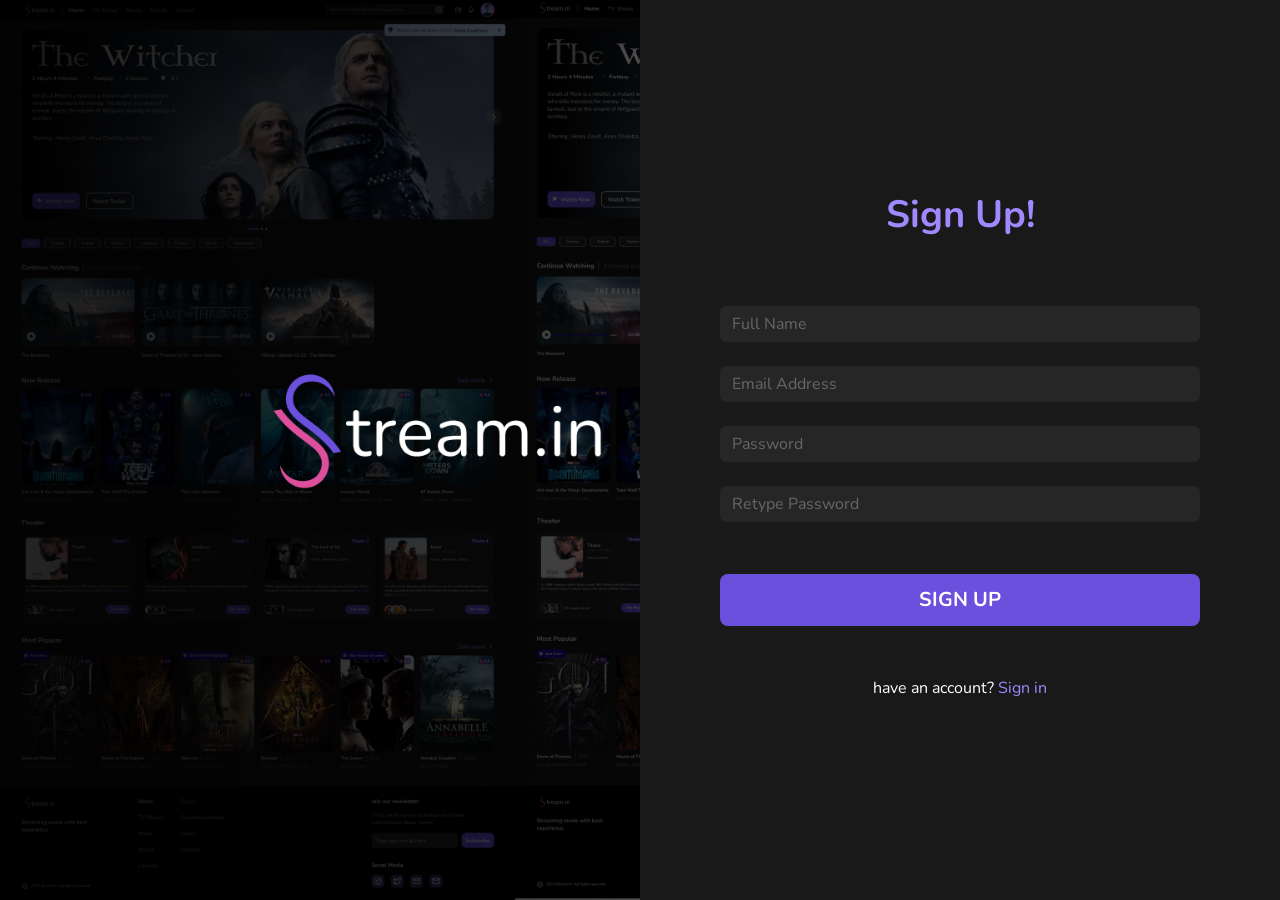
<file: signup.html>
<!DOCTYPE html>
<html lang="en">
<head>
    <meta charset="UTF-8">
    <meta http-equiv="X-UA-Compatible" content="IE=edge">
    <meta name="viewport" content="width=device-width, initial-scale=1.0">
    <title>Stream.in - Sign Up</title>
    <link rel="icon" type="image/x-icon" href="./assets/images/icon.png">

    <link rel="stylesheet" href="./assets/css/styles.css">

    <link href="https://cdn.jsdelivr.net/npm/bootstrap@5.3.0-alpha1/dist/css/bootstrap.min.css" 
        rel="stylesheet" 
        integrity="sha384-GLhlTQ8iRABdZLl6O3oVMWSktQOp6b7In1Zl3/Jr59b6EGGoI1aFkw7cmDA6j6gD" 
        crossorigin="anonymous">
    <script src="https://cdn.jsdelivr.net/npm/bootstrap@5.3.0-alpha1/dist/js/bootstrap.bundle.min.js" 
        integrity="sha384-w76AqPfDkMBDXo30jS1Sgez6pr3x5MlQ1ZAGC+nuZB+EYdgRZgiwxhTBTkF7CXvN" 
        crossorigin="anonymous"></script>

    <link rel="preconnect" href="https://fonts.googleapis.com">
    <link rel="preconnect" href="https://fonts.gstatic.com" crossorigin>
    <link href="https://fonts.googleapis.com/css2?family=Nunito:ital,wght@0,400;0,700;1,400&family=Open+Sans:wght@700&display=swap" 
        rel="stylesheet">

    <link rel="preconnect" href="https://fonts.googleapis.com">
    <link rel="preconnect" href="https://fonts.gstatic.com" crossorigin>
    <link href="https://fonts.googleapis.com/css2?family=Cardo:wght@700&display=swap" rel="stylesheet">


    <link rel="stylesheet" href="https://cdn.jsdelivr.net/npm/bootstrap-icons@1.10.3/font/bootstrap-icons.css">
</head>
<body>
  <section class="vh-100">
    <div class="container-fluid">
      <div class="row">
        <div class="col-sm-6 px-0 d-none d-sm-block">
          <img src="./assets/images/img-login-signup.png" 
            alt="Login image" class="w-100 vh-100" style="object-fit: cover; object-position: left;">
        </div>
        <div class="col-sm-6 d-flex justify-content-center align-items-center signup-body">
          <form style="width: 30rem;">
            <div class="d-flex justify-content-center align-items-center mb-5">
              <h2 class="signup-title">Sign Up!</h2>
            </div>
            <div class="mb-4 gr-signup-input">
              <input type="email" class="form-control signup-input" id="exampleFormControlInput1" placeholder="Full Name">
            </div>
            <div class="mb-4 gr-signup-input">
              <input type="email" class="form-control signup-input" id="exampleFormControlInput1" placeholder="Email Address">
            </div>
            <div class="mb-4 gr-signup-input">
                <input type="email" class="form-control signup-input" id="exampleFormControlInput1" placeholder="Password">
            </div>
            <div class="mb-5 gr-signup-input">
                <input type="email" class="form-control signup-input" id="exampleFormControlInput1" placeholder="Retype Password">
            </div>
            <div class="pt-1 mb-5 gr-signup-btn">
                <a href="./signin.html"><button class="btn btn-info btn-lg btn-block signup-btn" type="button" style="width: 100%;">SIGN UP</button></a>
            </div>
            <div class="d-flex justify-content-center align-items-center">
              <p class="signup-signin">have an account? <a href="./signin.html" class="text-signin">Sign in</a></p>
            </div>
            
          </form>
        </div>
       
      </div>
    </div>
  </section> 
</body>
</html>
</file>
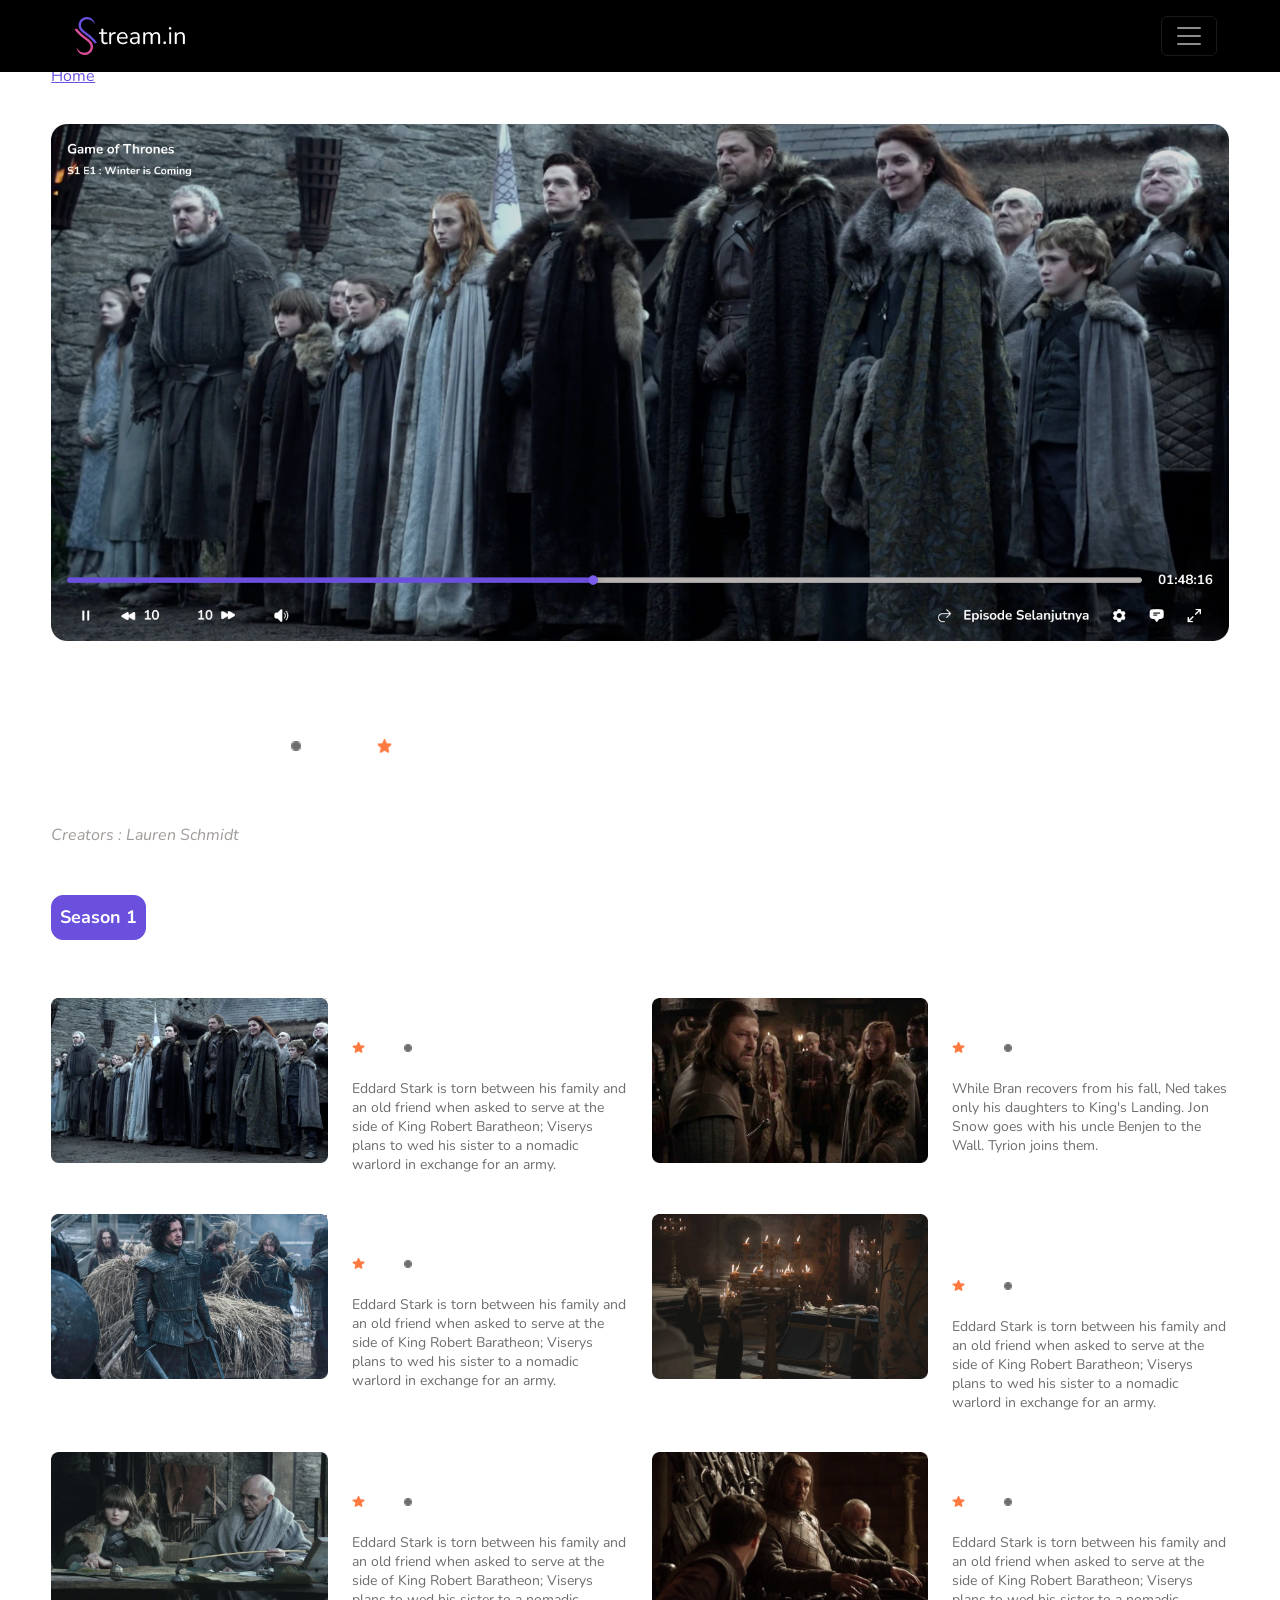
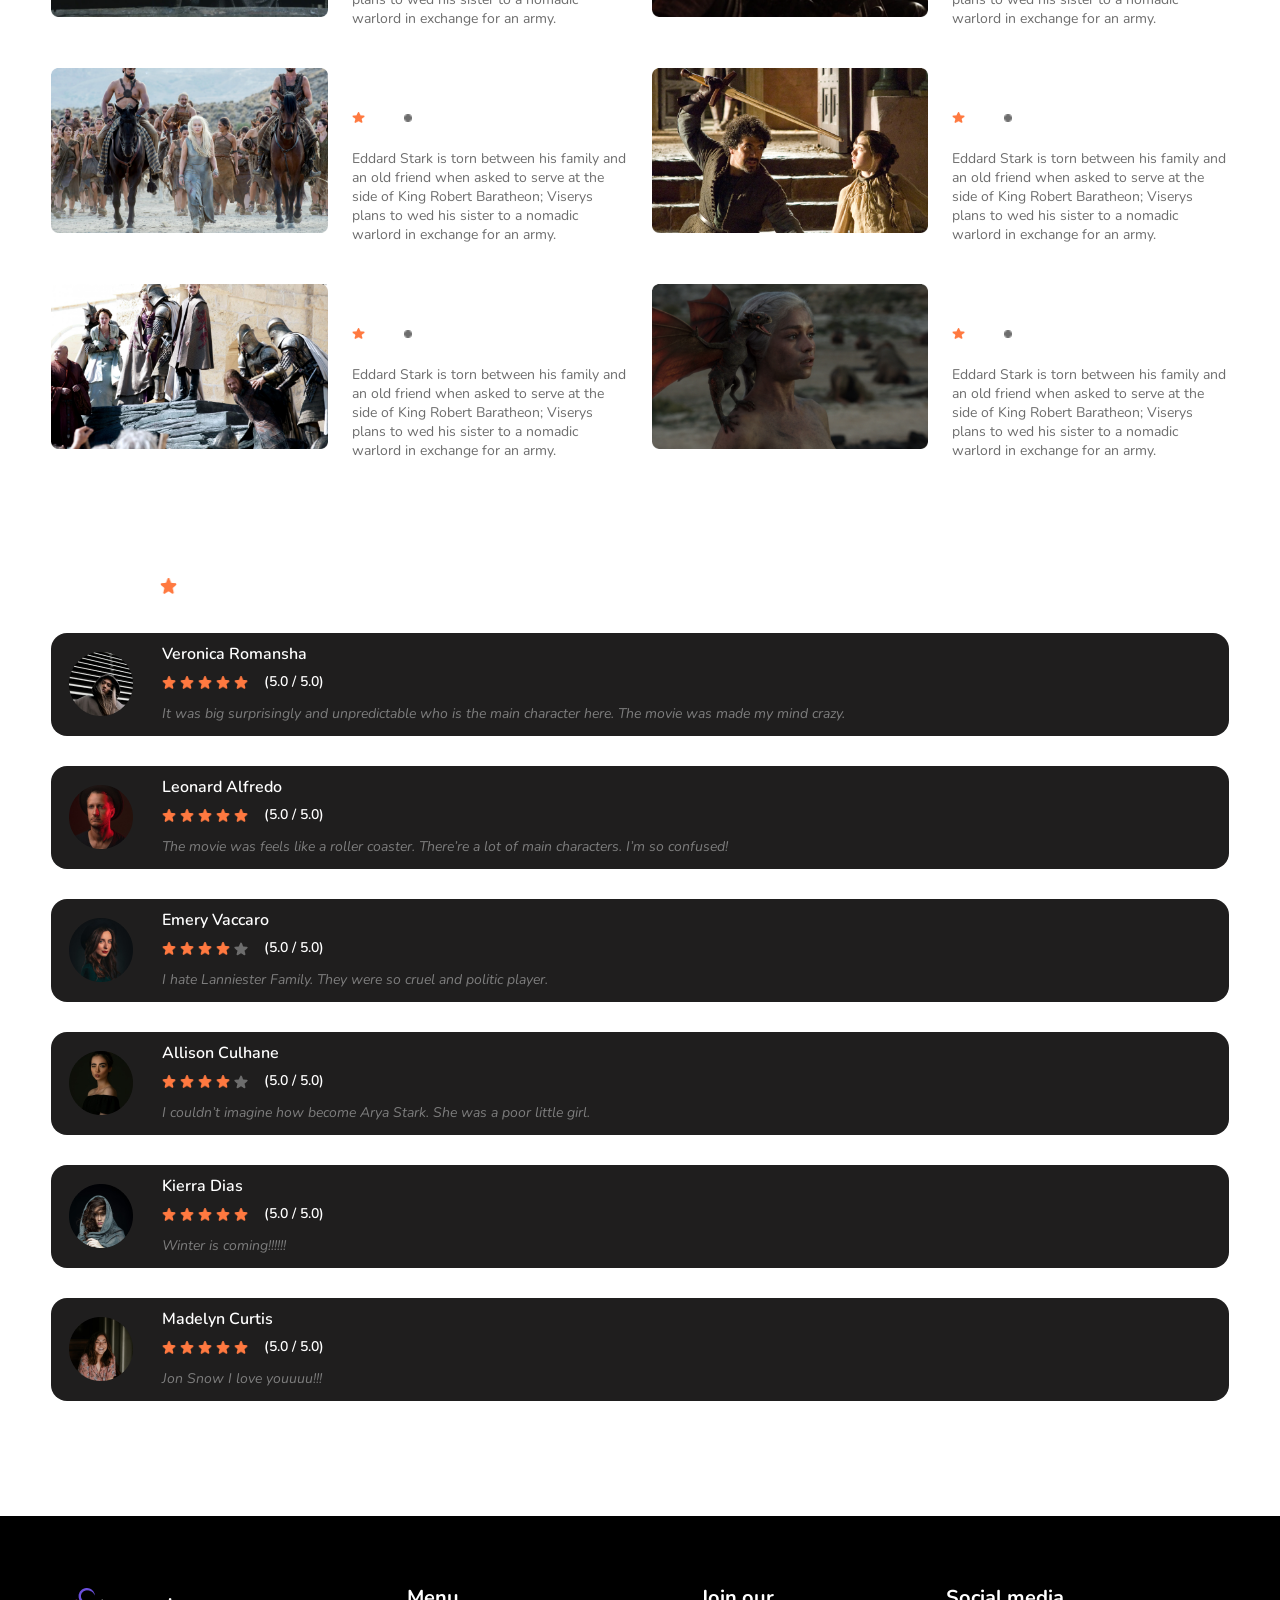
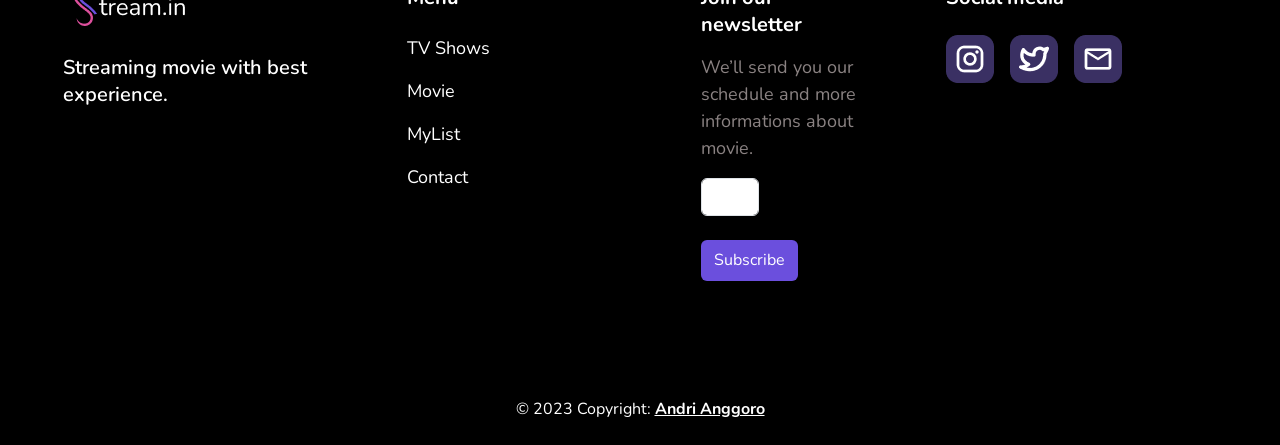
<file: streaming.html>
<!DOCTYPE html>
<html lang="en">
<head>
    <meta charset="UTF-8">
    <meta http-equiv="X-UA-Compatible" content="IE=edge">
    <meta name="viewport" content="width=device-width, initial-scale=1.0">
    <title>Stream.in - Game Of Thrones</title>
    <link rel="icon" type="image/x-icon" href="./assets/images/icon.png">

    <link rel="stylesheet" href="./assets/css/styles.css">

    <link href="https://cdn.jsdelivr.net/npm/bootstrap@5.3.0-alpha1/dist/css/bootstrap.min.css" 
        rel="stylesheet" 
        integrity="sha384-GLhlTQ8iRABdZLl6O3oVMWSktQOp6b7In1Zl3/Jr59b6EGGoI1aFkw7cmDA6j6gD" 
        crossorigin="anonymous">
    <script src="https://cdn.jsdelivr.net/npm/bootstrap@5.3.0-alpha1/dist/js/bootstrap.bundle.min.js" 
        integrity="sha384-w76AqPfDkMBDXo30jS1Sgez6pr3x5MlQ1ZAGC+nuZB+EYdgRZgiwxhTBTkF7CXvN" 
        crossorigin="anonymous"></script>



    <link rel="preconnect" href="https://fonts.googleapis.com">
    <link rel="preconnect" href="https://fonts.gstatic.com" crossorigin>
    <link href="https://fonts.googleapis.com/css2?family=Nunito:ital,wght@0,400;0,700;1,400&family=Open+Sans:wght@700&display=swap" 
        rel="stylesheet">

    <link rel="preconnect" href="https://fonts.googleapis.com">
    <link rel="preconnect" href="https://fonts.gstatic.com" crossorigin>
    <link href="https://fonts.googleapis.com/css2?family=Cardo:wght@700&display=swap" rel="stylesheet">


    <link rel="stylesheet" href="https://cdn.jsdelivr.net/npm/bootstrap-icons@1.10.3/font/bootstrap-icons.css">
</head>
<body class="home-page">
  <!-- Navbar -->
  <nav class="navbar navbar-expand-xxl bg-black navbar-dark fixed-top">
    <div class="container-fluid">
      <a class="navbar-brand text-white" href="./index.html"><img src="./assets/images/logo2.png" alt="logo"></a>
      <button class="navbar-toggler" type="button" data-bs-toggle="collapse" data-bs-target="#navbarSupportedContent" aria-controls="navbarSupportedContent" aria-expanded="false" aria-label="Toggle navigation">
        <span class="navbar-toggler-icon "></span>
      </button>
      <div class="collapse navbar-collapse" id="navbarSupportedContent">
        <ul class="navbar-nav me-auto mb-2 mb-lg-0">
          <li class="nav-item">
            <a class="nav-link active text-white" aria-current="page" href="./index.html">Home</a>
          </li>
          <li class="nav-item">
            <a class="nav-link text-white" href="./tv-shows.html">TV Shows</a>
          </li>
          <li class="nav-item">
            <a class="nav-link text-white" href="./movie.html">Movie</a>
          </li>
          <li class="nav-item">
            <a class="nav-link text-white" href="#" data-bs-toggle="modal" data-bs-target="#modalContactUs">Contact Us</a>
          </li>
        </ul>
        <div class="d-flex justify-content-center align-items-center gap-5">
          <form class="d-flex form justify-content-center align-items-center bg-dark" role="search">
            <input class="form-control bg-dark me-2 text-white" type="search" placeholder="Search" aria-label="Search">
            <button class="btn-search" type="submit">
              <i class="bi bi-search"></i>
            </button>
          </form>
          <div class="btn-navbar d-flex justify-content-center align-items-center gap-4">
            <a href="./signup.html"><button type="button" class="btn btn-outline-primary">Sign Up</button></a>
            <a href="./signin.html"><button type="button" class="btn btn-primary">Sign In</button></a>
          </div>
        </div>
      </div>
    </div>
  </nav>
  <div class="body-breadcrumb">
    <nav style="--bs-breadcrumb-divider: '>';" aria-label="breadcrumb">
        <ol class="breadcrumb d-flex align-items-center">
          <li class="breadcrumb-item"><a href="./index.html">Home</a></li>
          <li class="breadcrumb-item active" aria-current="page">Game of Thrones</li>
        </ol>
    </nav>
  </div>
  <div class="body-content">
    <div class="container-streaming">
      <div class="streaming-img">
        <img class="w-100" src="./assets/images/img-streaming.png" alt="">
      </div>
      <div class="streaming-title">
        <h3>Game of Thrones</h3>
      </div>
      <div class="d-flex align-items-center gap-4">
        <div class="streaming-genre d-flex align-items-center gap-1">
          <span>Action,</span>
          <span>Adventure,</span>
          <span>Drama</span>
        </div>
        <div class="streaming-year d-flex align-items-center gap-2">
          <img src="./assets/images/titik.png" alt="">
          <span>2019</span>
        </div>
        <div class="streaming-rating d-flex align-items-center gap-2">
          <img src="./assets/images/rating.png" alt="">
          <span>9.7</span>
        </div>
        
      </div>
      <div class="streaming-synopsis">
        <p>Nine noble families fight for control over the lands of Westeros, while an ancient enemy returns after being dormant for millennia.</p>
      </div> 
      <div class="streaming-creators">
        <span>Creators : Lauren Schmidt</span>
      </div> 
    </div>
    <div class="container-season">
      <!-- button genre -->
      <nav class="navbar navbar-expand-lg navbar-dark select-genre">
        <div class="container-fluid">
          <button class="navbar-toggler" type="button" data-bs-toggle="collapse" data-bs-target="#selectGenre" aria-controls="selectGenre" aria-expanded="false" aria-label="Toggle navigation">
            <span class="navbar-toggler-icon"></span>
          </button>
          <div class="collapse navbar-collapse" id="selectGenre">
            <ul class="navbar-nav me-auto mb-2 mb-lg-0 gap-2">
              <li class="nav-item select-genre-all">
                <a class="nav-link" aria-current="page" href="#">Season 1</a>
              </li>
              <li class="nav-item select-genre-item">
                <a class="nav-link" href="#">Season 2</a>
              </li>
              <li class="nav-item select-genre-item">
                <a class="nav-link" href="#">Season 3</a>
              </li>
              <li class="nav-item select-genre-item">
                <a class="nav-link" href="#">Season 4</a>
              </li>
              <li class="nav-item select-genre-item">
                <a class="nav-link" href="#">Season 5</a>
              </li>
              <li class="nav-item select-genre-item">
                <a class="nav-link" href="#">Season 6</a>
              </li>
              <li class="nav-item select-genre-item">
                <a class="nav-link" href="#">Season 7</a>
              </li>
              <li class="nav-item select-genre-item">
                <a class="nav-link" href="#">Season 8</a>
              </li>
            </ul>
          </div>
        </div>
      </nav>
      <!-- Button Genre -->
      <div class="season-content">
        <div class="row row-cols-1 row-cols-sm-1 row-cols-md-1 row-cols-lg-1 row-cols-xl-2">
          <div class="col mb-4">
            <div class="row row-cols-2">
              <div class="col">
                <div class="season-img col-md d-flex justify-content-center">
                  <img class="w-100" src="./assets/images/img-episode1.png" alt="img-episode1">
                </div>
              </div>
              <div class="col">
                <div class="season-title">
                  <h6 class="season-title-text"><span>Episode 1:</span> Winter Is Coming</h6>
                </div>
                <div class="season-spec">
                  <img class="season-rating" src="./assets/images/rating.png" alt="">
                  <span>8.9</span>
                  <img class="season-titik" src="./assets/images/titik.png" alt="">
                  <span>49 Minutes 50 Seconds</span>
                </div>
                <div class="season-synopsis">
                  <p>Eddard Stark is torn between his family and an old friend when asked to serve at the side of King Robert Baratheon; 
                  Viserys plans to wed his sister to a nomadic warlord in exchange for an army.</p>
                </div>
              </div>
            </div>
          </div>
          <div class="col mb-4">
            <div class="row row-cols-2">
              <div class="col">
                <div class="season-img col-md d-flex justify-content-center">
                  <img class="w-100" src="./assets/images/img-episode2.png" alt="img-episode2">
                </div>
              </div>
              <div class="col">
                <div class="season-title">
                  <h6 class="season-title-text"><span>Episode 2:</span> The Kingsroad</h6>
                </div>
                <div class="season-spec">
                  <img class="season-rating" src="./assets/images/rating.png" alt="">
                  <span>8.6</span>
                  <img class="season-titik" src="./assets/images/titik.png" alt="">
                  <span>49 Minutes 50 Seconds</span>
                </div>
                <div class="season-synopsis">
                  <p>While Bran recovers from his fall, Ned takes only his daughters to King's Landing. 
                  Jon Snow goes with his uncle Benjen to the Wall. Tyrion joins them.</p>
                </div>
              </div>
            </div>
          </div>
          <div class="col mb-4">
            <div class="row row-cols-2">
              <div class="col">
                <div class="season-img col-md d-flex justify-content-center">
                  <img class="w-100" src="./assets/images/img-episode3.png" alt="img-episode3">
                </div>
              </div>
              <div class="col">
                <div class="season-title">
                  <h6 class="season-title-text"><span>Episode 3:</span> Lord Snow</h6>
                </div>
                <div class="season-spec">
                  <img class="season-rating" src="./assets/images/rating.png" alt="">
                  <span>8.5</span>
                  <img class="season-titik" src="./assets/images/titik.png" alt="">
                  <span>49 Minutes 50 Seconds</span>
                </div>
                <div class="season-synopsis">
                  <p>Eddard Stark is torn between his family and an old friend when asked to serve at the side of King Robert Baratheon; 
                  Viserys plans to wed his sister to a nomadic warlord in exchange for an army.</p>
                </div>
              </div>
            </div>
          </div>
          <div class="col mb-4">
            <div class="row row-cols-2">
              <div class="col">
                <div class="season-img col-md d-flex justify-content-center">
                  <img class="w-100" src="./assets/images/img-episode4.png" alt="img-episode4">
                </div>
              </div>
              <div class="col">
                <div class="season-title">
                  <h6 class="season-title-text"><span>Episode 4:</span> Cripples, Bastards and Broken Things</h6>
                </div>
                <div class="season-spec">
                  <img class="season-rating" src="./assets/images/rating.png" alt="">
                  <span>8.6</span>
                  <img class="season-titik" src="./assets/images/titik.png" alt="">
                  <span>49 Minutes 50 Seconds</span>
                </div>
                <div class="season-synopsis">
                  <p>Eddard Stark is torn between his family and an old friend when asked to serve at the side of King Robert Baratheon; 
                  Viserys plans to wed his sister to a nomadic warlord in exchange for an army.</p>
                </div>
              </div>
            </div>
          </div>
          <div class="col mb-4">
            <div class="row row-cols-2">
              <div class="col">
                <div class="season-img col-md d-flex justify-content-center">
                  <img class="w-100" src="./assets/images/img-episode5.png" alt="img-episode5">
                </div>
              </div>
              <div class="col">
                <div class="season-title">
                  <h6 class="season-title-text"><span>Episode 5:</span> The Wolf and The Lion</h6>
                </div>
                <div class="season-spec">
                  <img class="season-rating" src="./assets/images/rating.png" alt="">
                  <span>9.0</span>
                  <img class="season-titik" src="./assets/images/titik.png" alt="">
                  <span>49 Minutes 50 Seconds</span>
                </div>
                <div class="season-synopsis">
                  <p>Eddard Stark is torn between his family and an old friend when asked to serve at the side of King Robert Baratheon; 
                  Viserys plans to wed his sister to a nomadic warlord in exchange for an army.</p>
                </div>
              </div>
            </div>
          </div>
          <div class="col mb-4">
            <div class="row row-cols-2">
              <div class="col">
                <div class="season-img col-md d-flex justify-content-center">
                  <img class="w-100" src="./assets/images/img-episode6.png" alt="img-episode6">
                </div>
              </div>
              <div class="col">
                <div class="season-title">
                  <h6 class="season-title-text"><span>Episode 6:</span> A Golden Crown</h6>
                </div>
                <div class="season-spec">
                  <img class="season-rating" src="./assets/images/rating.png" alt="">
                  <span>8.6</span>
                  <img class="season-titik" src="./assets/images/titik.png" alt="">
                  <span>49 Minutes 50 Seconds</span>
                </div>
                <div class="season-synopsis">
                  <p>Eddard Stark is torn between his family and an old friend when asked to serve at the side of King Robert Baratheon; 
                  Viserys plans to wed his sister to a nomadic warlord in exchange for an army.</p>
                </div>
              </div>
            </div>
          </div>
          <div class="col mb-4">
            <div class="row row-cols-2">
              <div class="col">
                <div class="season-img col-md d-flex justify-content-center">
                  <img class="w-100" src="./assets/images/img-episode7.png" alt="img-episode7">
                </div>
              </div>
              <div class="col">
                <div class="season-title">
                  <h6 class="season-title-text"><span>Episode 7:</span> You Win or You Die</h6>
                </div>
                <div class="season-spec">
                  <img class="season-rating" src="./assets/images/rating.png" alt="">
                  <span>9.1</span>
                  <img class="season-titik" src="./assets/images/titik.png" alt="">
                  <span>49 Minutes 50 Seconds</span>
                </div>
                <div class="season-synopsis">
                  <p>Eddard Stark is torn between his family and an old friend when asked to serve at the side of King Robert Baratheon; 
                  Viserys plans to wed his sister to a nomadic warlord in exchange for an army.</p>
                </div>
              </div>
            </div>
          </div>
          <div class="col mb-4">
            <div class="row row-cols-2">
              <div class="col">
                <div class="season-img col-md d-flex justify-content-center">
                  <img class="w-100" src="./assets/images/img-episode8.png" alt="img-episode8">
                </div>
              </div>
              <div class="col">
                <div class="season-title">
                  <h6 class="season-title-text"><span>Episode 8:</span> The Pointy End</h6>
                </div>
                <div class="season-spec">
                  <img class="season-rating" src="./assets/images/rating.png" alt="">
                  <span>8.9</span>
                  <img class="season-titik" src="./assets/images/titik.png" alt="">
                  <span>49 Minutes 50 Seconds</span>
                </div>
                <div class="season-synopsis">
                  <p>Eddard Stark is torn between his family and an old friend when asked to serve at the side of King Robert Baratheon; 
                  Viserys plans to wed his sister to a nomadic warlord in exchange for an army.</p>
                </div>
              </div>
            </div>
          </div>
          <div class="col mb-4">
            <div class="row row-cols-2">
              <div class="col">
                <div class="season-img col-md d-flex justify-content-center">
                  <img class="w-100" src="./assets/images/img-episode9.png" alt="img-episode9">
                </div>
              </div>
              <div class="col">
                <div class="season-title">
                  <h6 class="season-title-text"><span>Episode 9:</span> Baelor</h6>
                </div>
                <div class="season-spec">
                  <img class="season-rating" src="./assets/images/rating.png" alt="">
                  <span>9.6</span>
                  <img class="season-titik" src="./assets/images/titik.png" alt="">
                  <span>49 Minutes 50 Seconds</span>
                </div>
                <div class="season-synopsis">
                  <p>Eddard Stark is torn between his family and an old friend when asked to serve at the side of King Robert Baratheon; 
                  Viserys plans to wed his sister to a nomadic warlord in exchange for an army.</p>
                </div>
              </div>
            </div>
          </div>
          <div class="col mb-4">
            <div class="row row-cols-2">
              <div class="col">
                <div class="season-img col-md d-flex justify-content-center">
                  <img class="w-100" src="./assets/images/img-episode10.png" alt="img-episode10">
                </div>
              </div>
              <div class="col">
                <div class="season-title">
                  <h6 class="season-title-text"><span>Episode 10:</span> Fire and Blood</h6>
                </div>
                <div class="season-spec">
                  <img class="season-rating" src="./assets/images/rating.png" alt="">
                  <span>9.4</span>
                  <img class="season-titik" src="./assets/images/titik.png" alt="">
                  <span>49 Minutes 50 Seconds</span>
                </div>
                <div class="season-synopsis">
                  <p>Eddard Stark is torn between his family and an old friend when asked to serve at the side of King Robert Baratheon; 
                  Viserys plans to wed his sister to a nomadic warlord in exchange for an army.</p>
                </div>
              </div>
            </div>
          </div>
        </div>
      </div>
    </div>


    <div class="container-reviews">
      <div class="reviews-title d-flex align-items-center gap-3">
        <h4>Reviews</h4>
        <div class="reviews-ratings d-flex align-items-center gap-2">
          <img src="./assets/images/rating.png" alt="">
          <span>5.0 (1099 reviews)</span>                         
        </div>
      </div>
      <div class="reviews-content">
        <div class="reviews-people">
          <div class="row">
            <div class="col-1 img-people d-flex justify-content-center align-items-center">
              <img src="./assets/images/img-reviews1.png" alt="">
            </div>
            <div class="col reviews-content-name">
              <h6>Veronica Romansha</h6>
              <div class="d-flex align-items-center gap-3">
                <div class="content-ratings-img ">
                  <img src="./assets/images/rating.png" alt="">
                  <img src="./assets/images/rating.png" alt="">
                  <img src="./assets/images/rating.png" alt="">
                  <img src="./assets/images/rating.png" alt="">
                  <img src="./assets/images/rating.png" alt="">
                </div>
                <div class="content-ratings-value">
                  <span>(5.0 / 5.0)</span>
                </div>
              </div>
              <div class="reviews-message">
                <p>It was big surprisingly and unpredictable who is the main character here. The movie was made my mind crazy.</p>
              </div>
            </div>
          </div>
        </div>
      </div>
      <div class="reviews-content">
        <div class="reviews-people">
          <div class="row">
            <div class="col-1 img-people d-flex justify-content-center align-items-center">
              <img src="./assets/images/img-reviews2.png" alt="">
            </div>
            <div class="col reviews-content-name">
              <h6>Leonard Alfredo</h6>
              <div class="d-flex align-items-center gap-3">
                <div class="content-ratings-img ">
                  <img src="./assets/images/rating.png" alt="">
                  <img src="./assets/images/rating.png" alt="">
                  <img src="./assets/images/rating.png" alt="">
                  <img src="./assets/images/rating.png" alt="">
                  <img src="./assets/images/rating.png" alt="">
                </div>
                <div class="content-ratings-value">
                  <span>(5.0 / 5.0)</span>
                </div>
              </div>
              <div class="reviews-message">
                <p>The movie was feels like a roller coaster. There’re a lot of main characters. I’m so confused!</p>
              </div>
            </div>
          </div>
        </div>
      </div>
      <div class="reviews-content">
        <div class="reviews-people">
          <div class="row">
            <div class="col-1 img-people d-flex justify-content-center align-items-center">
              <img src="./assets/images/img-reviews3.png" alt="">
            </div>
            <div class="col reviews-content-name">
              <h6>Emery Vaccaro</h6>
              <div class="d-flex align-items-center gap-3">
                <div class="content-ratings-img ">
                  <img src="./assets/images/rating.png" alt="">
                  <img src="./assets/images/rating.png" alt="">
                  <img src="./assets/images/rating.png" alt="">
                  <img src="./assets/images/rating.png" alt="">
                  <img src="./assets/images/rating-dark.png" alt="">
                </div>
                <div class="content-ratings-value">
                  <span>(5.0 / 5.0)</span>
                </div>
              </div>
              <div class="reviews-message">
                <p>I hate Lanniester Family. They were so cruel and politic player.</p>
              </div>
            </div>
          </div>
        </div>
      </div>
      <div class="reviews-content">
        <div class="reviews-people">
          <div class="row">
            <div class="col-1 img-people d-flex justify-content-center align-items-center">
              <img src="./assets/images/img-reviews4.png" alt="">
            </div>
            <div class="col reviews-content-name">
              <h6>Allison Culhane</h6>
              <div class="d-flex align-items-center gap-3">
                <div class="content-ratings-img ">
                  <img src="./assets/images/rating.png" alt="">
                  <img src="./assets/images/rating.png" alt="">
                  <img src="./assets/images/rating.png" alt="">
                  <img src="./assets/images/rating.png" alt="">
                  <img src="./assets/images/rating-dark.png" alt="">
                </div>
                <div class="content-ratings-value">
                  <span>(5.0 / 5.0)</span>
                </div>
              </div>
              <div class="reviews-message">
                <p>I couldn’t imagine how become Arya Stark. She was a poor little girl.</p>
              </div>
            </div>
          </div>
        </div>
      </div>
      <div class="reviews-content">
        <div class="reviews-people">
          <div class="row">
            <div class="col-1 img-people d-flex justify-content-center align-items-center">
              <img src="./assets/images/img-reviews5.png" alt="">
            </div>
            <div class="col reviews-content-name">
              <h6>Kierra Dias</h6>
              <div class="d-flex align-items-center gap-3">
                <div class="content-ratings-img ">
                  <img src="./assets/images/rating.png" alt="">
                  <img src="./assets/images/rating.png" alt="">
                  <img src="./assets/images/rating.png" alt="">
                  <img src="./assets/images/rating.png" alt="">
                  <img src="./assets/images/rating.png" alt="">
                </div>
                <div class="content-ratings-value">
                  <span>(5.0 / 5.0)</span>
                </div>
              </div>
              <div class="reviews-message">
                <p>Winter is coming!!!!!!</p>
              </div>
            </div>
          </div>
        </div>
      </div>
      <div class="reviews-content">
        <div class="reviews-people">
          <div class="row">
            <div class="col-1 img-people d-flex justify-content-center align-items-center">
              <img src="./assets/images/img-reviews6.png" alt="">
            </div>
            <div class="col reviews-content-name">
              <h6>Madelyn Curtis</h6>
              <div class="d-flex align-items-center gap-3">
                <div class="content-ratings-img ">
                  <img src="./assets/images/rating.png" alt="">
                  <img src="./assets/images/rating.png" alt="">
                  <img src="./assets/images/rating.png" alt="">
                  <img src="./assets/images/rating.png" alt="">
                  <img src="./assets/images/rating.png" alt="">
                </div>
                <div class="content-ratings-value">
                  <span>(5.0 / 5.0)</span>
                </div>
              </div>
              <div class="reviews-message">
                <p>Jon Snow I love youuuu!!!</p>
              </div>
            </div>
          </div>
        </div>
      </div>
    </div>
  </div>
  <!-- Footer -->
  <footer class="text-center text-lg-start bg-black text-muted">
    <div class="body-footer">
      <div class="container-fluid text-center text-md-start mt-5">
        <div class="row mt-3">
          <div class="footer-content col-md-3 col-lg-4 col-xl-3 mb-4">
            <h6 class="fw-bold mb-4"><img src="./assets/images/logo2.png" alt=""></h6>
            <p>Streaming movie with best <br> experience.</p>
          </div>
          <div class="menu-footer col-md-2 col-lg-2 col-xl-2 mx-auto mb-4">
            <h6 class="fw-bold mb-4 text-white">Menu</h6>
            <p><a href="#!" class="text-white">TV Shows</a></p>
            <p><a href="#!" class="text-white">Movie</a></p>
            <p><a href="#!" class="text-white">MyList</a></p>
            <p><a href="#!" class="text-white">Contact</a></p>
          </div>
          <div class="col-md-3 col-lg-2 col-xl-2 mx-auto mb-4">
            <form action="">
              <div class="row">
                <div class="title-subscribe col-auto mb-4 mb-md-0">
                  <h6>Join our newsletter</h6>
                  <p class="pt-2">We’ll send you our schedule and more informations about movie.</p>
                </div>
              </div>
              <div class="row">
                <div class="col-md-5 col-12 mb-4">
                  <div class="form-outline">
                    <input type="email" id="form5Example25" class="form-control "/>
                  </div>
                </div>
                <div class=" btn-subscribe col-auto mb-4">
                  <button type="submit" class="btn mb-4">Subscribe</button>
                </div>
              </div>
            </form>
          </div>
          <div class="sosmed col-md-4 col-lg-3 col-xl-  mb-4">
            <h6 class="fw-bold mb-4">Social media</h6>
            <div class="d-flex gap-3">
              <a href="#"><img src="./assets/images/ig.png" alt=""></a>
              <a href="#"><img src="./assets/images/twitter.png" alt=""></a>
              <a href="#"><img src="./assets/images/email2.png" alt=""></a>
            </div>
          </div>
        </div>
      </div>
    </div>
    <div class="text-center p-4 text-white" style="background-color: rgba(0, 0, 0, 0.05);">
      <span> © 2023 Copyright:</span>
      <a class="text-reset fw-bold text-white" href="https://mdbootstrap.com/">Andri Anggoro</a>
    </div>
  </footer>
  <!-- Footer -->
  
 
   
  
        
</body>
</html>
</file>
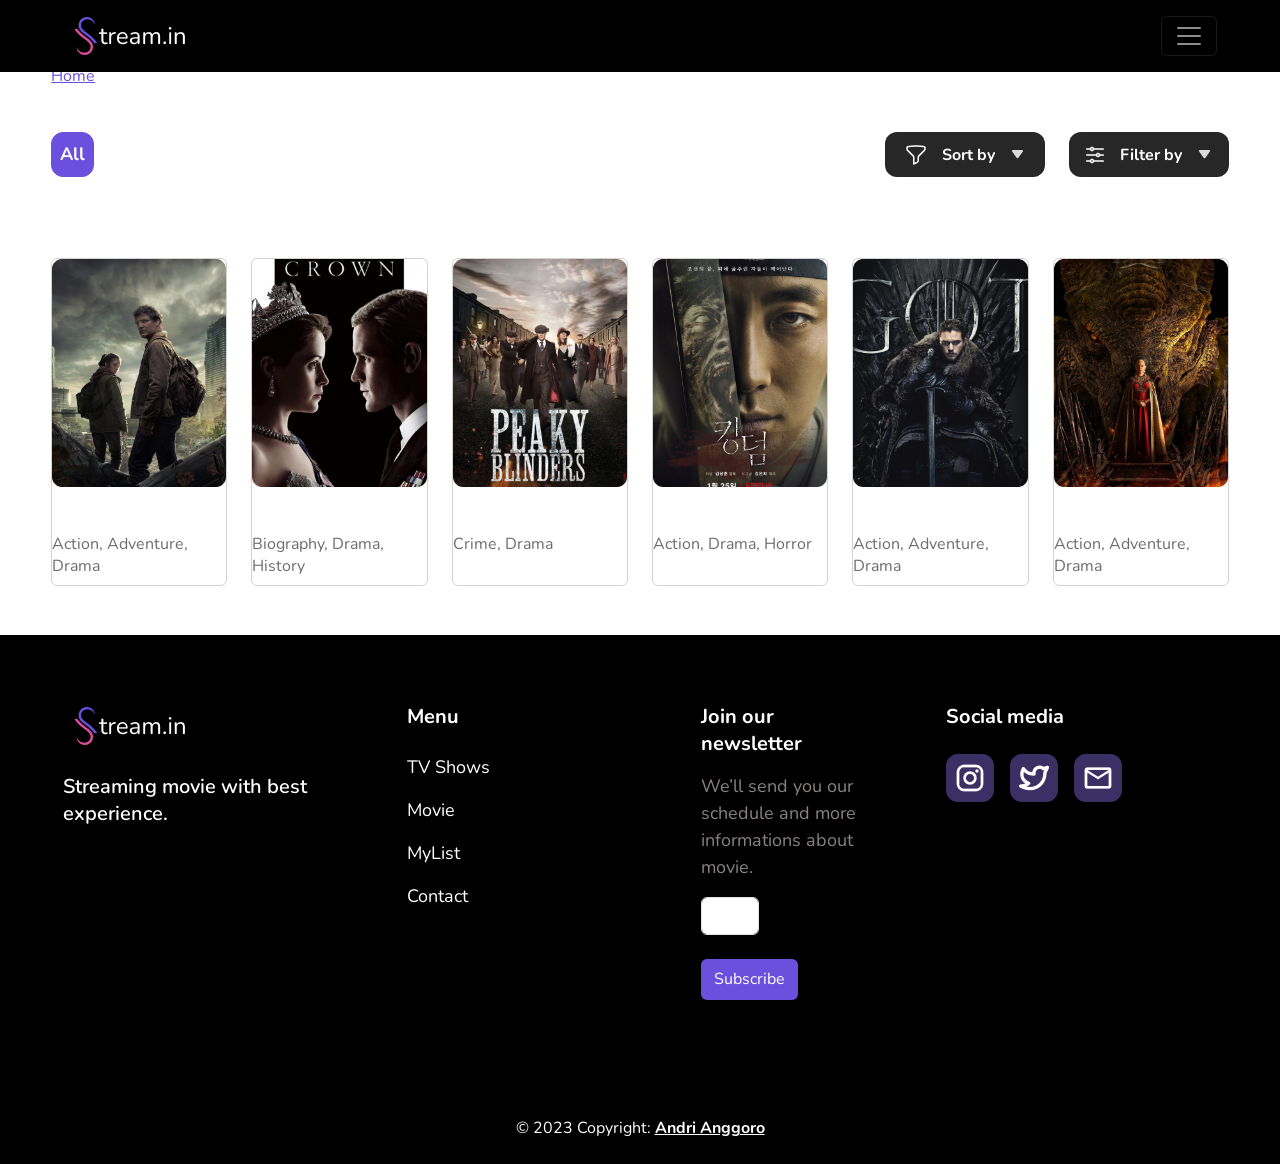
<file: tv-shows.html>
<!DOCTYPE html>
<html lang="en">
<head>
    <meta charset="UTF-8">
    <meta http-equiv="X-UA-Compatible" content="IE=edge">
    <meta name="viewport" content="width=device-width, initial-scale=1.0">
    <title>Stream.in - Most Popular</title>
    <link rel="icon" type="image/x-icon" href="./assets/images/icon.png">
    <link rel="stylesheet" href="./assets/css/styles.css">
    
    <link href="https://cdn.jsdelivr.net/npm/bootstrap@5.3.0-alpha1/dist/css/bootstrap.min.css" 
            rel="stylesheet" 
            integrity="sha384-GLhlTQ8iRABdZLl6O3oVMWSktQOp6b7In1Zl3/Jr59b6EGGoI1aFkw7cmDA6j6gD" 
            crossorigin="anonymous">
    <script src="https://cdn.jsdelivr.net/npm/bootstrap@5.3.0-alpha1/dist/js/bootstrap.bundle.min.js" 
            integrity="sha384-w76AqPfDkMBDXo30jS1Sgez6pr3x5MlQ1ZAGC+nuZB+EYdgRZgiwxhTBTkF7CXvN" 
            crossorigin="anonymous"></script>
    
    <link rel="preconnect" href="https://fonts.googleapis.com">
    <link rel="preconnect" href="https://fonts.gstatic.com" crossorigin>
    <link href="https://fonts.googleapis.com/css2?family=Nunito:ital,wght@0,400;0,700;1,400&family=Open+Sans:wght@700&display=swap" 
            rel="stylesheet">

    <link rel="preconnect" href="https://fonts.googleapis.com">
    <link rel="preconnect" href="https://fonts.gstatic.com" crossorigin>
    <link href="https://fonts.googleapis.com/css2?family=Cardo:wght@700&display=swap" rel="stylesheet">
    
    <link rel="stylesheet" href="https://cdn.jsdelivr.net/npm/bootstrap-icons@1.10.3/font/bootstrap-icons.css">   
</head>
<body class="home-page">
    <!-- Navbar -->
    <nav class="navbar navbar-expand-xxl bg-black navbar-dark fixed-top">
      <div class="container-fluid">
        <a class="navbar-brand text-white" href="./index.html"><img src="./assets/images/logo2.png" alt="logo"></a>
        <button class="navbar-toggler" type="button" data-bs-toggle="collapse" data-bs-target="#navbarSupportedContent" aria-controls="navbarSupportedContent" aria-expanded="false" aria-label="Toggle navigation">
          <span class="navbar-toggler-icon "></span>
        </button>
        <div class="collapse navbar-collapse" id="navbarSupportedContent">
          <ul class="navbar-nav me-auto mb-2 mb-lg-0">
            <li class="nav-item">
              <a class="nav-link active text-white" aria-current="page" href="./index.html">Home</a>
            </li>
            <li class="nav-item">
              <a class="nav-link text-white" href="./tv-shows.html">TV Shows</a>
            </li>
            <li class="nav-item">
              <a class="nav-link text-white" href="./movie.html">Movie</a>
            </li>
            <li class="nav-item">
              <a class="nav-link text-white" href="#" data-bs-toggle="modal" data-bs-target="#modalContactUs">Contact Us</a>
            </li>
          </ul>
          <div class="d-flex justify-content-center align-items-center gap-5">
            <form class="d-flex form justify-content-center align-items-center bg-dark" role="search">
              <input class="form-control bg-dark me-2 text-white" type="search" placeholder="Search" aria-label="Search">
              <button class="btn-search" type="submit">
                <i class="bi bi-search"></i>
              </button>
            </form>
            <div class="btn-navbar d-flex justify-content-center align-items-center gap-4">
              <a href="./signup.html"><button type="button" class="btn btn-outline-primary">Sign Up</button></a>
              <a href="./signin.html"><button type="button" class="btn btn-primary">Sign In</button></a>
            </div>
          </div>
        </div>
      </div>
    </nav>
    <!-- Navbar -->
    <div class="body-breadcrumb">
      <nav style="--bs-breadcrumb-divider: '>';" aria-label="breadcrumb">
          <ol class="breadcrumb align-items-center">
            <li class="breadcrumb-item"><a href="./index.html">Home</a></li>
            <li class="breadcrumb-item active" aria-current="page">TV-Shows</li>
          </ol>
        </nav>
    </div>
    <div class="body-content">
      <div class="d-flex justify-content-between align-items-center">
        <!-- button genre -->
      <nav class="navbar navbar-expand-xl navbar-dark select-genre">
        <div class="container-fluid">
          <button class="navbar-toggler" type="button" data-bs-toggle="collapse" data-bs-target="#selectGenre" aria-controls="selectGenre" aria-expanded="false" aria-label="Toggle navigation">
            <span class="navbar-toggler-icon"></span>
          </button>
          <div class="collapse navbar-collapse" id="selectGenre">
            <ul class="navbar-nav me-auto mb-2 mb-lg-0 gap-2">
              <li class="nav-item select-genre-all">
                <a class="nav-link" aria-current="page" href="#">All</a>
              </li>
              <li class="nav-item select-genre-item">
                <a class="nav-link" href="#">Action</a>
              </li>
              <li class="nav-item select-genre-item">
                <a class="nav-link" href="#">Adventure</a>
              </li>
              <li class="nav-item select-genre-item">
                <a class="nav-link" href="#">Comedy</a>
              </li>
              <li class="nav-item select-genre-item">
                <a class="nav-link" href="#">Drama</a>
              </li>
              <li class="nav-item select-genre-item">
                <a class="nav-link" href="#">Horror</a>
              </li>
              <li class="nav-item select-genre-item">
                <a class="nav-link" href="#">Sci-Fi</a>
              </li>
              <li class="nav-item select-genre-item">
                <a class="nav-link" href="#">Thriller</a>
              </li>
            </ul>
          </div>
        </div>
      </nav>
      <!-- Button Genre -->
      <!-- sort by & filter by -->
       <div class="filter-sortby d-flex justify-content-center align-items-center gap-4">
         <div class="sortby d-flex justify-content-center align-items-center">
           <a class="d-flex gap-3 align-items-center" href="">
             <img src="./assets/images/sortby.png" alt="">
             <span>Sort by</span>
             <img src="./assets/images/down.png" alt="">
           </a>
         </div>
         <div class="filter d-flex justify-content-center align-items-center">
            <a class="d-flex gap-3 align-items-center" href="">
             <img src="./assets/images/filter.png" alt="">
             <span>Filter by</span>
             <img src="./assets/images/down.png" alt="">
            </a>
          </div>
        </div>
      </div>
      <!-- sort by & filter by -->
      <!-- Most Popular -->
      <div class="card-most-popular">
        <div class="card-content d-flex justify-content-between">
          <span class="card-content-text">Most Popular</span>
        </div>
        <div class="row row-cols-2 row-cols-sm-2 row-cols-md-3 row-cols-xl-6 g-4 mb-4">
          <div class="col body-card-content">
            <div class="card">
              <img src="./assets/images/img-tvshows1.png" class="card-img-top" alt="img-popular1">
              <div class="card-img-overlay d-flex justify-content-center align-items-center">
                <button type="button" class="btn btn-primary" data-bs-toggle="modal" data-bs-target="#modal-Thelastofus">
                <i class="bi bi-play-circle"></i>
              </div>
              <div class="card-body card-content-title">
                <h6 class="card-title">The Last of Us</h6>
                <h6 class="h6-genre">Action, Adventure, Drama</h6>
              </div>
            </div>
          </div>
          <div class="col body-card-content">
            <div class="card">
              <img src="./assets/images/img-popular5.png" class="card-img-top" alt="img-popular2">
              <div class="card-img-overlay d-flex justify-content-center align-items-center">
                <button type="button" class="btn btn-primary" data-bs-toggle="modal" data-bs-target="#modal-Thecrown">
                <i class="bi bi-play-circle"></i>
              </div>
              <div class="card-body card-content-title">
                <h6 class="card-title">The Crown</h6>
                <h6 class="h6-genre">Biography, Drama, History</h6>
              </div>
            </div>
          </div>
          <div class="col body-card-content">
            <div class="card">
              <img src="./assets/images/img-tvshows2.png" class="card-img-top" alt="img-popular3">
              <div class="card-img-overlay d-flex justify-content-center align-items-center">
                <button type="button" class="btn btn-primary" data-bs-toggle="modal" data-bs-target="#modal-Peakyblinders">
                <i class="bi bi-play-circle"></i>
              </div>
              <div class="card-body card-content-title">
                <h6 class="card-title">Peaky Blinders</h6>
                <h6 class="h6-genre">Crime, Drama</h6>
              </div>
            </div>
          </div>
          <div class="col body-card-content">
            <div class="card">
              <img src="./assets/images/img-popular3.png" class="card-img-top" alt="img-popular4">
              <div class="card-img-overlay d-flex justify-content-center align-items-center">
                <button type="button" class="btn btn-primary" data-bs-toggle="modal" data-bs-target="#modal-Kingdom">
                <i class="bi bi-play-circle"></i>
              </div>
              <div class="card-body card-content-title">
                <h6 class="card-title">Kingdom</h6>
                <h6 class="h6-genre">Action, Drama, Horror</h6>
              </div>
            </div>
          </div>
          <div class="col body-card-content">
            <div class="card">
              <img src="./assets/images/img-popular1.png" class="card-img-top" alt="img-popular5">
              <div class="card-img-overlay d-flex justify-content-center align-items-center">
                <button type="button" class="btn btn-primary" data-bs-toggle="modal" data-bs-target="#modal-Gameofthrones">
                <i class="bi bi-play-circle"></i>
              </div>
              <div class="card-body card-content-title">
                <h6 class="card-title">Game of Thrones</h6>
                <h6 class="h6-genre">Action, Adventure, Drama</h6>
              </div>
            </div>
          </div>
          <div class="col body-card-content">
            <div class="card">
              <img src="./assets/images/img-popular2.png" class="card-img-top" alt="img-popular6">
              <div class="card-img-overlay d-flex justify-content-center align-items-center">
                <button type="button" class="btn btn-primary" data-bs-toggle="modal" data-bs-target="#modal-Houseofthedragon">
                <i class="bi bi-play-circle"></i>
              </div>
              <div class="card-body card-content-title">
                <h6 class="card-title">House of The Dragon</h6>
                <h6 class="h6-genre">Action, Adventure, Drama</h6>
              </div>
            </div>
          </div>
        </div>
      </div>
      <!-- Most Popular -->

      <!-- Modal Most Popular -->
      <!-- Modal Content Game of thrones -->
      <div class="modal fade" id="modal-Gameofthrones" tabindex="-1" aria-labelledby="exampleModalLabel" aria-hidden="true">
        <div class="modal-dialog modal-dialog-centered modal-xl">
          <div class="modal-content detail-content">
            <div class="modal-body detail-body">
              <div class="row detail-row">
                <div class="img-modal col-md d-flex justify-content-center">
                  <iframe width="560" height="315" src="https://www.youtube.com/embed/KPLWWIOCOOQ" title="YouTube video player" 
                  frameborder="0" allow="accelerometer; autoplay; clipboard-write; encrypted-media; gyroscope; picture-in-picture; web-share" 
                  allowfullscreen></iframe>
                </div>
                <div class="content-modal col-md">
                  <div class="header-modal d-flex justify-content-between" data-bs-theme="dark">
                    <h3 class="detail-title">Game of Thrones</h3>
                    <button type="button" class="btn-close" data-bs-dismiss="modal" aria-label="Close"></button>
                  </div>
                  <div class="content-genre d-flex gap-3">
                    <span>Action</span>
                    <span>Adventure</span>
                    <span>Drama</span>
                  </div>
                  <div class="content-spec">
                    <img src="./assets/images/titik.png" alt="point">
                    <span>+18</span>
                    <img src="./assets/images/titik.png" alt="point">
                    <span>2011</span>
                    <img src="./assets/images/titik.png" alt="point">
                    <span>57 Minutes</span>
                    <img class="modal-rating" src="./assets/images/rating.png" alt="rating">
                    <span>9.2</span>
                  </div>
                  <div class="content-synopsis">
                    <p>Nine noble families fight for control over the lands of Westeros, while an ancient enemy returns after being dormant for millennia.</p>
                  </div>
                  <div class="content-writers">
                    <div class="row detail-row">
                      <div class="column1 col-sm-3"><span>Directors</span></div>
                      <div class="column2 col-sm-9"><span>David Benioff, D.B. Weiss</span></div>
                    </div>
                    <div class="row detail-row">
                      <div class="column1 col-sm-3"><span>Writers</span></div>
                      <div class="column2  col-sm-9"><span>Johannes Roberts, Ernest Riera</span></div>
                    </div>
                    <div class="row detail-row">
                      <div class="column1 col-sm-3"><span>Stars</span></div>
                      <div class="column2  col-sm-9"><span>Emilia Clarke, Peter Dinklage, Kit Harington</span></div>
                    </div>
                  </div>
                  <div class="modal-watch row d-flex gap-4">
                    <div class="col-sm-7 d-flex gap-3">
                      <img src="./assets/images/img-modal-add.png" alt="">
                      <img src="./assets/images/img-modal-love.png" alt="">
                      <img src="./assets/images/img-modal-share.png" alt="">
                    </div>
                    <div class="btn-watch col-sm">
                      <a href="./streaming.html">
                        <button type="button" class="btn btn-primary d-flex justify-content-center align-items-center gap-2 btn-watch-now">
                          <img src="./assets/images/btn-watch.png" alt="">
                          <span>Watch Now</span>
                        </button>
                      </a>
                    </div>
                  </div>
                </div>
              </div>
            </div>
          </div>
        </div>
      </div>
      <!-- Modal Content Game of Thrones -->
      <!-- Modal Content House of The Dragon -->
      <div class="modal fade" id="modal-Houseofthedragon" tabindex="-1" aria-labelledby="exampleModalLabel" aria-hidden="true">
        <div class="modal-dialog modal-dialog-centered modal-xl">
          <div class="modal-content detail-content">
            <div class="modal-body detail-body">
              <div class="row detail-row">
                <div class="img-modal col-md d-flex justify-content-center">
                  <iframe width="560" height="315" src="https://www.youtube.com/embed/DotnJ7tTA34" title="YouTube video player" 
                  frameborder="0" allow="accelerometer; autoplay; clipboard-write; encrypted-media; gyroscope; picture-in-picture; web-share" 
                  allowfullscreen></iframe>
                </div>
                <div class="content-modal col-md">
                  <div class="header-modal d-flex justify-content-between" data-bs-theme="dark">
                    <h3 class="detail-title">House of The Dragon</h3>
                    <button type="button" class="btn-close" data-bs-dismiss="modal" aria-label="Close"></button>
                  </div>
                  <div class="content-genre d-flex gap-3">
                    <span>Action</span>
                    <span>Adventure</span>
                    <span>Drama</span>
                  </div>
                  <div class="content-spec">
                    <img src="./assets/images/titik.png" alt="point">
                    <span>+13</span>
                    <img src="./assets/images/titik.png" alt="point">
                    <span>2022</span>
                    <img src="./assets/images/titik.png" alt="point">
                    <span>57 Minutes</span>
                    <img class="modal-rating" src="./assets/images/rating.png" alt="rating">
                    <span>8.5</span>
                  </div>
                  <div class="content-synopsis">
                    <p>An internal succession war within House Targaryen at the height of its power, 172 years before the birth of Daenerys Targaryen.</p>
                  </div>
                  <div class="content-writers">
                    <div class="row detail-row">
                      <div class="column1 col-sm-3"><span>Directors</span></div>
                      <div class="column2 col-sm-9"><span>Ryan J. Condal, George R.R. Martin</span></div>
                    </div>
                    <div class="row detail-row">
                      <div class="column1 col-sm-3"><span>Writers</span></div>
                      <div class="column2  col-sm-9"><span>Johannes Roberts, Ernest Riera</span></div>
                    </div>
                    <div class="row detail-row">
                      <div class="column1 col-sm-3"><span>Stars</span></div>
                      <div class="column2  col-sm-9"><span>Rhys Ifans, Matt Smith, Fabien Frankel</span></div>
                    </div>
                  </div>
                  <div class="modal-watch row d-flex gap-4">
                    <div class="col-sm-7 d-flex gap-3">
                      <img src="./assets/images/img-modal-add.png" alt="">
                      <img src="./assets/images/img-modal-love.png" alt="">
                      <img src="./assets/images/img-modal-share.png" alt="">
                    </div>
                    <div class="btn-watch col-sm">
                      <a href="./streaming.html">
                        <button type="button" class="btn btn-primary d-flex justify-content-center align-items-center gap-2 btn-watch-now">
                          <img src="./assets/images/btn-watch.png" alt="">
                          <span>Watch Now</span>
                        </button>
                      </a>
                    </div>
                  </div>
                </div>
              </div>
            </div>
          </div>
        </div>
      </div>
      <!-- Modal Content Game of Thrones -->
      <!-- Modal Content Kingdom -->
      <div class="modal fade" id="modal-Kingdom" tabindex="-1" aria-labelledby="exampleModalLabel" aria-hidden="true">
        <div class="modal-dialog modal-dialog-centered modal-xl">
          <div class="modal-content detail-content">
            <div class="modal-body detail-body">
              <div class="row detail-row">
                <div class="img-modal col-md d-flex justify-content-center">
                  <iframe width="560" height="315" src="https://www.youtube.com/embed/4l-yByZpaaM" title="YouTube video player" 
                  frameborder="0" allow="accelerometer; autoplay; clipboard-write; encrypted-media; gyroscope; picture-in-picture; web-share" 
                  allowfullscreen></iframe>
                </div>
                <div class="content-modal col-md">
                  <div class="header-modal d-flex justify-content-between" data-bs-theme="dark">
                    <h3 class="detail-title">Kingdom</h3>
                    <button type="button" class="btn-close" data-bs-dismiss="modal" aria-label="Close"></button>
                  </div>
                  <div class="content-genre d-flex gap-3">
                    <span>Action</span>
                    <span>Drama</span>
                    <span>Horror</span>
                  </div>
                  <div class="content-spec">
                    <img src="./assets/images/titik.png" alt="point">
                    <span>+18</span>
                    <img src="./assets/images/titik.png" alt="point">
                    <span>2019</span>
                    <img src="./assets/images/titik.png" alt="point">
                    <span>45 Minutes</span>
                    <img class="modal-rating" src="./assets/images/rating.png" alt="rating">
                    <span>8.3</span>
                  </div>
                  <div class="content-synopsis">
                    <p>While strange rumors about their ill King grip a kingdom, the crown prince becomes their only hope against a mysterious plague overtaking the land.</p>
                  </div>
                  <div class="content-writers">
                    <div class="row detail-row">
                      <div class="column1 col-sm-3"><span>Directors</span></div>
                      <div class="column2 col-sm-9"><span>Ryan J. Condal, George R.R. Martin</span></div>
                    </div>
                    <div class="row detail-row">
                      <div class="column1 col-sm-3"><span>Writers</span></div>
                      <div class="column2  col-sm-9"><span>Johannes Roberts, Ernest Riera</span></div>
                    </div>
                    <div class="row detail-row">
                      <div class="column1 col-sm-3"><span>Stars</span></div>
                      <div class="column2  col-sm-9"><span>Ju Ji-HoonBae DoonaKim Sungkyu</span></div>
                    </div>
                  </div>
                  <div class="modal-watch row d-flex gap-4">
                    <div class="col-sm-7 d-flex gap-3">
                      <img src="./assets/images/img-modal-add.png" alt="">
                      <img src="./assets/images/img-modal-love.png" alt="">
                      <img src="./assets/images/img-modal-share.png" alt="">
                    </div>
                    <div class="btn-watch col-sm">
                      <a href="./streaming.html">
                        <button type="button" class="btn btn-primary d-flex justify-content-center align-items-center gap-2 btn-watch-now">
                          <img src="./assets/images/btn-watch.png" alt="">
                          <span>Watch Now</span>
                        </button>
                      </a>
                    </div>
                  </div>
                </div>
              </div>
            </div>
          </div>
        </div>
      </div>
      <!-- Modal Content Kingdom -->
      <!-- Modal Content Eternals -->
      <div class="modal fade" id="modal-Peakyblinders" tabindex="-1" aria-labelledby="exampleModalLabel" aria-hidden="true">
        <div class="modal-dialog modal-dialog-centered modal-xl">
          <div class="modal-content detail-content">
            <div class="modal-body detail-body">
              <div class="row detail-row">
                <div class="img-modal col-md d-flex justify-content-center">
                  <iframe width="560" height="315" src="https://www.youtube.com/embed/Ruyl8_PT_y8" title="YouTube video player" 
                  frameborder="0" allow="accelerometer; autoplay; clipboard-write; encrypted-media; gyroscope; picture-in-picture; web-share" 
                  allowfullscreen></iframe>
                </div>
                <div class="content-modal col-md">
                  <div class="header-modal d-flex justify-content-between" data-bs-theme="dark">
                    <h3 class="detail-title">Peaky Blinders</h3>
                    <button type="button" class="btn-close" data-bs-dismiss="modal" aria-label="Close"></button>
                  </div>
                  <div class="content-genre d-flex gap-3">
                    <span>Crime</span>
                    <span>Drama</span>
                  </div>
                  <div class="content-spec">
                    <img src="./assets/images/titik.png" alt="point">
                    <span>2013</span>
                    <img src="./assets/images/titik.png" alt="point">
                    <span>1 Hours</span>
                    <img class="modal-rating" src="./assets/images/rating.png" alt="rating">
                    <span>8.8</span>
                  </div>
                  <div class="content-synopsis">
                    <p>A gangster family epic set in 1900s England, centering on a gang who sew razor blades in the peaks of their caps, and their fierce boss Tommy Shelby.</p>
                  </div>
                  <div class="content-writers">
                    <div class="row detail-row">
                      <div class="column1 col-sm-3"><span>Directors</span></div>
                      <div class="column2 col-sm-9"><span>Steven Knight</span></div>
                    </div>
                    <div class="row detail-row">
                      <div class="column1 col-sm-3"><span>Writers</span></div>
                      <div class="column2  col-sm-9"><span>Chloé Zhao, Patrick Burleigh, Ryan Firpo</span></div>
                    </div>
                    <div class="row detail-row">
                      <div class="column1 col-sm-3"><span>Stars</span></div>
                      <div class="column2  col-sm-9"><span>Cillian Murphy, Paul Anderson, Sophie Rundle</span></div>
                    </div>
                  </div>
                  <div class="modal-watch row d-flex gap-4">
                    <div class="col-sm-7 d-flex gap-3">
                      <img src="./assets/images/img-modal-add.png" alt="">
                      <img src="./assets/images/img-modal-love.png" alt="">
                      <img src="./assets/images/img-modal-share.png" alt="">
                    </div>
                    <div class="btn-watch col-sm">
                      <a href="./streaming.html">
                        <button type="button" class="btn btn-primary d-flex justify-content-center align-items-center gap-2 btn-watch-now">
                          <img src="./assets/images/btn-watch.png" alt="">
                          <span>Watch Now</span>
                        </button>
                      </a>
                    </div>
                  </div>
                </div>
              </div>
            </div>
          </div>
        </div>
      </div>
      <!-- Modal Content Eternals -->
      <!-- Modal Content Crown -->
      <div class="modal fade" id="modal-Thecrown" tabindex="-1" aria-labelledby="exampleModalLabel" aria-hidden="true">
        <div class="modal-dialog modal-dialog-centered modal-xl">
          <div class="modal-content detail-content">
            <div class="modal-body detail-body">
              <div class="row detail-row">
                <div class="img-modal col-md d-flex justify-content-center">
                  <iframe width="560" height="315" src="https://www.youtube.com/embed/JWtnJjn6ng0" title="YouTube video player" 
                  frameborder="0" allow="accelerometer; autoplay; clipboard-write; encrypted-media; gyroscope; picture-in-picture; web-share" 
                  allowfullscreen></iframe>
                </div>
                <div class="content-modal col-md">
                  <div class="header-modal d-flex justify-content-between" data-bs-theme="dark">
                    <h3 class="detail-title">The Crown</h3>
                    <button type="button" class="btn-close" data-bs-dismiss="modal" aria-label="Close"></button>
                  </div>
                  <div class="content-genre d-flex gap-3">
                    <span>Biography</span>
                    <span>Drama</span>
                    <span>History</span>
                  </div>
                  <div class="content-spec">
                    <img src="./assets/images/titik.png" alt="point">
                    <span>2016</span>
                    <img src="./assets/images/titik.png" alt="point">
                    <span>58 Minutes</span>
                    <img class="modal-rating" src="./assets/images/rating.png" alt="rating">
                    <span>8.6</span>
                  </div>
                  <div class="content-synopsis">
                    <p>Follows the political rivalries and romance of Queen Elizabeth II's reign and the events that shaped the second half of the 20th century.</p>
                  </div>
                  <div class="content-writers">
                    <div class="row detail-row">
                      <div class="column1 col-sm-3"><span>Directors</span></div>
                      <div class="column2 col-sm-9"><span>Peter Morgan</span></div>
                    </div>
                    <div class="row detail-row">
                      <div class="column1 col-sm-3"><span>Writers</span></div>
                      <div class="column2  col-sm-9"><span>Chloé Zhao, Patrick Burleigh, Ryan Firpo</span></div>
                    </div>
                    <div class="row detail-row">
                      <div class="column1 col-sm-3"><span>Stars</span></div>
                      <div class="column2  col-sm-9"><span>Claire Foy, Olivia Colman, Imelda Staunton</span></div>
                    </div>
                  </div>
                  <div class="modal-watch row d-flex gap-4">
                    <div class="col-sm-7 d-flex gap-3">
                      <img src="./assets/images/img-modal-add.png" alt="">
                      <img src="./assets/images/img-modal-love.png" alt="">
                      <img src="./assets/images/img-modal-share.png" alt="">
                    </div>
                    <div class="btn-watch col-sm">
                      <a href="./streaming.html">
                        <button type="button" class="btn btn-primary d-flex justify-content-center align-items-center gap-2 btn-watch-now">
                          <img src="./assets/images/btn-watch.png" alt="">
                          <span>Watch Now</span>
                        </button>
                      </a>
                    </div>
                  </div>
                </div>
              </div>
            </div>
          </div>
        </div>
      </div>
      <!-- Modal Content Crown -->
      <!-- Modal Content The Last of Us -->
      <div class="modal fade" id="modal-Thelastofus" tabindex="-1" aria-labelledby="exampleModalLabel" aria-hidden="true">
        <div class="modal-dialog modal-dialog-centered modal-xl">
          <div class="modal-content detail-content">
            <div class="modal-body detail-body">
              <div class="row detail-row">
                <div class="img-modal col-md d-flex justify-content-center">
                  <iframe width="560" height="315" src="https://www.youtube.com/embed/uLtkt8BonwM" title="YouTube video player" 
                  frameborder="0" allow="accelerometer; autoplay; clipboard-write; encrypted-media; gyroscope; picture-in-picture; web-share" 
                  allowfullscreen></iframe>
                </div>
                <div class="content-modal col-md">
                  <div class="header-modal d-flex justify-content-between" data-bs-theme="dark">
                    <h3 class="detail-title">The Last of Us</h3>
                    <button type="button" class="btn-close" data-bs-dismiss="modal" aria-label="Close"></button>
                  </div>
                  <div class="content-genre d-flex gap-3">
                    <span>Action</span>
                    <span>Adventure</span>
                    <span>Drama</span>
                  </div>
                  <div class="content-spec">
                    <img src="./assets/images/titik.png" alt="point">
                    <span>2023</span>
                    <img src="./assets/images/titik.png" alt="point">
                    <span>50 Minutes</span>
                    <img class="modal-rating" src="./assets/images/rating.png" alt="rating">
                    <span>9.0</span>
                  </div>
                  <div class="content-synopsis">
                    <p>After a global pandemic destroys civilization, a hardened survivor takes charge of a 14-year-old girl who may be humanity's last hope.</p>
                  </div>
                  <div class="content-writers">
                    <div class="row detail-row">
                      <div class="column1 col-sm-3"><span>Directors</span></div>
                      <div class="column2 col-sm-9"><span>Neil Druckmann</span></div>
                    </div>
                    <div class="row detail-row">
                      <div class="column1 col-sm-3"><span>Writers</span></div>
                      <div class="column2  col-sm-9"><span>Craig Mazin</span></div>
                    </div>
                    <div class="row detail-row">
                      <div class="column1 col-sm-3"><span>Stars</span></div>
                      <div class="column2  col-sm-9"><span>Pedro Pascal, Bella Ramsey, Anna Torv</span></div>
                    </div>
                  </div>
                  <div class="modal-watch row d-flex gap-4">
                    <div class="col-sm-7 d-flex gap-3">
                      <img src="./assets/images/img-modal-add.png" alt="">
                      <img src="./assets/images/img-modal-love.png" alt="">
                      <img src="./assets/images/img-modal-share.png" alt="">
                    </div>
                    <div class="btn-watch col-sm">
                      <a href="./streaming.html">
                        <button type="button" class="btn btn-primary d-flex justify-content-center align-items-center gap-2 btn-watch-now">
                          <img src="./assets/images/btn-watch.png" alt="">
                          <span>Watch Now</span>
                        </button>
                      </a>
                    </div>
                  </div>
                </div>
              </div>
            </div>
          </div>
        </div>
      </div>
      <!-- Modal Content Annabelle: Creation -->
      <!-- Modal Most Popular --> 
    </div>

    <!-- Modal Contact Us -->
    <div class="modal fade" id="modalContactUs" tabindex="-1" aria-labelledby="exampleModalLabel" aria-hidden="true">
      <div class="modal-dialog contact-dialog modal-lg">
        <div class="modal-content contact-content">
          <div class="modal-header contact-header" data-bs-theme="dark">
            <h1 class="modal-title contact-title fs-5" id="exampleModalLabel">Contact Us</h1>
            <button type="button" class="btn-close" data-bs-dismiss="modal" aria-label="Close"></button>
          </div>
          <div class="modal-body contact-body">
            <div class="modal-quote">
              <p>Our friendly team would love to hear from you!</p>
            </div>
            <div class="row">
              <div class="col-md">
                <div class="mb-3 contact-data">
                  <label for="exampleFormControlInput1" class="form-label contact-label">First Name</label>
                  <input type="text" class="form-control contact-input" id="exampleFormControlInput1" placeholder="First Name">
                </div>
              </div>
              <div class="col-md">
                <div class="mb-3 contact-data">
                  <label for="exampleFormControlInput1" class="form-label contact-label">Last Name</label>
                  <input type="text" class="form-control contact-input" id="exampleFormControlInput1" placeholder="Last Name">
                </div>
              </div>
            </div>
            <div class="mb-3 contact-data">
              <label for="exampleFormControlInput1" class="form-label contact-label">Email Address</label>
              <input type="email" class="form-control contact-input" id="exampleFormControlInput1" placeholder="Email Address">
            </div>
            <div class="mb-3 contact-data">
              <label for="exampleFormControlInput1" class="form-label contact-label">Subject</label>
              <input type="test" class="form-control contact-input" id="exampleFormControlInput1" placeholder="Subject">
            </div>
            <div class="mb-3 contact-data">
              <label for="exampleFormControlTextarea1" class="form-label contact-label">Message</label>
              <textarea class="form-control contact-textArea" id="exampleFormControlTextarea1" rows="6" placeholder="Enter Your Message"></textarea>
            </div>
          </div>
          <div class="modal-footer contact-footer" >
            <button type="button" class="btn btn-secondary" data-bs-dismiss="modal" >Close</button>
            <button type="button" class="btn btn-primary">Send Message</button>
          </div>
        </div>
      </div>
    </div>
    <!-- Modal Contact Us -->

    <!-- Footer -->
    <footer class="text-center text-lg-start bg-black text-muted">
      <div class="body-footer">
        <div class="container-fluid text-center text-md-start mt-5">
          <div class="row mt-3">
            <div class="footer-content col-md-3 col-lg-4 col-xl-3 mb-4">
              <h6 class="fw-bold mb-4"><img src="./assets/images/logo2.png" alt=""></h6>
              <p>Streaming movie with best <br> experience.</p>
            </div>
            <div class="menu-footer col-md-2 col-lg-2 col-xl-2 mx-auto mb-4">
              <h6 class="fw-bold mb-4 text-white">Menu</h6>
              <p><a href="#!" class="text-white">TV Shows</a></p>
              <p><a href="#!" class="text-white">Movie</a></p>
              <p><a href="#!" class="text-white">MyList</a></p>
              <p><a href="#!" class="text-white">Contact</a></p>
            </div>
            <div class="col-md-3 col-lg-2 col-xl-2 mx-auto mb-4">
              <form action="">
                <div class="row">
                  <div class="title-subscribe col-auto mb-4 mb-md-0">
                    <h6>Join our newsletter</h6>
                    <p class="pt-2">We’ll send you our schedule and more informations about movie.</p>
                  </div>
                </div>
                <div class="row">
                  <div class="col-md-5 col-12 mb-4">
                    <div class="form-outline">
                      <input type="email" id="form5Example25" class="form-control "/>
                    </div>
                  </div>
                  <div class=" btn-subscribe col-auto mb-4">
                    <button type="submit" class="btn mb-4">Subscribe</button>
                  </div>
                </div>
              </form>
            </div>
            <div class="sosmed col-md-4 col-lg-3 col-xl-  mb-4">
              <h6 class="fw-bold mb-4">Social media</h6>
              <div class="d-flex gap-3">
                <a href="#"><img src="./assets/images/ig.png" alt=""></a>
                <a href="#"><img src="./assets/images/twitter.png" alt=""></a>
                <a href="#"><img src="./assets/images/email2.png" alt=""></a>
              </div>
            </div>
          </div>
        </div>
      </div>
      <div class="text-center p-4 text-white" style="background-color: rgba(0, 0, 0, 0.05);">
        <span> © 2023 Copyright:</span>
        <a class="text-reset fw-bold text-white" href="https://mdbootstrap.com/">Andri Anggoro</a>
      </div>
    </footer>
    <!-- Footer -->
</body>
</html>
</file>
<file: assets/css/styles.css>
/* .home-page {
    background-color: #151515;
    background-color: black;
} */

* {
    font-family: 'Nunito', sans-serif;
}

/* Navbar */
.navbar > .container-fluid {
    margin-left: 4vw;
    margin-right: 4vw;
}

.nav-item > a {
    font-style: normal;
    font-weight: 700 ;
    font-size:  18px;
    line-height: 27px;
}

.form > input {
    border: none;
    transition: 0.5s;
}

.form > input:focus{
    box-shadow: none;
}

div > .form {
    border-radius: 8px;
    border: 1px solid #252525;
    width: 443px;
    height: 40px;
}

.form > .btn-search{
    font-size: 15px;
    margin-right: 6px;
    background-color: #333333;
    color: white;
    border: none;
    border-radius: 6px;
}

.form > input::placeholder {
    color: #8D8B8B;
    font-style: normal;
    font-weight: 400;
    font-size: 14px;
    line-height: 19px;
}

.btn-navbar > a > .btn-outline-primary {
    border: 2px solid  #6B4FDD;
    color:  #6B4FDD;
    font-style: normal;
    font-weight: 700;
    font-size: 16px;
    line-height: 22px;
    border-radius: 10px; 
}

.btn-navbar > a > .btn-outline-primary:hover {
    border: 2px solid  #6B4FDD;
    color: white;
    background-color: #6B4FDD;
}

.btn-navbar > a > .btn-primary {
    border: 2px solid  #6B4FDD;
    background-color: #6B4FDD;
    font-style: normal;
    font-weight: 700;
    font-size: 16px;
    line-height: 22px;
    height: 38px;
    width: 86px;
    border-radius: 10px;
}

.btn-navbar > a > .btn-primary:hover {
    background-color:  #A089FF;
    border: 2px solid  #A089FF;
}

.btn-navbar > .form-check {
    display: flex;
}
/* Navbar */

.body-content {
    padding: 10px 4vw 2vw 4vw;
    
}

/* Body carousel */
.body-content-carousel {
    padding: 125px 4vw 2vw 4vw; 
}

/* Body Home */
.body-content-home {
    padding: 0 4vw 2vw 4vw; 
}

/* Caraousel */
.body-content-home > .container-fluid {
    margin-bottom: 2vw;
}


.carousel > .carousel-control-prev {
    margin-left: 20px;
    justify-content: start;
    width: 2%;
}

.carousel > .carousel-control-next {
    margin-right: 20px;
    justify-content: end;
    width: 2%;
}

.carousel-item > .carousel-btn {
    position: absolute;
    width: 45%;
    text-align: left;
    left: 3.5%;
    transform: translatey(-50%);
    bottom: 5vw;
}

.watch-now {
    text-decoration: none;
}

.trailer {
    text-decoration: none;
}

.watch-now > .carousel-btn-play{
    background-color: #6B4FDD;
    border: 1px solid #6B4FDD;
    padding: 0.7vw;
    border-radius: 16px;
    width: 9vw;
    height: 2.5vw;
}

.watch-now >  .carousel-btn-play:hover{
    background-color: #A089FF;
    border: 1px solid #A089FF;
}

.trailer > .btn-trailer{
    padding: 0.7vw;
    border-radius: 16px;
    width: 9vw;
    height: 2.5vw;
}

.trailer > .btn-trailer:hover{
    background-color: #A089FF;
    border: 1px solid #A089FF;
}

.carousel-btn-play > span {
    color: white;
    font-style: normal;
    font-weight: 700;
    font-size: 0.9vw;
    line-height: 27px;
}

.btn-trailer > span {
    color: white;
    font-style: normal;
    font-weight: 700;
    font-size: 0.9vw;
    line-height: 27px;
}

/* Button Genre */

.select-genre {
    background-color: transparent;
}

.select-genre > .container-fluid {
    margin: 0;
    padding: 0;
}
.select-genre-item > a {
    color: white;
}
.select-genre-all > a {
    color: white;
}
.select-genre-all {
    border: 1px solid #6B4FDD;
    border-radius: 12px;
    background-color: #6B4FDD;
}

.select-genre-item {
    border: 1px solid white;
    border-radius: 12px;
    background-color: transparent;
}
.select-genre-item:hover {
    border: 1px solid black;
    border-radius: 12px;
    background-color: #6B4FDD;
}

.select-genre-item > a:hover{
    color: white;
}

.select-genre-all > a:hover{
    color: white;
}

/* Continue Watching */
.continue {
    margin: 24px 0 24px 0;
}

.continue > .text-continue {
    color: white;
    font-style: normal;
    font-weight: 700;
    font-size: 24px;
    line-height: 33px;
}

.continue > span {
    color: #6D6D6D;
    font-style: normal;
    font-weight: 400;
    font-size: 24px;
    line-height: 33px;

}

.continue-title > h6 {
    color: white;
    font-style: normal;
    font-weight: 700;
    font-size: 16px;
    line-height: 22px;
    padding: 24px 0 0 0;
}
/* Continue Watching */

/* Card Content */
.card-content {
    margin: 20px 0 20px 0;
}

.card-content > .card-content-text {
    color: white;
    font-style: normal;
    font-weight: 700;
    font-size: 24px;
    line-height: 33px;
}

.card-content > .see-more > a {
    color: white;
    font-style: normal;
    font-weight: 400;
    font-size: 24px;
    line-height: 33px;
    text-decoration: none;
}

/* .row > .body-card-content {
    padding: 0;
} */

.body-card-content > .card {
    background: none;
    width: auto;
    height: 100%;
}

.card > .card-content-title {
    padding: 16px 0 0px 0;
}

.card-content-title > .card-title {
    color: white;
    font-style: normal;
    font-weight: 700;
    font-size: 16px;
    line-height: 22px;
}

.card-content-title > .h6-genre {
    font-style: normal;
    font-weight: 400;
    font-size: 16px;
    line-height: 22px;
    color: #6D6D6D;
}

/* Card Content */

/* Theater */
.body-theater > .theater-card {
    background: none;
}

.theater-card > .row {
    background: #2B2A2A;
}

.theater-card-body {
    padding-left: 1vw;
}

.theater-card-body > .card-title {
    margin: 0;
}

.theater-card-body > .card-textWaktu {
    color: #7D7D7D;
    font-style: normal;
    font-weight: 400;
    font-size: 10px;
    line-height: 14px;
}

.theater-card-body  > .card-textGenre {
    color: white;
    font-style: italic;
    font-weight: 400;
    font-size: 12px;
    line-height: 16px;
}

.row > p {
    color: white;
    font-style: italic;
    font-weight: 400;
    font-size: 12px;
    line-height: 16px;
}
/* Theater */

/* Footer */
footer > .body-footer {
    padding: 20px 4vw 20px 4vw;
}

.footer-content > p {
    color: white;
    font-style: normal;
    font-weight: 600;
    font-size: 20px;
    line-height: 27px;
}

.menu-footer > h6 {
    font-style: normal;
    font-weight: 700;
    font-size: 20px;
    line-height: 27px;
}

.menu-footer > p > a {
    text-decoration: none;
    font-style: normal;
    font-weight: 400;
    font-size: 18px;
    line-height: 27px;
}

.title-subscribe > h6 {
    color: white;
    font-style: normal;
    font-weight: 700;
    font-size: 20px;
    line-height: 27px;
}

.title-subscribe > p {
    color: #8A8282;
    font-style: normal;
    font-weight: 400;
    font-size: 18px;
    line-height: 27px;
}

.sosmed > h6 {
    color: white;
    font-style: normal;
    font-weight: 700;
    font-size: 20px;
    line-height: 27px;
}

.btn-subscribe > .btn {
    color: white;
    font-style: normal;
    font-weight: 400;
    font-size: 16px;
    line-height: 27px;
    background-color: #6B4FDD;
}

.card:hover {
    transform: scale(1.1);
    transition: 1s;
    opacity: 0.7;
    
}

.card:hover .card-img-overlay > button{
    transform: scale(1.1);
    visibility: visible;
    transition: 1s;
    
}

.card-img-overlay > button > i {
    font-size: 70px;
    
}
.card-img-overlay > button {
    color: white;
    background-color: transparent;
    border: none;
    visibility: hidden;
}

.card-img-overlay > button:hover {
    color: white;
    background-color: transparent;
    border: none;
    transition: 1s;
}

/* modal */
.modal-dialog > .detail-content {
    border-radius: 24px;
    background-color:  #1F1E1E;
}

.detail-content > .detail-body {
    padding: 35px;
    
}

.detail-body > .detail-row {
    margin-left: 0;
    margin-right: 0;
}

.detail-row > .img-modal {
    padding-left: 0;
    padding-right: 0;
}

.detail-row > .content-modal {
    margin-left: 25px;
    padding-right: 0;
}

.header-modal > .detail-title {
    color: white;
    font-style: normal;
    font-weight: 700;
    font-size: 24px;
    line-height: 33px;
    margin-bottom: 0;
}

.content-genre > span {
    color: white;
    font-style: normal;
    font-weight: 400;
    font-size: 12px;
    line-height: 16px;
    padding: 4px 16px 4px 16px;
    border: 1px solid white;
    border-radius: 8px;
}

.content-spec > span {
    color: white;
    font-style: normal;
    font-weight: 400;
    font-size: 12px;
    line-height: 16px;
    margin-right: 10px;
}

.content-spec > .modal-rating {
    width: 14px;
}

.content-synopsis > p {
    color: white;
    font-style: normal;
    font-weight: 400;
    font-size: 14px;
    line-height: 16px;
   
}

.column1 {
    color: #6D6D6D;
    font-style: normal;
    font-weight: 400;
    font-size: 14px;
    line-height: 16px;
}

.column2 {
    color: white;
    font-style: normal;
    font-weight: 400;
    font-size: 14px;
    line-height: 16px;
}

.content-genre {
    margin-top: 10px;
    margin-bottom: 17px;
    
}

.content-spec {
    margin-bottom: 20px;
}

.content-synopsis {
    margin-bottom: 20px;
}

.content-writers {
    margin-bottom: 20px;
}

.content-writers > .row {
    margin-bottom: 8px;
}
.modal-watch {
    margin-top: 55px;
    
}

.btn-watch > a > button {
    background-color: #6B4FDD;
    border: none;
    width: 136px;
    border-radius: 16px;
    font-style: normal;
    font-weight: 400;
    font-size: 16px;
    line-height: 22px;
}

.btn-watch > a {
    text-decoration: none;
  
}


.btn-watch > a > button:hover {
    background-color: #A089FF;
  
}

.btn-close {
    color: white;
    background-color: whitesmoke;
}

/* Modal Contact Us */
.contact-dialog > .contact-content {
    border-radius: 20px;
    background-color:  #1F1E1E;
    padding: 23px;
    
}

.contact-content > .contact-header {
    border: none;
}

.contact-title {
    color: white;
    font-style: normal;
    font-weight: 700;
    font-size: 24px;
    line-height: 33px;
}

.contact-content > .contact-body {
    padding-top: 0;
}

.modal-quote {
    padding-bottom: 20px;
    color: #6D6D6D;
    font-style: normal;
    font-weight: 400;
    font-size: 16px;
    line-height: 22px;
    }

.contact-data > .contact-label {
    color: white;
    font-style: normal;
    font-weight: 400;
    font-size: 16px;
    line-height: 22px;
}

.contact-data > .contact-input {
    background-color: #252525;
    border: 1px solid #252525;
    border-radius: 8px;
}

.contact-data > .contact-input::placeholder {
    color: #595959;
    font-style: normal;
    font-weight: 400;
    font-size: 16px;
    line-height: 22px;
}
.contact-data > .contact-input:focus {
    background-color: #252525;
    border: 1px solid #252525;
    color: white;
    box-shadow: none;
}

.contact-data > .contact-textArea {
    background-color: #252525;
    border: 1px solid #252525;
    border-radius: 8px;
}

.contact-data > .contact-textArea::placeholder {
    color: #595959;
    font-style: normal;
    font-weight: 400;
    font-size: 16px;
    line-height: 22px;
}

.contact-data > .contact-textArea:focus {
    background-color: #252525;
    border: 1px solid #252525;
    color: white;
    box-shadow: none;
    
}

.contact-content > .contact-footer {
    border: none;
}

.contact-footer >.btn-primary {
    background-color: #6B4FDD;
    border: 1px solid  #6B4FDD;
}


.contact-footer > .btn-primary:hover {
    background-color:  #A089FF;
    border: 1px solid  #A089FF;
}

/* TV-Shows */
.body-breadcrumb {
    padding: 5vw 4vw 10px 4vw;
}

.breadcrumb-item > a {
    color:  #6B4FDD;
}

.breadcrumb > .breadcrumb-item.active {
    color: white;
    font-style: normal;
    font-weight: 700;
    font-size: 14px;
    line-height: 19px;
    }

li.breadcrumb-item.active::before {
    color: white;
}

/* Alert */

.body-alert > .alert-new {
    height: 40px; 
    z-index: 999; 
    margin-top: 85px; 
    right: 10px;
    padding-left: 10px;
    padding-right: 10px;
    font-weight: 400;
    font-size: 16px;
    line-height: 22px;
    border: none;
}

/* Sign-In */

.signin-body {
    background-color: #1A1919;
    
}

.signin-title {
    color: #A089FF;
    font-style: normal;
    font-weight: 700;
    font-size: 38px;
    line-height: 180%;

}

.gr-signin-input > .signin-input {
    background-color: #262626;
    border: none;
    
}

.gr-signin-input > .signin-input::placeholder{
    color: #696666;
}

.gr-signin-input > .signin-input:focus {
    background-color: #262626;
    box-shadow: none;
    color: white;
    
}

.gr-signin-check > .signin-check-input {
    background-color: #262626;
    border: 1px solid #A089FF;
}

.gr-signin-check > .signin-check-input:focus {
    background-color: #262626;
    box-shadow: none;
    color: white;
}

.signin-remember {
    color: white;
    font-style: normal;
    font-weight: 400;
    font-size: 16px;
    line-height: 180%;
}

.signin-forgot > p > a {
    color: #A089FF;
    text-decoration: none;
    font-style: normal;
    font-weight: 400;
    font-size: 16px;
    line-height: 180%;
}

.gr-signin-btn > a > .signin-btn {
    background-color: #6B4FDD;
    border: none;
    color: white;
    font-style: normal;
    font-weight: 700;
    font-size: 20px;
    line-height: 180%;  
}

.gr-signin-btn > a > .signin-btn:hover {
    background-color: #A089FF;
    color: white;
}

.signin-signup {
    color: white;
    font-style: normal;
    font-weight: 400;
    font-size: 16px;
    line-height: 180%;
}

.signin-signup > a {
    color: #A089FF;
    text-decoration: none;
    font-style: normal;
    font-weight: 400;
    font-size: 16px;
    line-height: 180%;
}


/* Sign-Up */

.signup-body {
    background-color: #1A1919;
    
}

.signup-title {
    color: #A089FF;
    font-style: normal;
    font-weight: 700;
    font-size: 38px;
    line-height: 180%;

}

.gr-signup-input > .signup-input {
    background-color: #262626;
    border: none;
}

.gr-signup-input > .signup-input::placeholder{
    color: #696666;
}

.gr-signup-input > .signup-input:focus {
    background-color: #262626;
    box-shadow: none;
    color: white;
}

.gr-signup-check > .signup-check-input {
    background-color: #262626;
    border: 1px solid #A089FF;
}

.gr-signup-check > .signup-check-input:focus {
    background-color: #262626;
    box-shadow: none;
    color: white;
}

.gr-signup-btn > a > .signup-btn {
    background-color: #6B4FDD;
    border: none;
    color: white;
    font-style: normal;
    font-weight: 700;
    font-size: 20px;
    line-height: 180%;  
}

.gr-signup-btn > a > .signup-btn:hover {
    background-color: #A089FF;
    color: white;
}

.signup-signin {
    color: white;
    font-style: normal;
    font-weight: 400;
    font-size: 16px;
    line-height: 180%;
}

.signup-signin > a {
    color: #A089FF;
    text-decoration: none;
    font-style: normal;
    font-weight: 400;
    font-size: 16px;
    line-height: 180%;
}

.streaming-title > h3 {
    color: white;
    font-style: normal;
    font-weight: 700;
    font-size: 32px;
    line-height: 44px;
    margin-top: 40px;

}

.streaming-genre > span {
    color: white;
    font-style: normal;
    font-weight: 700;
    font-size: 18px;
    line-height: 27px;
}

.streaming-year > img {
    width: 10px;
}

.streaming-year > span {
    color: white;
    font-style: normal;
    font-weight: 700;
    font-size: 18px;
    line-height: 27px;
}

.streaming-rating > img {
    width: 15px;
}

.streaming-rating > span {
    color: white;
    font-style: normal;
    font-weight: 700;
    font-size: 18px;
    line-height: 27px;
}

.streaming-synopsis > p {
    color: white;
    font-style: normal;
    font-weight: 400;
    font-size: 18px;
    line-height: 27px;
    margin-top: 20px;
}

.streaming-creators > span {
    color: #9F9B99;
    font-style: italic;
    font-weight: 400;
    font-size: 16px;
    line-height: 22px;
}

.season-btn > button {
    color: white;
    background-color: #222222;
    padding: 6px 24px;
    border-radius: 8px;
    border: 1px solid #ffffff; 
}

.season-btn > .btn-season1 {
    color: white;
    background-color: #6B4FDD;
    padding: 6px 24px;
    border-radius: 8px;
    border: 1px solid #6B4FDD; 
}

.container-season {
    margin-top: 40px;
}


.season-content {
    margin-top: 50px;
}

.season-title {
    margin-bottom: 15px;
}

.season-title-text {
    color: white;
    font-style: normal;
    font-weight: 700;
    font-size: 16px;
    line-height: 22px;
}

.season-title-text > span {
    color: white;
    font-style: normal;
    font-weight: 400;
    font-size: 16px;
    line-height: 22px;
}

.season-spec {
    margin-bottom: 20px;
}

.season-spec > span {
    color: white;
    font-style: normal;
    font-weight: 400;
    font-size: 14px;
    line-height: 22px;
    margin-right: 7px;
}

.season-rating {
    width: 13px;
    margin-right: 5px;
}

.season-titik {
    width: 8px;
    margin-right: 5px;
}

.season-synopsis > p {
    color: #6D6D6D;
    font-style: normal;
    font-weight: 400;
    font-size: 14px;
    line-height: 19px;
}

/* Reviews */

.container-reviews {
    margin-top: 70px;
    margin-bottom: 90px;
}

.reviews-title > h4 {
    color: white;
    font-style: normal;
    font-weight: 700;
    font-size: 24px;
    line-height: 33px;
    margin: 0;
}

.reviews-ratings > img {
    width: 17px;
}

.reviews-ratings > span {
    color: white;
    font-style: normal;
    font-weight: 400;
    font-size: 16px;
    line-height: 22px;
}

.reviews-content {
    margin-top: 30px;
    
}

.reviews-people {
    background-color: #1F1E1E;
    border-radius: 16px;
    padding: 13px;
}

.row > .img-people {
    padding-left: 0;
    padding-right: 0;
}

.reviews-content-name > h6 {
    color: white;
    font-style: normal;
    font-weight: 600;
    font-size: 16px;
    line-height: 16px;
}

.content-ratings-img > img {
    width: 14px;
}

.content-ratings-value {
    color: white;
    font-style: normal;
    font-weight: 600;
    font-size: 14px;
    line-height: 16px;
    margin: 0;
}

.reviews-message > p{
    color: #7D7D7D;
    font-style: italic;
    font-weight: 400;
    font-size: 14px;
    line-height: 19px;
    margin-top: 10px;
    margin-bottom: 0px;
}


/* sortby & filter */

.sortby {
    width: 160px;
    height: 45px;
    background-color: #272727;
    border-radius: 12px;
}

.sortby > a {
    color: white;
    font-style: normal;
    font-weight: 700;
    font-size: 16px;
    line-height: 22px;
    text-decoration: none; 
}

.filter {
    width: 160px;
    height: 45px;
    background-color: #272727;
    border-radius: 12px;
}

.filter > a {
    color: white;
    font-style: normal;
    font-weight: 700;
    font-size: 16px;
    line-height: 22px;
    text-decoration: none; 
}
</file>
<file: assets/css/responsive.css>
@media only screen and (max-width: 1400px) {
    .body-content-carousel {
        padding: 125px 0 2vw 0; 
    }
    
    .carousel-item > .carousel-btn {
        left: 3.5%;
        bottom: 5vw;
    }
    .form-outline > .form-control {
        width: 12vw;
    }
}

@media only screen and (max-width: 1200px) {
    .carousel-item > .carousel-caption {
        width: 50vw;
        top: 10vw;
    }
    
}

@media only screen and (max-width: 992px) {
    .carousel-item {
        padding: auto auto;
    }
    .trailer {
        display: none;     
    
    }
}

@media only screen and (max-width: 768px) {
    .form-outline > .form-control {
        width: 100%;
        padding-right: 30vw;
    }
}
</file>
